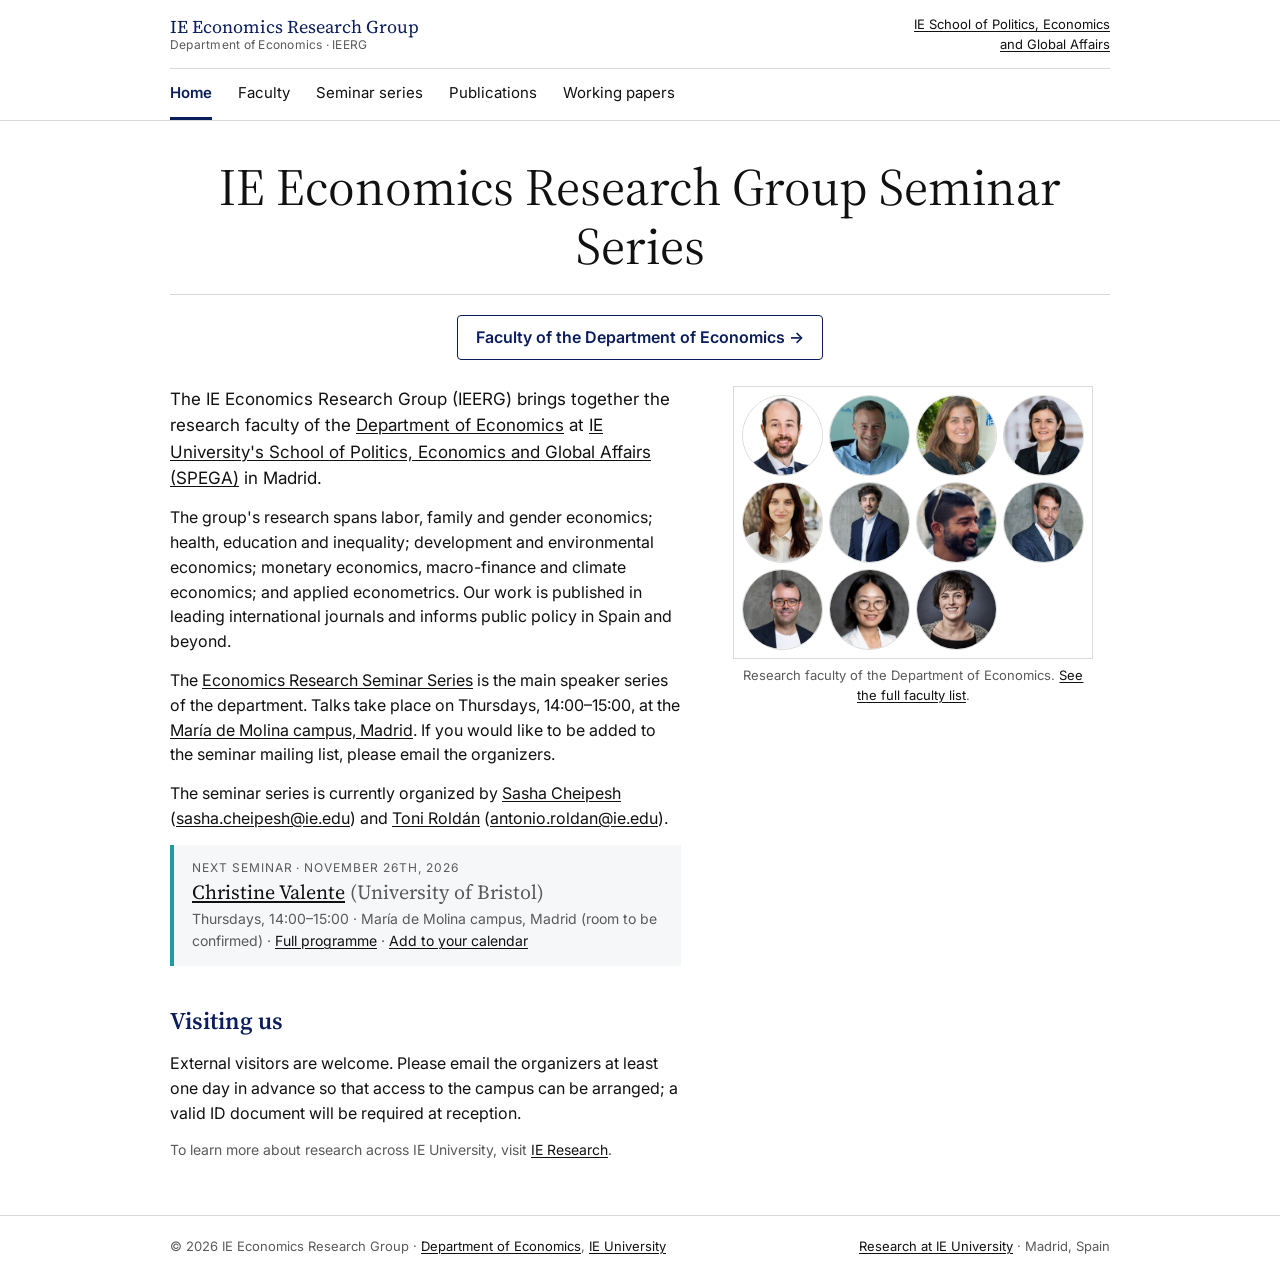
<file: docs/index.html>
<!DOCTYPE html>
<html lang="en">
<head>
<meta charset="utf-8">
<meta name="viewport" content="width=device-width, initial-scale=1">
<title>IE Economics Research Group | Department of Economics, IE University, Madrid</title>
<meta name="description" content="Research group and seminar series of the Department of Economics at IE University (IE School of Politics, Economics and Global Affairs), Madrid. Faculty, weekly economics seminars, publications and working papers.">
<meta name="keywords" content="economics, IE University, Department of Economics, economics department IE, IE SPEGA, economics seminar Madrid, economics research Madrid, IEERG">
<meta name="robots" content="index, follow">
<link rel="canonical" href="https://ieerg.github.io/">
<meta property="og:type" content="website">
<meta property="og:site_name" content="IE Economics Research Group">
<meta property="og:title" content="IE Economics Research Group | Department of Economics, IE University, Madrid">
<meta property="og:description" content="Research group and seminar series of the Department of Economics at IE University (IE School of Politics, Economics and Global Affairs), Madrid. Faculty, weekly economics seminars, publications and working papers.">
<meta property="og:url" content="https://ieerg.github.io/">
<meta property="og:image" content="https://ieerg.github.io/img/faculty-montage.jpg">
<meta name="twitter:card" content="summary">
<script type="application/ld+json">{"@context": "https://schema.org", "@type": "ResearchOrganization", "name": "IE Economics Research Group (IEERG)", "alternateName": ["IEERG", "Department of Economics, IE University", "IE University Economics Department"], "url": "https://ieerg.github.io/", "description": "Research group and seminar series of the Department of Economics at IE University (IE School of Politics, Economics and Global Affairs), Madrid. Faculty, weekly economics seminars, publications and working papers.", "parentOrganization": {"@type": "CollegeOrUniversity", "name": "IE University", "department": {"@type": "Organization", "name": "IE School of Politics, Economics and Global Affairs", "url": "https://www.ie.edu/school-politics-economics-global-affairs/"}, "url": "https://www.ie.edu/"}, "address": {"@type": "PostalAddress", "addressLocality": "Madrid", "addressCountry": "ES"}, "member": [{"@type": "Person", "name": "Galo Nuño Barrau", "url": "https://www.galonuno.com/", "jobTitle": "Full Professor", "affiliation": "IE University"}, {"@type": "Person", "name": "Daniel Fernández Kranz", "url": "https://danielfernandezkranz.com/", "jobTitle": "Associate Professor", "affiliation": "IE University"}, {"@type": "Person", "name": "Liliana Gelabert", "url": "https://sites.google.com/view/lilianagelabert/home", "jobTitle": "Associate Professor", "affiliation": "IE University"}, {"@type": "Person", "name": "Patricia Gabaldón", "url": "https://www.ie.edu/university/about/faculty/patricia-gabaldon-quinones/", "jobTitle": "Associate Professor", "affiliation": "IE University"}, {"@type": "Person", "name": "Sasha Cheipesh", "url": "https://oleksandracheipesh.github.io/ocheipesh.github.io/", "jobTitle": "Postdoctoral Fellow", "affiliation": "IE University"}, {"@type": "Person", "name": "Toni Roldán", "url": "https://www.toniroldan.eu/", "jobTitle": "Assistant Professor", "affiliation": "IE University"}, {"@type": "Person", "name": "Lorenzo Sileci", "url": "https://www.lorenzosileci.com", "jobTitle": "Assistant Professor", "affiliation": "IE University"}, {"@type": "Person", "name": "Mattia Fracchia", "url": "https://mattiafracchia.com/", "jobTitle": "Assistant Professor", "affiliation": "IE University"}, {"@type": "Person", "name": "Ghassane Benmir", "url": "https://ghassanebenmir.com/", "jobTitle": "Assistant Professor", "affiliation": "IE University"}, {"@type": "Person", "name": "Siqi Wei", "url": "https://sites.google.com/cemfi.edu.es/siqiwei/", "jobTitle": "Assistant Professor", "affiliation": "IE University"}, {"@type": "Person", "name": "Ainara González de San Román", "url": "https://sites.google.com/faculty.ie.edu/ainaragonzalezdesanroman", "jobTitle": "Assistant Professor", "affiliation": "IE University"}], "knowsAbout": ["Economics", "Monetary economics", "Labor economics", "Health economics", "Development economics", "Environmental economics", "Econometrics"]}</script>
<link rel="preconnect" href="https://fonts.googleapis.com">
<link href="https://fonts.googleapis.com/css2?family=Source+Serif+4:wght@400;600&family=Inter:wght@400;600&display=swap" rel="stylesheet">
<link rel="stylesheet" href="style.css?v=e828fdf0">
</head>
<body>
<header class="top">
  <div class="wrap">
    <div class="topbar">
      <a class="brand" href="index.html">
        <span class="name">IE Economics Research Group<small>Department of Economics · IEERG</small></span>
      </a>
      <div class="school-link"><a href="https://www.ie.edu/school-politics-economics-global-affairs/" target="_blank" rel="noopener">IE School of Politics, Economics and Global Affairs</a></div>
    </div>
    <nav class="main"><ul><li><a href="index.html" class="active">Home</a></li><li><a href="faculty.html">Faculty</a></li><li><a href="seminars.html">Seminar series</a></li><li><a href="publications.html">Publications</a></li><li><a href="working-papers.html">Working papers</a></li></ul></nav>
  </div>
</header>
<main>
  <div class="wrap">

    <h1 class="page-title">IE Economics Research Group Seminar Series</h1>
    <hr>
    <p class="faculty-link"><a href="https://www.ie.edu/school-politics-economics-global-affairs/faculty/?FACULTY_CATEGORY=17173&ACADEMIC_AREA=17166&page=1" target="_blank" rel="noopener">Faculty of the Department of Economics &rarr;</a></p>
    <div class="home-grid">
      <div>
        <p class="lead">The IE Economics Research Group (IEERG) brings together the research faculty of the
        <a href="https://www.ie.edu/economics/" target="_blank" rel="noopener">Department of Economics</a> at
        <a href="https://www.ie.edu/school-politics-economics-global-affairs/" target="_blank" rel="noopener">IE University's School of Politics, Economics and Global Affairs (SPEGA)</a>
        in Madrid.</p>
        <p>The group&#x27;s research spans labor, family and gender economics; health, education and inequality; development and environmental economics; monetary economics, macro-finance and climate economics; and applied econometrics. Our work is published in leading international journals and informs public policy in Spain and beyond.</p>
        <p>The <a href="seminars.html">Economics Research Seminar Series</a> is the main speaker series of the department.
        Talks take place on Thursdays, 14:00–15:00, at the <a href="https://www.ie.edu/university/about/study-in-madrid/" target="_blank" rel="noopener">María de Molina campus, Madrid</a>.
        If you would like to be added to the seminar mailing list, please email the organizers.</p>
        <p>The seminar series is currently organized by <a href="https://oleksandracheipesh.github.io/ocheipesh.github.io/" target="_blank" rel="noopener">Sasha Cheipesh</a> (<a href="mailto:sasha.cheipesh@ie.edu">sasha.cheipesh@ie.edu</a>) and <a href="https://www.toniroldan.eu/" target="_blank" rel="noopener">Toni Roldán</a> (<a href="mailto:antonio.roldan@ie.edu">antonio.roldan@ie.edu</a>).</p>
        
      <div class="next-talk">
        <div class="label">Next seminar · November 26th, 2026</div>
        <div class="who"><a href="https://www.christinevalente.com/" target="_blank" rel="noopener">Christine Valente</a> <span class="muted">(University of Bristol)</span></div>
        
        <div class="note">Thursdays, 14:00–15:00 · María de Molina campus, Madrid (room to be confirmed) · <a href="seminars.html">Full programme</a> · <a href="seminars.html#subscribe">Add to your calendar</a></div>
      </div>
        <h2>Visiting us</h2>
        <p>External visitors are welcome. Please email the organizers at least one day in advance so that access to the campus can be arranged; a valid ID document will be required at reception.</p>
        <p class="note">To learn more about research across IE University, visit <a href="https://www.ie.edu/research/" target="_blank" rel="noopener">IE Research</a>.</p>
      </div>
      <figure>
        <div class="montage"><a href="https://www.galonuno.com/" target="_blank" rel="noopener" title="Galo Nuño Barrau"><img src="img/galo-nuno-barrau.jpg" alt="Galo Nuño Barrau"></a><a href="https://danielfernandezkranz.com/" target="_blank" rel="noopener" title="Daniel Fernández Kranz"><img src="img/daniel-fernandez-kranz.jpg" alt="Daniel Fernández Kranz"></a><a href="https://sites.google.com/view/lilianagelabert/home" target="_blank" rel="noopener" title="Liliana Gelabert"><img src="img/liliana-gelabert.jpg" alt="Liliana Gelabert"></a><a href="https://www.ie.edu/university/about/faculty/patricia-gabaldon-quinones/" target="_blank" rel="noopener" title="Patricia Gabaldón"><img src="img/patricia-gabaldon.jpg" alt="Patricia Gabaldón"></a><a href="https://oleksandracheipesh.github.io/ocheipesh.github.io/" target="_blank" rel="noopener" title="Sasha Cheipesh"><img src="img/sasha-cheipesh.jpg" alt="Sasha Cheipesh"></a><a href="https://www.toniroldan.eu/" target="_blank" rel="noopener" title="Toni Roldán"><img src="img/toni-roldan.jpg" alt="Toni Roldán"></a><a href="https://www.lorenzosileci.com" target="_blank" rel="noopener" title="Lorenzo Sileci"><img src="img/lorenzo-sileci.jpg" alt="Lorenzo Sileci"></a><a href="https://mattiafracchia.com/" target="_blank" rel="noopener" title="Mattia Fracchia"><img src="img/mattia-fracchia.jpg" alt="Mattia Fracchia"></a><a href="https://ghassanebenmir.com/" target="_blank" rel="noopener" title="Ghassane Benmir"><img src="img/ghassane-benmir.jpg" alt="Ghassane Benmir"></a><a href="https://sites.google.com/cemfi.edu.es/siqiwei/" target="_blank" rel="noopener" title="Siqi Wei"><img src="img/siqi-wei.jpg" alt="Siqi Wei"></a><a href="https://sites.google.com/faculty.ie.edu/ainaragonzalezdesanroman" target="_blank" rel="noopener" title="Ainara González de San Román"><img src="img/ainara-gonzalez-de-san-roman.jpg" alt="Ainara González de San Román"></a></div>
        <figcaption>Research faculty of the Department of Economics. <a href="https://www.ie.edu/school-politics-economics-global-affairs/faculty/?FACULTY_CATEGORY=17173&ACADEMIC_AREA=17166&page=1" target="_blank" rel="noopener">See the full faculty list</a>.</figcaption>
      </figure>
    </div>

  </div>
</main>
<footer>
  <div class="wrap">
    <span>© 2026 IE Economics Research Group · <a href="https://www.ie.edu/economics/" target="_blank" rel="noopener">Department of Economics</a>, <a href="https://www.ie.edu/school-politics-economics-global-affairs/" target="_blank" rel="noopener">IE University</a></span>
    <span><a href="https://www.ie.edu/research/" target="_blank" rel="noopener">Research at IE University</a> · Madrid, Spain</span>
  </div>
</footer>
</body>
</html>
</file>
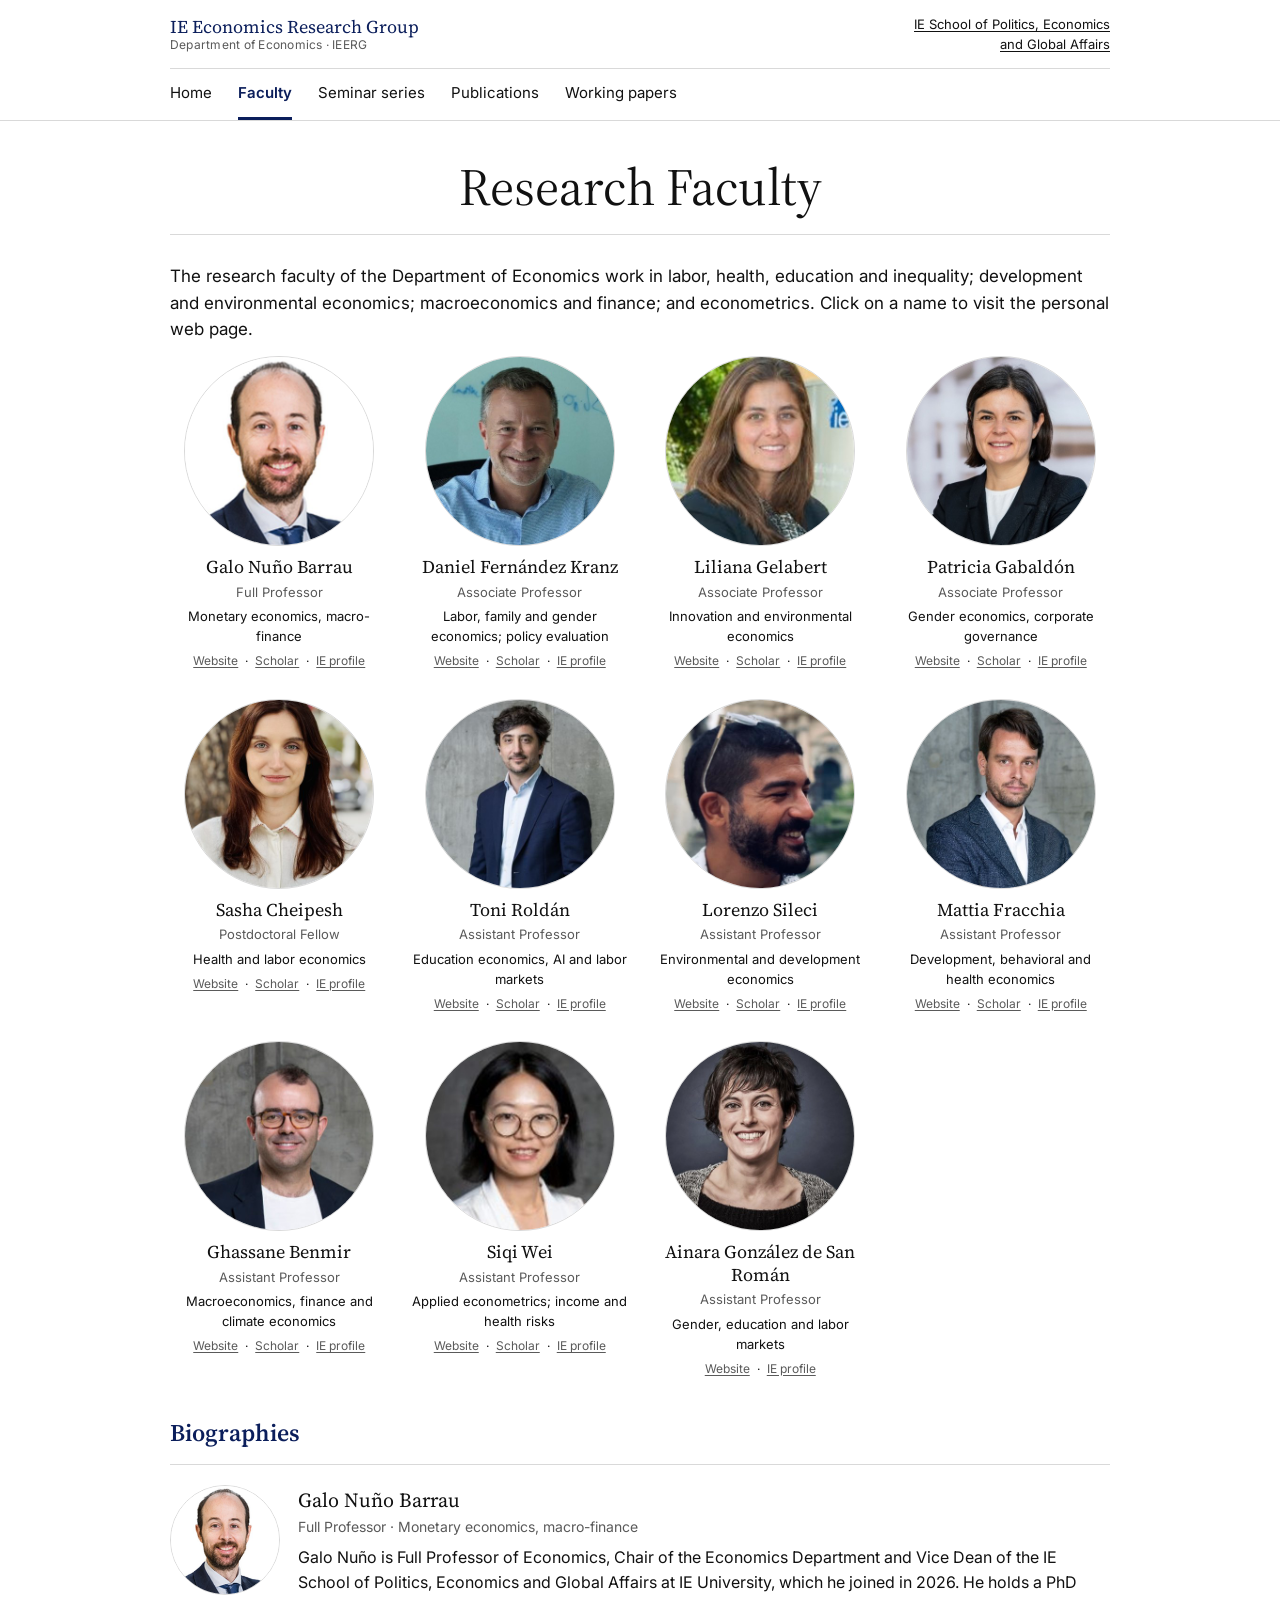
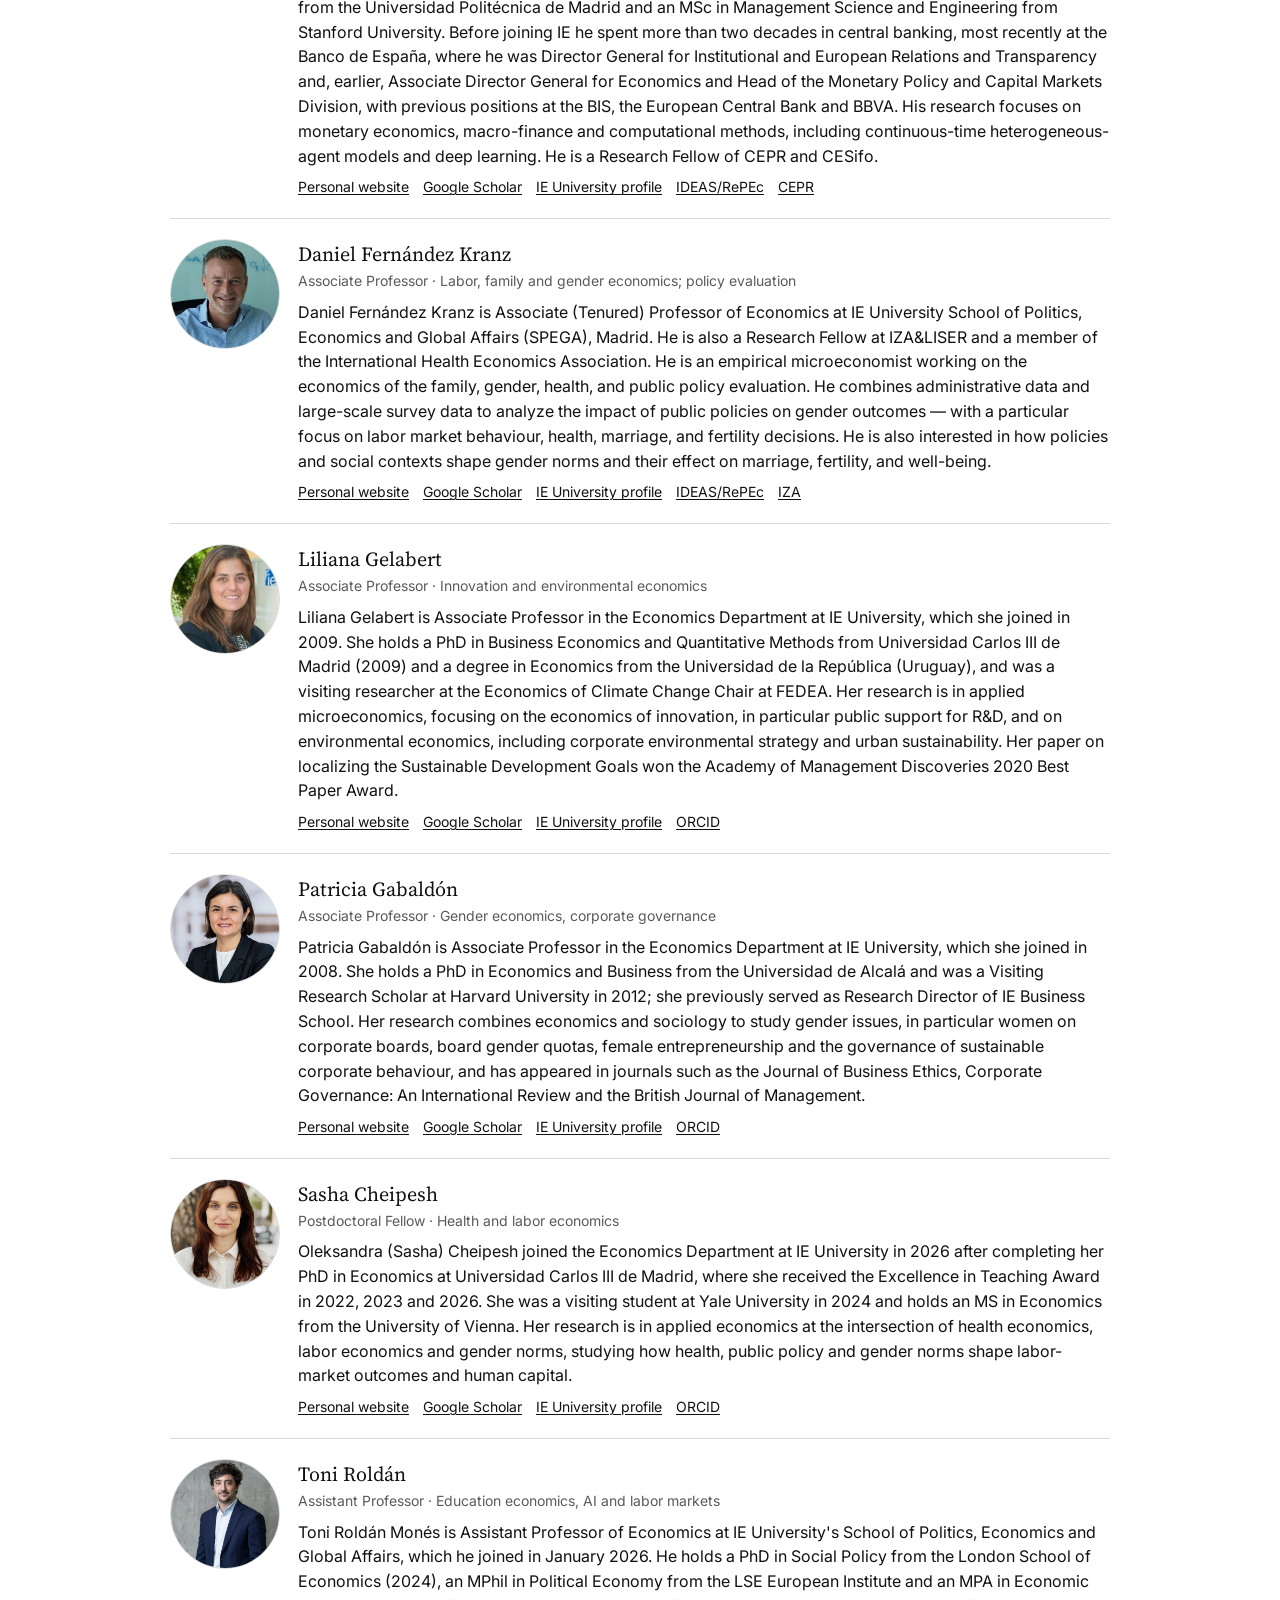
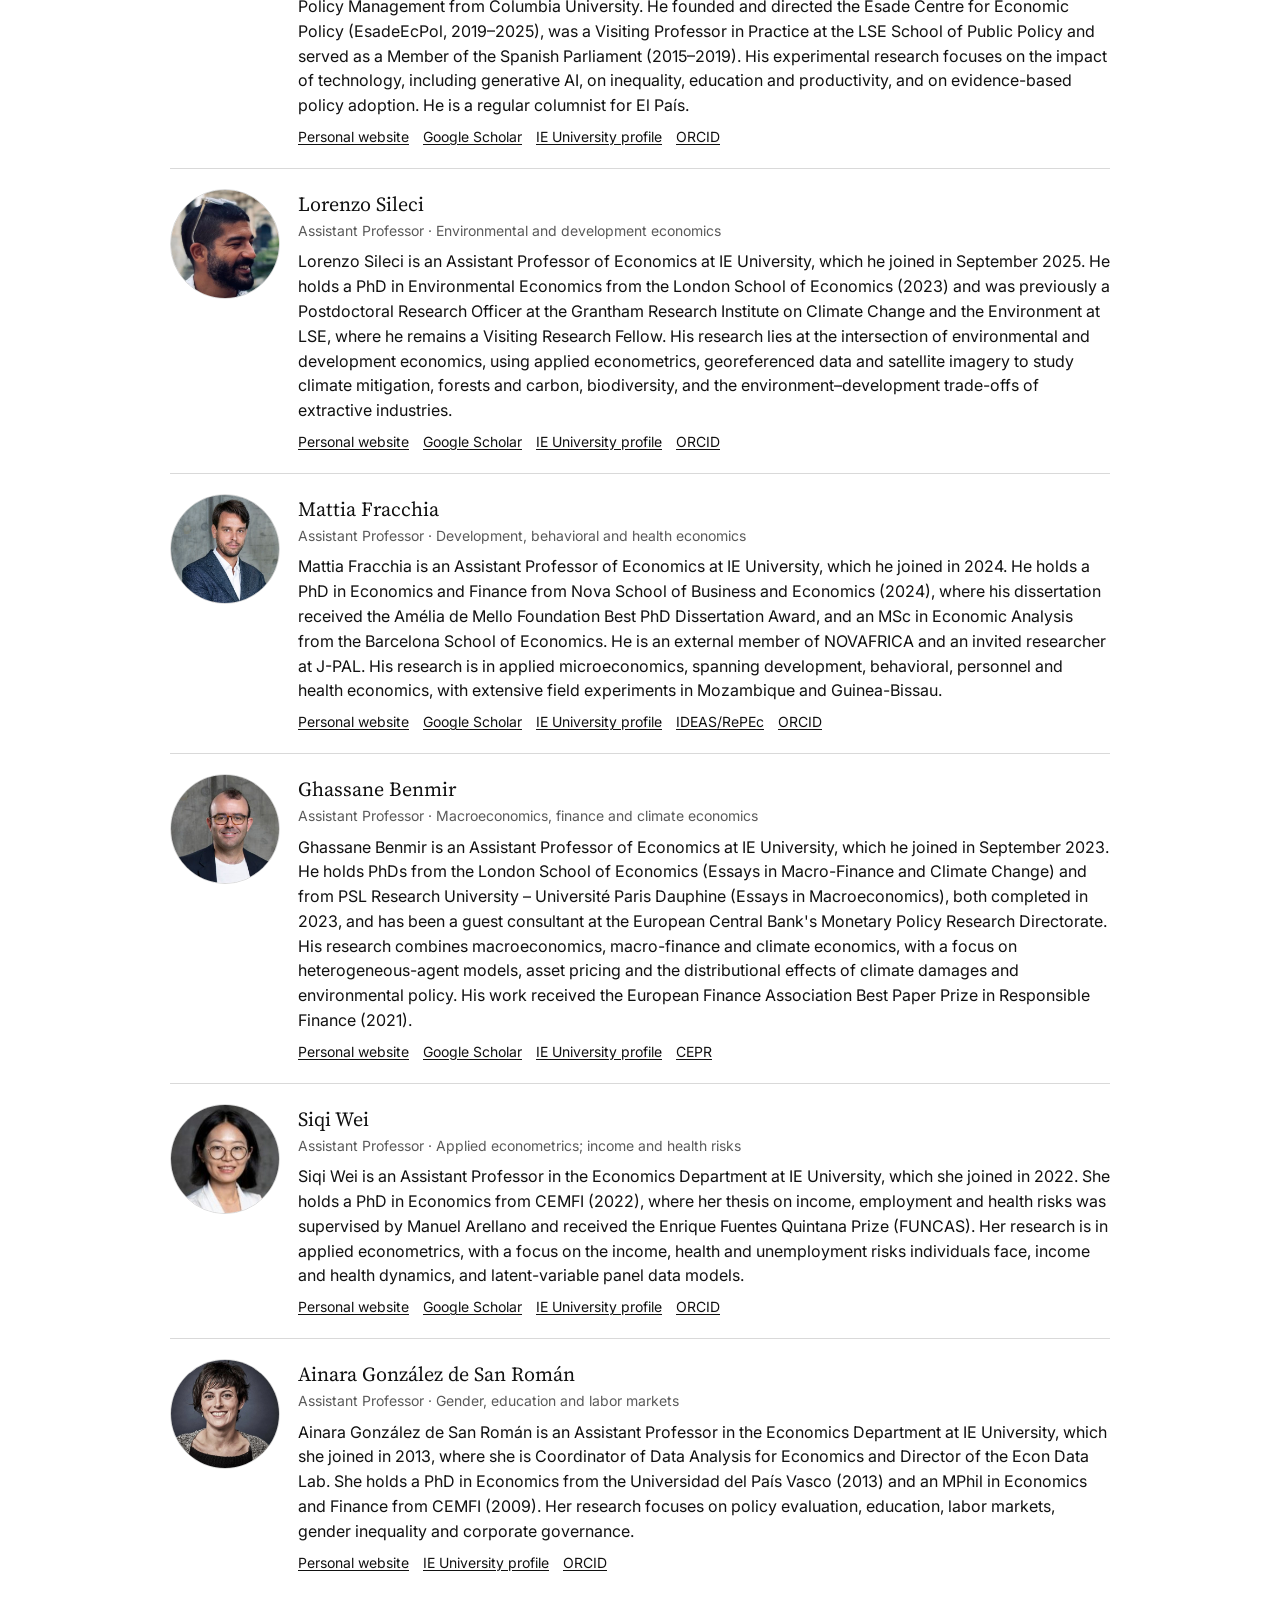
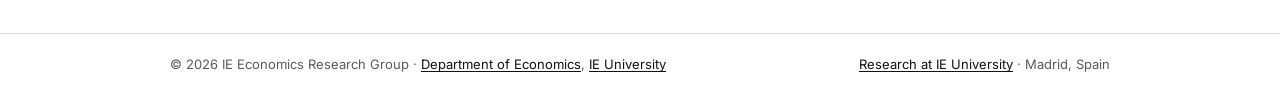
<file: docs/faculty.html>
<!DOCTYPE html>
<html lang="en">
<head>
<meta charset="utf-8">
<meta name="viewport" content="width=device-width, initial-scale=1">
<title>Faculty | Department of Economics, IE University, Madrid</title>
<meta name="description" content="Research faculty of the Department of Economics at IE University, Madrid: profiles, research fields, biographies and links to personal web pages and Google Scholar.">
<meta name="keywords" content="economics, IE University, Department of Economics, economics department IE, IE SPEGA, economics seminar Madrid, economics research Madrid, IEERG">
<meta name="robots" content="index, follow">
<link rel="canonical" href="https://ieerg.github.io/faculty.html">
<meta property="og:type" content="website">
<meta property="og:site_name" content="IE Economics Research Group">
<meta property="og:title" content="Faculty | Department of Economics, IE University, Madrid">
<meta property="og:description" content="Research faculty of the Department of Economics at IE University, Madrid: profiles, research fields, biographies and links to personal web pages and Google Scholar.">
<meta property="og:url" content="https://ieerg.github.io/faculty.html">
<meta property="og:image" content="https://ieerg.github.io/img/faculty-montage.jpg">
<meta name="twitter:card" content="summary">

<link rel="preconnect" href="https://fonts.googleapis.com">
<link href="https://fonts.googleapis.com/css2?family=Source+Serif+4:wght@400;600&family=Inter:wght@400;600&display=swap" rel="stylesheet">
<link rel="stylesheet" href="style.css?v=e828fdf0">
</head>
<body>
<header class="top">
  <div class="wrap">
    <div class="topbar">
      <a class="brand" href="index.html">
        <span class="name">IE Economics Research Group<small>Department of Economics · IEERG</small></span>
      </a>
      <div class="school-link"><a href="https://www.ie.edu/school-politics-economics-global-affairs/" target="_blank" rel="noopener">IE School of Politics, Economics and Global Affairs</a></div>
    </div>
    <nav class="main"><ul><li><a href="index.html">Home</a></li><li><a href="faculty.html" class="active">Faculty</a></li><li><a href="seminars.html">Seminar series</a></li><li><a href="publications.html">Publications</a></li><li><a href="working-papers.html">Working papers</a></li></ul></nav>
  </div>
</header>
<main>
  <div class="wrap">

    <h1 class="page-title">Research Faculty</h1>
    <hr>
    <p class="lead">The research faculty of the Department of Economics work in labor, health, education and inequality;
    development and environmental economics; macroeconomics and finance; and econometrics.
    Click on a name to visit the personal web page.</p>
    <div class="faculty-grid">
      <div class="person">
        <a href="#galo-nuno-barrau"><img src="img/galo-nuno-barrau.jpg" alt="Galo Nuño Barrau"></a>
        <div class="pname"><a href="https://www.galonuno.com/" target="_blank" rel="noopener">Galo Nuño Barrau</a></div>
        <div class="ptitle">Full Professor</div>
        <div class="pfields">Monetary economics, macro-finance</div>
        <div class="plinks"><a href="https://www.galonuno.com/" target="_blank" rel="noopener">Website</a> · <a href="https://scholar.google.com/citations?user=4KNkPi0AAAAJ" target="_blank" rel="noopener">Scholar</a> · <a href="https://www.ie.edu/university/about/faculty/galo-nuno/" target="_blank" rel="noopener">IE profile</a></div>
      </div>
      <div class="person">
        <a href="#daniel-fernandez-kranz"><img src="img/daniel-fernandez-kranz.jpg" alt="Daniel Fernández Kranz"></a>
        <div class="pname"><a href="https://danielfernandezkranz.com/" target="_blank" rel="noopener">Daniel Fernández Kranz</a></div>
        <div class="ptitle">Associate Professor</div>
        <div class="pfields">Labor, family and gender economics; policy evaluation</div>
        <div class="plinks"><a href="https://danielfernandezkranz.com/" target="_blank" rel="noopener">Website</a> · <a href="https://scholar.google.com/citations?user=xUuqxsMAAAAJ" target="_blank" rel="noopener">Scholar</a> · <a href="https://www.ie.edu/university/about/faculty/daniel-fernandez-kranz/" target="_blank" rel="noopener">IE profile</a></div>
      </div>
      <div class="person">
        <a href="#liliana-gelabert"><img src="img/liliana-gelabert.jpg" alt="Liliana Gelabert"></a>
        <div class="pname"><a href="https://sites.google.com/view/lilianagelabert/home" target="_blank" rel="noopener">Liliana Gelabert</a></div>
        <div class="ptitle">Associate Professor</div>
        <div class="pfields">Innovation and environmental economics</div>
        <div class="plinks"><a href="https://sites.google.com/view/lilianagelabert/home" target="_blank" rel="noopener">Website</a> · <a href="https://scholar.google.com/citations?user=EoJ4aTsAAAAJ" target="_blank" rel="noopener">Scholar</a> · <a href="https://www.ie.edu/university/about/faculty/liliana-gelabert-crespo/" target="_blank" rel="noopener">IE profile</a></div>
      </div>
      <div class="person">
        <a href="#patricia-gabaldon"><img src="img/patricia-gabaldon.jpg" alt="Patricia Gabaldón"></a>
        <div class="pname"><a href="https://www.ie.edu/university/about/faculty/patricia-gabaldon-quinones/" target="_blank" rel="noopener">Patricia Gabaldón</a></div>
        <div class="ptitle">Associate Professor</div>
        <div class="pfields">Gender economics, corporate governance</div>
        <div class="plinks"><a href="https://www.ie.edu/university/about/faculty/patricia-gabaldon-quinones/" target="_blank" rel="noopener">Website</a> · <a href="https://scholar.google.com/citations?user=gsyEvekAAAAJ" target="_blank" rel="noopener">Scholar</a> · <a href="https://www.ie.edu/university/about/faculty/patricia-gabaldon-quinones/" target="_blank" rel="noopener">IE profile</a></div>
      </div>
      <div class="person">
        <a href="#sasha-cheipesh"><img src="img/sasha-cheipesh.jpg" alt="Sasha Cheipesh"></a>
        <div class="pname"><a href="https://oleksandracheipesh.github.io/ocheipesh.github.io/" target="_blank" rel="noopener">Sasha Cheipesh</a></div>
        <div class="ptitle">Postdoctoral Fellow</div>
        <div class="pfields">Health and labor economics</div>
        <div class="plinks"><a href="https://oleksandracheipesh.github.io/ocheipesh.github.io/" target="_blank" rel="noopener">Website</a> · <a href="https://scholar.google.com/citations?user=YZ6pmQcAAAAJ" target="_blank" rel="noopener">Scholar</a> · <a href="https://www.ie.edu/university/about/faculty/oleksandra-cheipesh/" target="_blank" rel="noopener">IE profile</a></div>
      </div>
      <div class="person">
        <a href="#toni-roldan"><img src="img/toni-roldan.jpg" alt="Toni Roldán"></a>
        <div class="pname"><a href="https://www.toniroldan.eu/" target="_blank" rel="noopener">Toni Roldán</a></div>
        <div class="ptitle">Assistant Professor</div>
        <div class="pfields">Education economics, AI and labor markets</div>
        <div class="plinks"><a href="https://www.toniroldan.eu/" target="_blank" rel="noopener">Website</a> · <a href="https://scholar.google.com/citations?user=JFBRSPAAAAAJ" target="_blank" rel="noopener">Scholar</a> · <a href="https://www.ie.edu/university/about/faculty/antonio-roldan/" target="_blank" rel="noopener">IE profile</a></div>
      </div>
      <div class="person">
        <a href="#lorenzo-sileci"><img src="img/lorenzo-sileci.jpg" alt="Lorenzo Sileci"></a>
        <div class="pname"><a href="https://www.lorenzosileci.com" target="_blank" rel="noopener">Lorenzo Sileci</a></div>
        <div class="ptitle">Assistant Professor</div>
        <div class="pfields">Environmental and development economics</div>
        <div class="plinks"><a href="https://www.lorenzosileci.com" target="_blank" rel="noopener">Website</a> · <a href="https://scholar.google.com/citations?user=X1mSLvcAAAAJ" target="_blank" rel="noopener">Scholar</a> · <a href="https://www.ie.edu/university/about/faculty/lorenzo-sileci/" target="_blank" rel="noopener">IE profile</a></div>
      </div>
      <div class="person">
        <a href="#mattia-fracchia"><img src="img/mattia-fracchia.jpg" alt="Mattia Fracchia"></a>
        <div class="pname"><a href="https://mattiafracchia.com/" target="_blank" rel="noopener">Mattia Fracchia</a></div>
        <div class="ptitle">Assistant Professor</div>
        <div class="pfields">Development, behavioral and health economics</div>
        <div class="plinks"><a href="https://mattiafracchia.com/" target="_blank" rel="noopener">Website</a> · <a href="https://scholar.google.com/citations?user=XiFFVaMAAAAJ" target="_blank" rel="noopener">Scholar</a> · <a href="https://www.ie.edu/university/about/faculty/mattia-fracchia/" target="_blank" rel="noopener">IE profile</a></div>
      </div>
      <div class="person">
        <a href="#ghassane-benmir"><img src="img/ghassane-benmir.jpg" alt="Ghassane Benmir"></a>
        <div class="pname"><a href="https://ghassanebenmir.com/" target="_blank" rel="noopener">Ghassane Benmir</a></div>
        <div class="ptitle">Assistant Professor</div>
        <div class="pfields">Macroeconomics, finance and climate economics</div>
        <div class="plinks"><a href="https://ghassanebenmir.com/" target="_blank" rel="noopener">Website</a> · <a href="https://scholar.google.com/citations?user=0oTwj2wAAAAJ" target="_blank" rel="noopener">Scholar</a> · <a href="https://www.ie.edu/university/about/faculty/ghassane-benmir/" target="_blank" rel="noopener">IE profile</a></div>
      </div>
      <div class="person">
        <a href="#siqi-wei"><img src="img/siqi-wei.jpg" alt="Siqi Wei"></a>
        <div class="pname"><a href="https://sites.google.com/cemfi.edu.es/siqiwei/" target="_blank" rel="noopener">Siqi Wei</a></div>
        <div class="ptitle">Assistant Professor</div>
        <div class="pfields">Applied econometrics; income and health risks</div>
        <div class="plinks"><a href="https://sites.google.com/cemfi.edu.es/siqiwei/" target="_blank" rel="noopener">Website</a> · <a href="https://scholar.google.com/citations?user=C6JQA3gAAAAJ" target="_blank" rel="noopener">Scholar</a> · <a href="https://www.ie.edu/university/about/faculty/siqi-wei-2/" target="_blank" rel="noopener">IE profile</a></div>
      </div>
      <div class="person">
        <a href="#ainara-gonzalez-de-san-roman"><img src="img/ainara-gonzalez-de-san-roman.jpg" alt="Ainara González de San Román"></a>
        <div class="pname"><a href="https://sites.google.com/faculty.ie.edu/ainaragonzalezdesanroman" target="_blank" rel="noopener">Ainara González de San Román</a></div>
        <div class="ptitle">Assistant Professor</div>
        <div class="pfields">Gender, education and labor markets</div>
        <div class="plinks"><a href="https://sites.google.com/faculty.ie.edu/ainaragonzalezdesanroman" target="_blank" rel="noopener">Website</a> · <a href="https://www.ie.edu/university/about/faculty/ainara-gonzalez-de-san-roman/" target="_blank" rel="noopener">IE profile</a></div>
      </div>
    </div>
    <h2>Biographies</h2>
    <div class="bio-list">
      <div class="bio" id="galo-nuno-barrau">
        <img src="img/galo-nuno-barrau.jpg" alt="Galo Nuño Barrau">
        <div>
          <div class="bname">Galo Nuño Barrau</div>
          <div class="btitle">Full Professor · Monetary economics, macro-finance</div>
          <p>Galo Nuño is Full Professor of Economics, Chair of the Economics Department and Vice Dean of the IE School of Politics, Economics and Global Affairs at IE University, which he joined in 2026. He holds a PhD from the Universidad Politécnica de Madrid and an MSc in Management Science and Engineering from Stanford University. Before joining IE he spent more than two decades in central banking, most recently at the Banco de España, where he was Director General for Institutional and European Relations and Transparency and, earlier, Associate Director General for Economics and Head of the Monetary Policy and Capital Markets Division, with previous positions at the BIS, the European Central Bank and BBVA. His research focuses on monetary economics, macro-finance and computational methods, including continuous-time heterogeneous-agent models and deep learning. He is a Research Fellow of CEPR and CESifo.</p>
          <div class="blinks"><a href="https://www.galonuno.com/" target="_blank" rel="noopener">Personal website</a><a href="https://scholar.google.com/citations?user=4KNkPi0AAAAJ" target="_blank" rel="noopener">Google Scholar</a><a href="https://www.ie.edu/university/about/faculty/galo-nuno/" target="_blank" rel="noopener">IE University profile</a><a href="https://ideas.repec.org/e/pnu38.html" target="_blank" rel="noopener">IDEAS/RePEc</a><a href="https://cepr.org/about/people/galo-nuno" target="_blank" rel="noopener">CEPR</a></div>
        </div>
      </div>
      <div class="bio" id="daniel-fernandez-kranz">
        <img src="img/daniel-fernandez-kranz.jpg" alt="Daniel Fernández Kranz">
        <div>
          <div class="bname">Daniel Fernández Kranz</div>
          <div class="btitle">Associate Professor · Labor, family and gender economics; policy evaluation</div>
          <p>Daniel Fernández Kranz is Associate (Tenured) Professor of Economics at IE University School of Politics, Economics and Global Affairs (SPEGA), Madrid. He is also a Research Fellow at IZA&amp;LISER and a member of the International Health Economics Association. He is an empirical microeconomist working on the economics of the family, gender, health, and public policy evaluation. He combines administrative data and large-scale survey data to analyze the impact of public policies on gender outcomes — with a particular focus on labor market behaviour, health, marriage, and fertility decisions. He is also interested in how policies and social contexts shape gender norms and their effect on marriage, fertility, and well-being.</p>
          <div class="blinks"><a href="https://danielfernandezkranz.com/" target="_blank" rel="noopener">Personal website</a><a href="https://scholar.google.com/citations?user=xUuqxsMAAAAJ" target="_blank" rel="noopener">Google Scholar</a><a href="https://www.ie.edu/university/about/faculty/daniel-fernandez-kranz/" target="_blank" rel="noopener">IE University profile</a><a href="https://ideas.repec.org/f/pfe501.html" target="_blank" rel="noopener">IDEAS/RePEc</a><a href="https://www.iza.org/person/3464/daniel-fernandez-kranz" target="_blank" rel="noopener">IZA</a></div>
        </div>
      </div>
      <div class="bio" id="liliana-gelabert">
        <img src="img/liliana-gelabert.jpg" alt="Liliana Gelabert">
        <div>
          <div class="bname">Liliana Gelabert</div>
          <div class="btitle">Associate Professor · Innovation and environmental economics</div>
          <p>Liliana Gelabert is Associate Professor in the Economics Department at IE University, which she joined in 2009. She holds a PhD in Business Economics and Quantitative Methods from Universidad Carlos III de Madrid (2009) and a degree in Economics from the Universidad de la República (Uruguay), and was a visiting researcher at the Economics of Climate Change Chair at FEDEA. Her research is in applied microeconomics, focusing on the economics of innovation, in particular public support for R&amp;D, and on environmental economics, including corporate environmental strategy and urban sustainability. Her paper on localizing the Sustainable Development Goals won the Academy of Management Discoveries 2020 Best Paper Award.</p>
          <div class="blinks"><a href="https://sites.google.com/view/lilianagelabert/home" target="_blank" rel="noopener">Personal website</a><a href="https://scholar.google.com/citations?user=EoJ4aTsAAAAJ" target="_blank" rel="noopener">Google Scholar</a><a href="https://www.ie.edu/university/about/faculty/liliana-gelabert-crespo/" target="_blank" rel="noopener">IE University profile</a><a href="https://orcid.org/0000-0003-4822-0128" target="_blank" rel="noopener">ORCID</a></div>
        </div>
      </div>
      <div class="bio" id="patricia-gabaldon">
        <img src="img/patricia-gabaldon.jpg" alt="Patricia Gabaldón">
        <div>
          <div class="bname">Patricia Gabaldón</div>
          <div class="btitle">Associate Professor · Gender economics, corporate governance</div>
          <p>Patricia Gabaldón is Associate Professor in the Economics Department at IE University, which she joined in 2008. She holds a PhD in Economics and Business from the Universidad de Alcalá and was a Visiting Research Scholar at Harvard University in 2012; she previously served as Research Director of IE Business School. Her research combines economics and sociology to study gender issues, in particular women on corporate boards, board gender quotas, female entrepreneurship and the governance of sustainable corporate behaviour, and has appeared in journals such as the Journal of Business Ethics, Corporate Governance: An International Review and the British Journal of Management.</p>
          <div class="blinks"><a href="https://www.ie.edu/university/about/faculty/patricia-gabaldon-quinones/" target="_blank" rel="noopener">Personal website</a><a href="https://scholar.google.com/citations?user=gsyEvekAAAAJ" target="_blank" rel="noopener">Google Scholar</a><a href="https://www.ie.edu/university/about/faculty/patricia-gabaldon-quinones/" target="_blank" rel="noopener">IE University profile</a><a href="https://orcid.org/0000-0002-7443-2661" target="_blank" rel="noopener">ORCID</a></div>
        </div>
      </div>
      <div class="bio" id="sasha-cheipesh">
        <img src="img/sasha-cheipesh.jpg" alt="Sasha Cheipesh">
        <div>
          <div class="bname">Sasha Cheipesh</div>
          <div class="btitle">Postdoctoral Fellow · Health and labor economics</div>
          <p>Oleksandra (Sasha) Cheipesh joined the Economics Department at IE University in 2026 after completing her PhD in Economics at Universidad Carlos III de Madrid, where she received the Excellence in Teaching Award in 2022, 2023 and 2026. She was a visiting student at Yale University in 2024 and holds an MS in Economics from the University of Vienna. Her research is in applied economics at the intersection of health economics, labor economics and gender norms, studying how health, public policy and gender norms shape labor-market outcomes and human capital.</p>
          <div class="blinks"><a href="https://oleksandracheipesh.github.io/ocheipesh.github.io/" target="_blank" rel="noopener">Personal website</a><a href="https://scholar.google.com/citations?user=YZ6pmQcAAAAJ" target="_blank" rel="noopener">Google Scholar</a><a href="https://www.ie.edu/university/about/faculty/oleksandra-cheipesh/" target="_blank" rel="noopener">IE University profile</a><a href="https://orcid.org/0000-0001-8873-4356" target="_blank" rel="noopener">ORCID</a></div>
        </div>
      </div>
      <div class="bio" id="toni-roldan">
        <img src="img/toni-roldan.jpg" alt="Toni Roldán">
        <div>
          <div class="bname">Toni Roldán</div>
          <div class="btitle">Assistant Professor · Education economics, AI and labor markets</div>
          <p>Toni Roldán Monés is Assistant Professor of Economics at IE University&#x27;s School of Politics, Economics and Global Affairs, which he joined in January 2026. He holds a PhD in Social Policy from the London School of Economics (2024), an MPhil in Political Economy from the LSE European Institute and an MPA in Economic Policy Management from Columbia University. He founded and directed the Esade Centre for Economic Policy (EsadeEcPol, 2019–2025), was a Visiting Professor in Practice at the LSE School of Public Policy and served as a Member of the Spanish Parliament (2015–2019). His experimental research focuses on the impact of technology, including generative AI, on inequality, education and productivity, and on evidence-based policy adoption. He is a regular columnist for El País.</p>
          <div class="blinks"><a href="https://www.toniroldan.eu/" target="_blank" rel="noopener">Personal website</a><a href="https://scholar.google.com/citations?user=JFBRSPAAAAAJ" target="_blank" rel="noopener">Google Scholar</a><a href="https://www.ie.edu/university/about/faculty/antonio-roldan/" target="_blank" rel="noopener">IE University profile</a><a href="https://orcid.org/0009-0006-7535-1747" target="_blank" rel="noopener">ORCID</a></div>
        </div>
      </div>
      <div class="bio" id="lorenzo-sileci">
        <img src="img/lorenzo-sileci.jpg" alt="Lorenzo Sileci">
        <div>
          <div class="bname">Lorenzo Sileci</div>
          <div class="btitle">Assistant Professor · Environmental and development economics</div>
          <p>Lorenzo Sileci is an Assistant Professor of Economics at IE University, which he joined in September 2025. He holds a PhD in Environmental Economics from the London School of Economics (2023) and was previously a Postdoctoral Research Officer at the Grantham Research Institute on Climate Change and the Environment at LSE, where he remains a Visiting Research Fellow. His research lies at the intersection of environmental and development economics, using applied econometrics, georeferenced data and satellite imagery to study climate mitigation, forests and carbon, biodiversity, and the environment–development trade-offs of extractive industries.</p>
          <div class="blinks"><a href="https://www.lorenzosileci.com" target="_blank" rel="noopener">Personal website</a><a href="https://scholar.google.com/citations?user=X1mSLvcAAAAJ" target="_blank" rel="noopener">Google Scholar</a><a href="https://www.ie.edu/university/about/faculty/lorenzo-sileci/" target="_blank" rel="noopener">IE University profile</a><a href="https://orcid.org/0000-0003-4110-9427" target="_blank" rel="noopener">ORCID</a></div>
        </div>
      </div>
      <div class="bio" id="mattia-fracchia">
        <img src="img/mattia-fracchia.jpg" alt="Mattia Fracchia">
        <div>
          <div class="bname">Mattia Fracchia</div>
          <div class="btitle">Assistant Professor · Development, behavioral and health economics</div>
          <p>Mattia Fracchia is an Assistant Professor of Economics at IE University, which he joined in 2024. He holds a PhD in Economics and Finance from Nova School of Business and Economics (2024), where his dissertation received the Amélia de Mello Foundation Best PhD Dissertation Award, and an MSc in Economic Analysis from the Barcelona School of Economics. He is an external member of NOVAFRICA and an invited researcher at J-PAL. His research is in applied microeconomics, spanning development, behavioral, personnel and health economics, with extensive field experiments in Mozambique and Guinea-Bissau.</p>
          <div class="blinks"><a href="https://mattiafracchia.com/" target="_blank" rel="noopener">Personal website</a><a href="https://scholar.google.com/citations?user=XiFFVaMAAAAJ" target="_blank" rel="noopener">Google Scholar</a><a href="https://www.ie.edu/university/about/faculty/mattia-fracchia/" target="_blank" rel="noopener">IE University profile</a><a href="https://ideas.repec.org/f/pfr429.html" target="_blank" rel="noopener">IDEAS/RePEc</a><a href="https://orcid.org/0000-0002-5365-9613" target="_blank" rel="noopener">ORCID</a></div>
        </div>
      </div>
      <div class="bio" id="ghassane-benmir">
        <img src="img/ghassane-benmir.jpg" alt="Ghassane Benmir">
        <div>
          <div class="bname">Ghassane Benmir</div>
          <div class="btitle">Assistant Professor · Macroeconomics, finance and climate economics</div>
          <p>Ghassane Benmir is an Assistant Professor of Economics at IE University, which he joined in September 2023. He holds PhDs from the London School of Economics (Essays in Macro-Finance and Climate Change) and from PSL Research University – Université Paris Dauphine (Essays in Macroeconomics), both completed in 2023, and has been a guest consultant at the European Central Bank&#x27;s Monetary Policy Research Directorate. His research combines macroeconomics, macro-finance and climate economics, with a focus on heterogeneous-agent models, asset pricing and the distributional effects of climate damages and environmental policy. His work received the European Finance Association Best Paper Prize in Responsible Finance (2021).</p>
          <div class="blinks"><a href="https://ghassanebenmir.com/" target="_blank" rel="noopener">Personal website</a><a href="https://scholar.google.com/citations?user=0oTwj2wAAAAJ" target="_blank" rel="noopener">Google Scholar</a><a href="https://www.ie.edu/university/about/faculty/ghassane-benmir/" target="_blank" rel="noopener">IE University profile</a><a href="https://cepr.org/about/people/benmir-ghassane" target="_blank" rel="noopener">CEPR</a></div>
        </div>
      </div>
      <div class="bio" id="siqi-wei">
        <img src="img/siqi-wei.jpg" alt="Siqi Wei">
        <div>
          <div class="bname">Siqi Wei</div>
          <div class="btitle">Assistant Professor · Applied econometrics; income and health risks</div>
          <p>Siqi Wei is an Assistant Professor in the Economics Department at IE University, which she joined in 2022. She holds a PhD in Economics from CEMFI (2022), where her thesis on income, employment and health risks was supervised by Manuel Arellano and received the Enrique Fuentes Quintana Prize (FUNCAS). Her research is in applied econometrics, with a focus on the income, health and unemployment risks individuals face, income and health dynamics, and latent-variable panel data models.</p>
          <div class="blinks"><a href="https://sites.google.com/cemfi.edu.es/siqiwei/" target="_blank" rel="noopener">Personal website</a><a href="https://scholar.google.com/citations?user=C6JQA3gAAAAJ" target="_blank" rel="noopener">Google Scholar</a><a href="https://www.ie.edu/university/about/faculty/siqi-wei-2/" target="_blank" rel="noopener">IE University profile</a><a href="https://orcid.org/0000-0002-8048-3609" target="_blank" rel="noopener">ORCID</a></div>
        </div>
      </div>
      <div class="bio" id="ainara-gonzalez-de-san-roman">
        <img src="img/ainara-gonzalez-de-san-roman.jpg" alt="Ainara González de San Román">
        <div>
          <div class="bname">Ainara González de San Román</div>
          <div class="btitle">Assistant Professor · Gender, education and labor markets</div>
          <p>Ainara González de San Román is an Assistant Professor in the Economics Department at IE University, which she joined in 2013, where she is Coordinator of Data Analysis for Economics and Director of the Econ Data Lab. She holds a PhD in Economics from the Universidad del País Vasco (2013) and an MPhil in Economics and Finance from CEMFI (2009). Her research focuses on policy evaluation, education, labor markets, gender inequality and corporate governance.</p>
          <div class="blinks"><a href="https://sites.google.com/faculty.ie.edu/ainaragonzalezdesanroman" target="_blank" rel="noopener">Personal website</a><a href="https://www.ie.edu/university/about/faculty/ainara-gonzalez-de-san-roman/" target="_blank" rel="noopener">IE University profile</a><a href="https://orcid.org/0000-0002-1736-5941" target="_blank" rel="noopener">ORCID</a></div>
        </div>
      </div>
    </div>

  </div>
</main>
<footer>
  <div class="wrap">
    <span>© 2026 IE Economics Research Group · <a href="https://www.ie.edu/economics/" target="_blank" rel="noopener">Department of Economics</a>, <a href="https://www.ie.edu/school-politics-economics-global-affairs/" target="_blank" rel="noopener">IE University</a></span>
    <span><a href="https://www.ie.edu/research/" target="_blank" rel="noopener">Research at IE University</a> · Madrid, Spain</span>
  </div>
</footer>
</body>
</html>
</file>
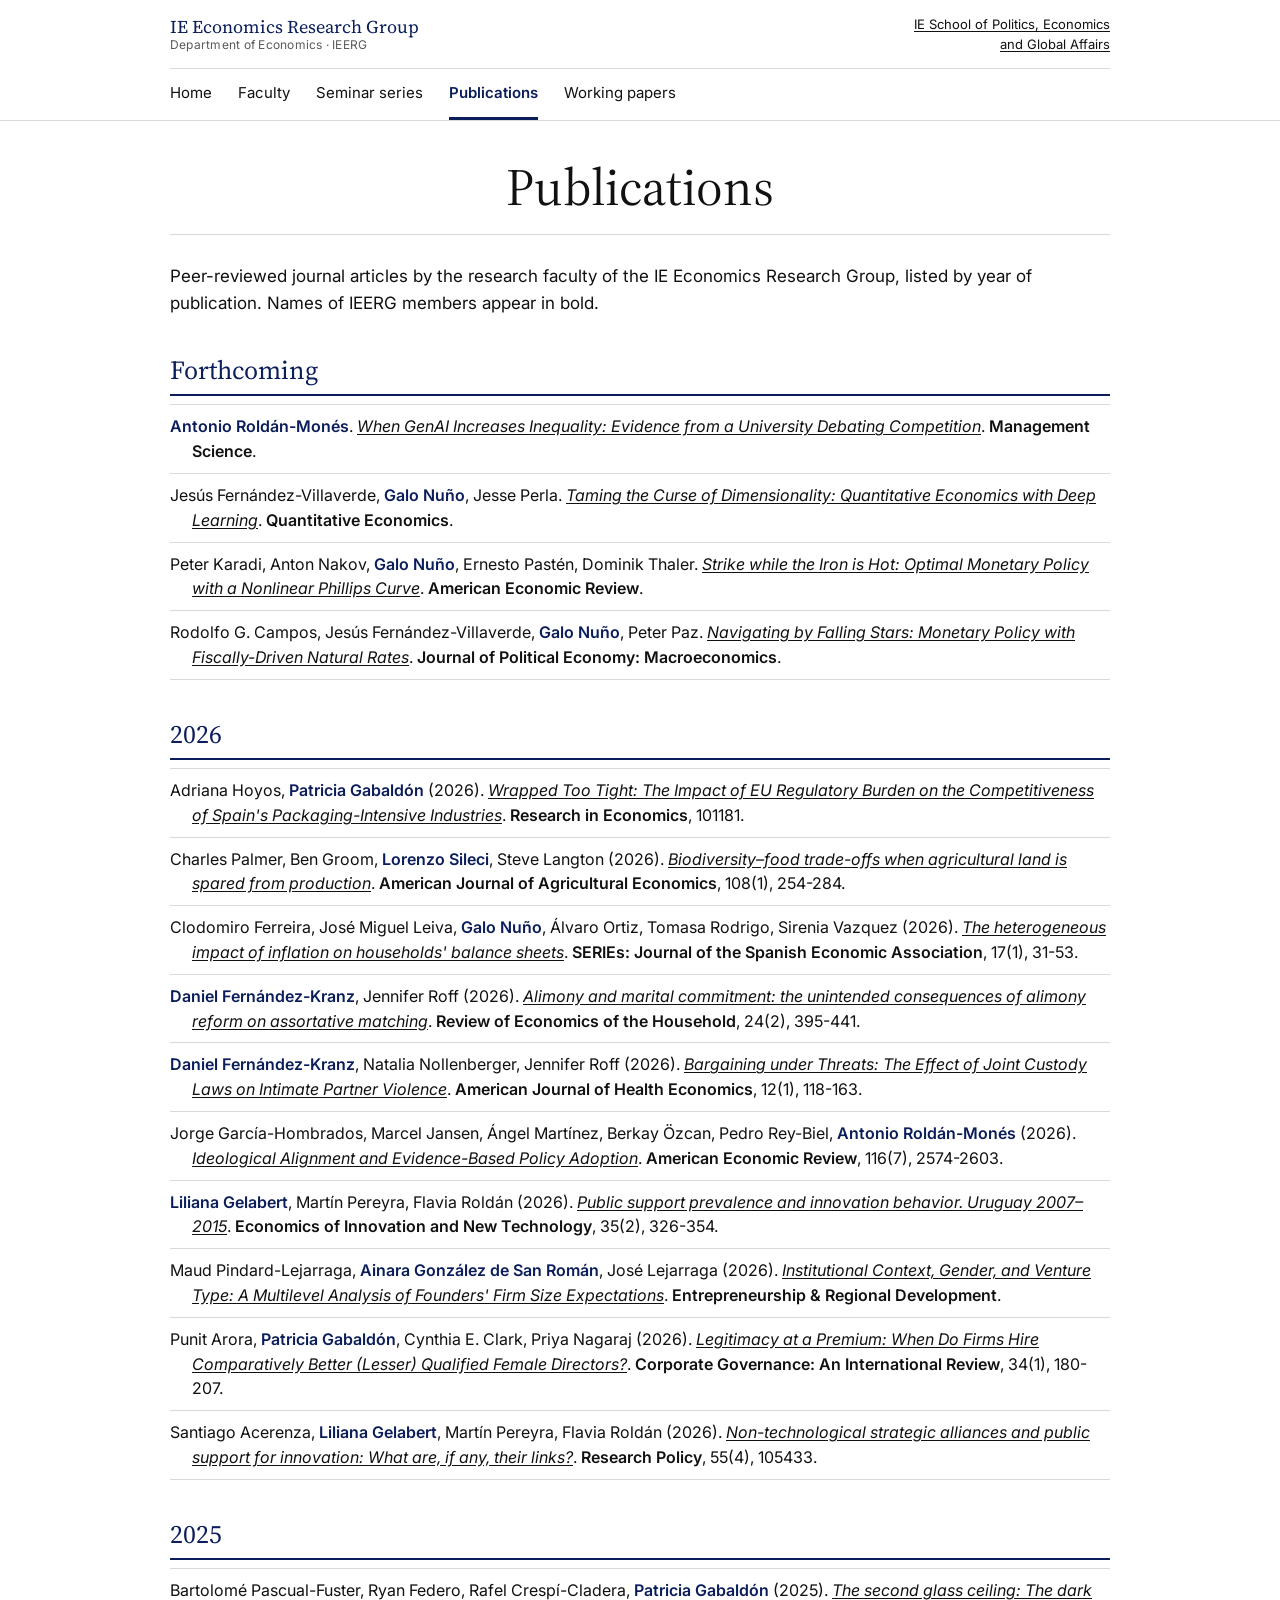
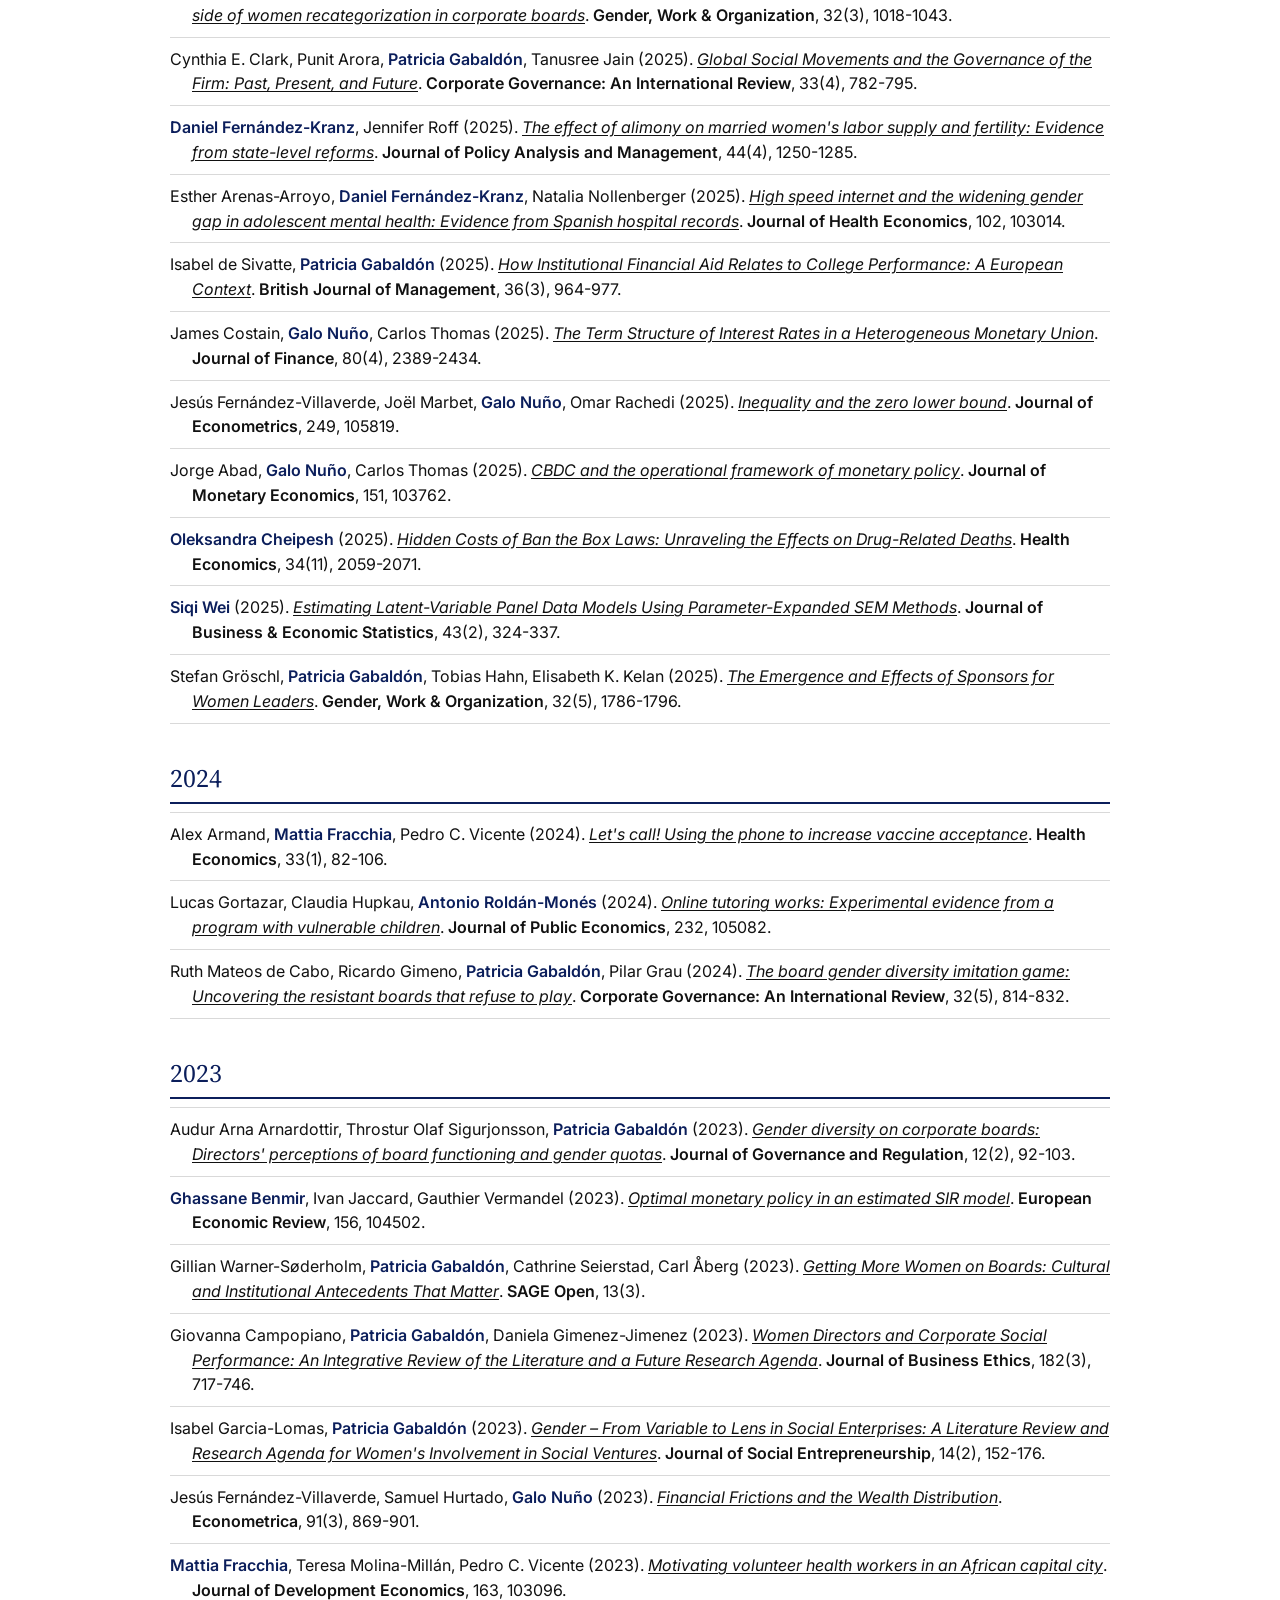
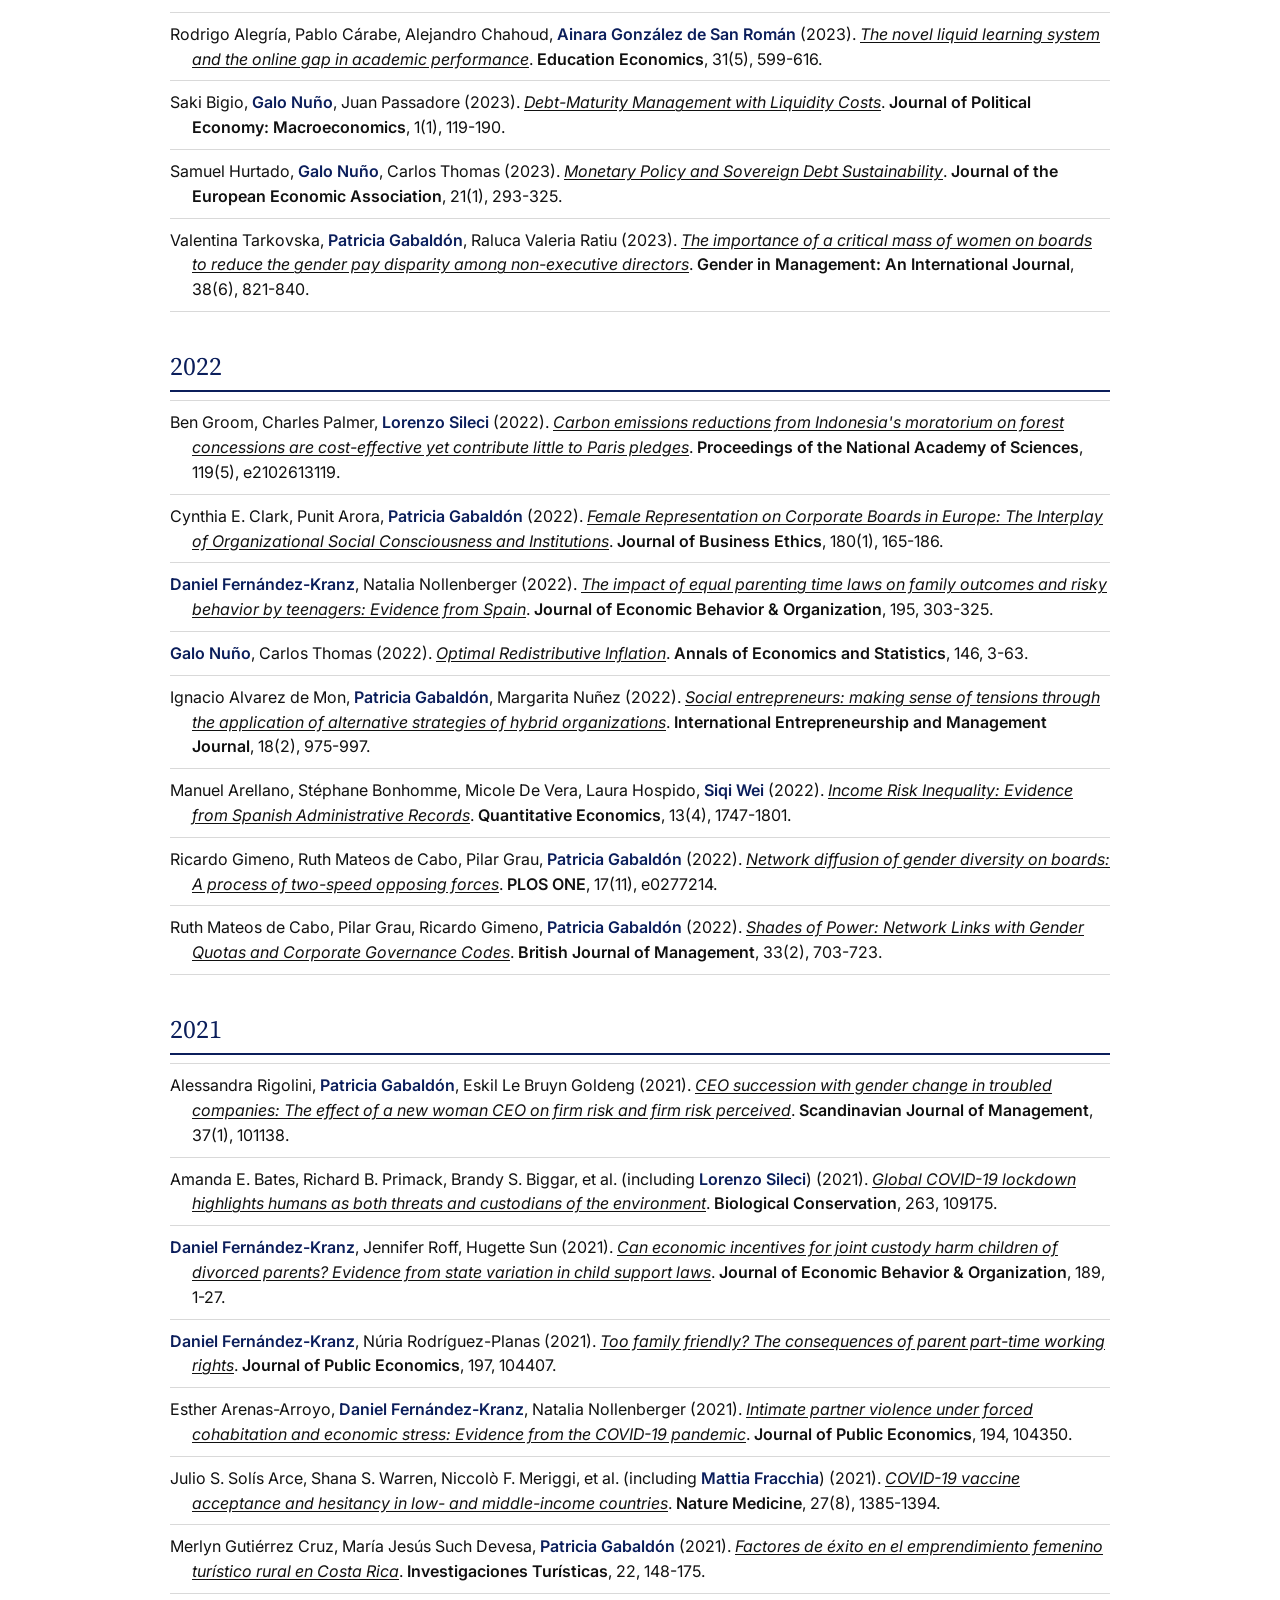
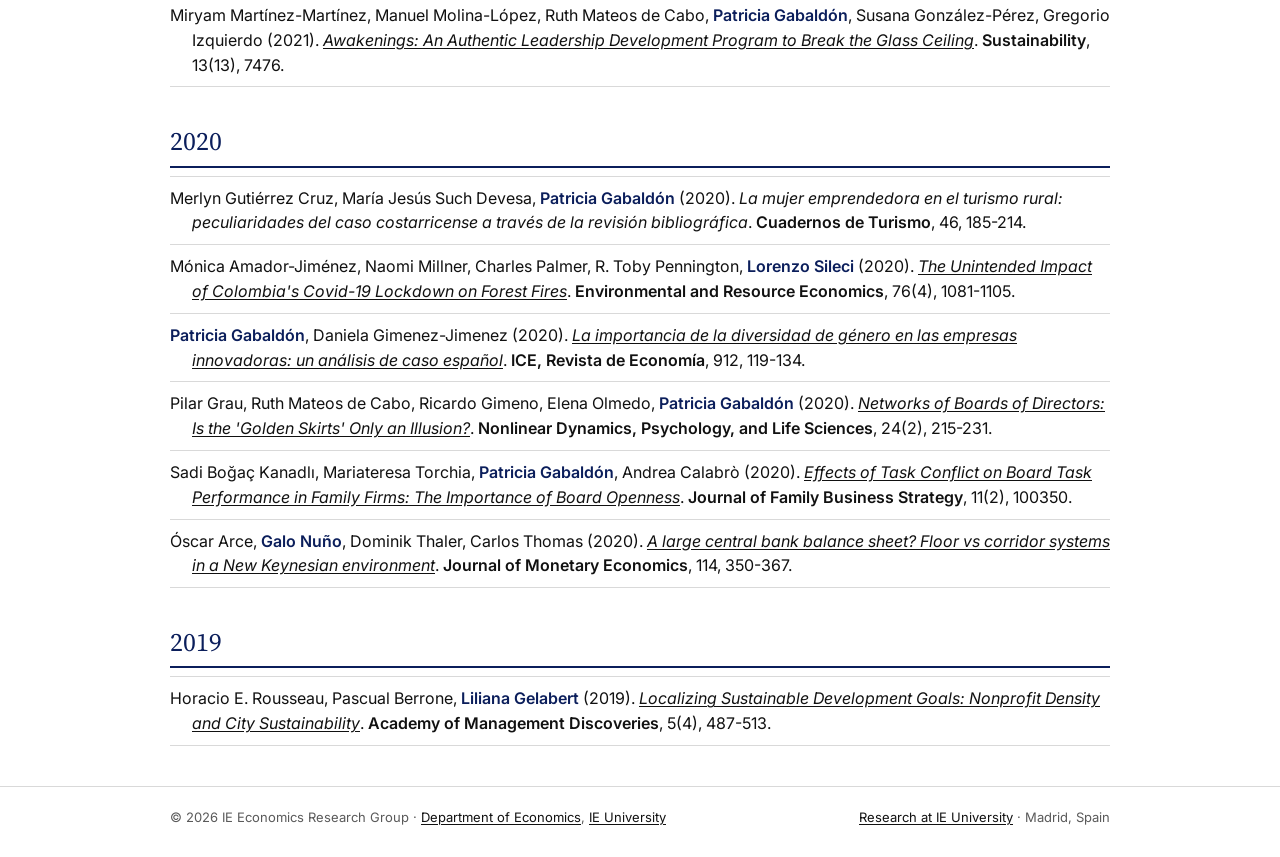
<file: docs/publications.html>
<!DOCTYPE html>
<html lang="en">
<head>
<meta charset="utf-8">
<meta name="viewport" content="width=device-width, initial-scale=1">
<title>Publications | IE University Economics Faculty</title>
<meta name="description" content="Peer-reviewed journal articles by the economics faculty of IE University, Madrid, listed by year: Econometrica, Journal of Finance, Journal of Public Economics and more.">
<meta name="keywords" content="economics, IE University, Department of Economics, economics department IE, IE SPEGA, economics seminar Madrid, economics research Madrid, IEERG">
<meta name="robots" content="index, follow">
<link rel="canonical" href="https://ieerg.github.io/publications.html">
<meta property="og:type" content="website">
<meta property="og:site_name" content="IE Economics Research Group">
<meta property="og:title" content="Publications | IE University Economics Faculty">
<meta property="og:description" content="Peer-reviewed journal articles by the economics faculty of IE University, Madrid, listed by year: Econometrica, Journal of Finance, Journal of Public Economics and more.">
<meta property="og:url" content="https://ieerg.github.io/publications.html">
<meta property="og:image" content="https://ieerg.github.io/img/faculty-montage.jpg">
<meta name="twitter:card" content="summary">

<link rel="preconnect" href="https://fonts.googleapis.com">
<link href="https://fonts.googleapis.com/css2?family=Source+Serif+4:wght@400;600&family=Inter:wght@400;600&display=swap" rel="stylesheet">
<link rel="stylesheet" href="style.css?v=e828fdf0">
</head>
<body>
<header class="top">
  <div class="wrap">
    <div class="topbar">
      <a class="brand" href="index.html">
        <span class="name">IE Economics Research Group<small>Department of Economics · IEERG</small></span>
      </a>
      <div class="school-link"><a href="https://www.ie.edu/school-politics-economics-global-affairs/" target="_blank" rel="noopener">IE School of Politics, Economics and Global Affairs</a></div>
    </div>
    <nav class="main"><ul><li><a href="index.html">Home</a></li><li><a href="faculty.html">Faculty</a></li><li><a href="seminars.html">Seminar series</a></li><li><a href="publications.html" class="active">Publications</a></li><li><a href="working-papers.html">Working papers</a></li></ul></nav>
  </div>
</header>
<main>
  <div class="wrap">

    <h1 class="page-title">Publications</h1>
    <hr>
    <p class="lead">Peer-reviewed journal articles by the research faculty of the IE Economics Research Group,
    listed by year of publication. Names of IEERG members appear in <span class="ieerg">bold</span>.</p>
    <div class="pub-year">Forthcoming</div><ul class="pubs"><li><a class="ieerg" href="https://www.toniroldan.eu/" target="_blank" rel="noopener">Antonio Roldán-Monés</a>. <span class="t"><a href="https://doi.org/10.2139/ssrn.7112578" class="t" target="_blank" rel="noopener">When GenAI Increases Inequality: Evidence from a University Debating Competition</a></span>. <span class="j">Management Science</span>.</li><li>Jesús Fernández-Villaverde, <a class="ieerg" href="https://www.galonuno.com/" target="_blank" rel="noopener">Galo Nuño</a>, Jesse Perla. <span class="t"><a href="https://www.galonuno.com/research.html" class="t" target="_blank" rel="noopener">Taming the Curse of Dimensionality: Quantitative Economics with Deep Learning</a></span>. <span class="j">Quantitative Economics</span>.</li><li>Peter Karadi, Anton Nakov, <a class="ieerg" href="https://www.galonuno.com/" target="_blank" rel="noopener">Galo Nuño</a>, Ernesto Pastén, Dominik Thaler. <span class="t"><a href="https://www.galonuno.com/research.html" class="t" target="_blank" rel="noopener">Strike while the Iron is Hot: Optimal Monetary Policy with a Nonlinear Phillips Curve</a></span>. <span class="j">American Economic Review</span>.</li><li>Rodolfo G. Campos, Jesús Fernández-Villaverde, <a class="ieerg" href="https://www.galonuno.com/" target="_blank" rel="noopener">Galo Nuño</a>, Peter Paz. <span class="t"><a href="https://www.galonuno.com/research.html" class="t" target="_blank" rel="noopener">Navigating by Falling Stars: Monetary Policy with Fiscally-Driven Natural Rates</a></span>. <span class="j">Journal of Political Economy: Macroeconomics</span>.</li></ul><div class="pub-year">2026</div><ul class="pubs"><li>Adriana Hoyos, <a class="ieerg" href="https://www.ie.edu/university/about/faculty/patricia-gabaldon-quinones/" target="_blank" rel="noopener">Patricia Gabaldón</a> (2026). <span class="t"><a href="https://doi.org/10.1016/j.rie.2026.101181" class="t" target="_blank" rel="noopener">Wrapped Too Tight: The Impact of EU Regulatory Burden on the Competitiveness of Spain&#x27;s Packaging-Intensive Industries</a></span>. <span class="j">Research in Economics</span>, 101181.</li><li>Charles Palmer, Ben Groom, <a class="ieerg" href="https://www.lorenzosileci.com" target="_blank" rel="noopener">Lorenzo Sileci</a>, Steve Langton (2026). <span class="t"><a href="https://doi.org/10.1111/ajae.12530" class="t" target="_blank" rel="noopener">Biodiversity–food trade-offs when agricultural land is spared from production</a></span>. <span class="j">American Journal of Agricultural Economics</span>, 108(1), 254-284.</li><li>Clodomiro Ferreira, José Miguel Leiva, <a class="ieerg" href="https://www.galonuno.com/" target="_blank" rel="noopener">Galo Nuño</a>, Álvaro Ortiz, Tomasa Rodrigo, Sirenia Vazquez (2026). <span class="t"><a href="https://doi.org/10.1007/s13209-025-00327-8" class="t" target="_blank" rel="noopener">The heterogeneous impact of inflation on households&#x27; balance sheets</a></span>. <span class="j">SERIEs: Journal of the Spanish Economic Association</span>, 17(1), 31-53.</li><li><a class="ieerg" href="https://danielfernandezkranz.com/" target="_blank" rel="noopener">Daniel Fernández-Kranz</a>, Jennifer Roff (2026). <span class="t"><a href="https://doi.org/10.1007/s11150-025-09821-1" class="t" target="_blank" rel="noopener">Alimony and marital commitment: the unintended consequences of alimony reform on assortative matching</a></span>. <span class="j">Review of Economics of the Household</span>, 24(2), 395-441.</li><li><a class="ieerg" href="https://danielfernandezkranz.com/" target="_blank" rel="noopener">Daniel Fernández-Kranz</a>, Natalia Nollenberger, Jennifer Roff (2026). <span class="t"><a href="https://doi.org/10.1086/731585" class="t" target="_blank" rel="noopener">Bargaining under Threats: The Effect of Joint Custody Laws on Intimate Partner Violence</a></span>. <span class="j">American Journal of Health Economics</span>, 12(1), 118-163.</li><li>Jorge García-Hombrados, Marcel Jansen, Ángel Martínez, Berkay Özcan, Pedro Rey-Biel, <a class="ieerg" href="https://www.toniroldan.eu/" target="_blank" rel="noopener">Antonio Roldán-Monés</a> (2026). <span class="t"><a href="https://doi.org/10.1257/aer.20240673" class="t" target="_blank" rel="noopener">Ideological Alignment and Evidence-Based Policy Adoption</a></span>. <span class="j">American Economic Review</span>, 116(7), 2574-2603.</li><li><a class="ieerg" href="https://sites.google.com/view/lilianagelabert/home" target="_blank" rel="noopener">Liliana Gelabert</a>, Martín Pereyra, Flavia Roldán (2026). <span class="t"><a href="https://doi.org/10.1080/10438599.2025.2481317" class="t" target="_blank" rel="noopener">Public support prevalence and innovation behavior. Uruguay 2007–2015</a></span>. <span class="j">Economics of Innovation and New Technology</span>, 35(2), 326-354.</li><li>Maud Pindard-Lejarraga, <a class="ieerg" href="https://sites.google.com/faculty.ie.edu/ainaragonzalezdesanroman" target="_blank" rel="noopener">Ainara González de San Román</a>, José Lejarraga (2026). <span class="t"><a href="https://doi.org/10.1080/08985626.2026.2695754" class="t" target="_blank" rel="noopener">Institutional Context, Gender, and Venture Type: A Multilevel Analysis of Founders&#x27; Firm Size Expectations</a></span>. <span class="j">Entrepreneurship &amp; Regional Development</span>.</li><li>Punit Arora, <a class="ieerg" href="https://www.ie.edu/university/about/faculty/patricia-gabaldon-quinones/" target="_blank" rel="noopener">Patricia Gabaldón</a>, Cynthia E. Clark, Priya Nagaraj (2026). <span class="t"><a href="https://doi.org/10.1111/corg.70010" class="t" target="_blank" rel="noopener">Legitimacy at a Premium: When Do Firms Hire Comparatively Better (Lesser) Qualified Female Directors?</a></span>. <span class="j">Corporate Governance: An International Review</span>, 34(1), 180-207.</li><li>Santiago Acerenza, <a class="ieerg" href="https://sites.google.com/view/lilianagelabert/home" target="_blank" rel="noopener">Liliana Gelabert</a>, Martín Pereyra, Flavia Roldán (2026). <span class="t"><a href="https://doi.org/10.1016/j.respol.2026.105433" class="t" target="_blank" rel="noopener">Non-technological strategic alliances and public support for innovation: What are, if any, their links?</a></span>. <span class="j">Research Policy</span>, 55(4), 105433.</li></ul><div class="pub-year">2025</div><ul class="pubs"><li>Bartolomé Pascual-Fuster, Ryan Federo, Rafel Crespí-Cladera, <a class="ieerg" href="https://www.ie.edu/university/about/faculty/patricia-gabaldon-quinones/" target="_blank" rel="noopener">Patricia Gabaldón</a> (2025). <span class="t"><a href="https://doi.org/10.1111/gwao.13185" class="t" target="_blank" rel="noopener">The second glass ceiling: The dark side of women recategorization in corporate boards</a></span>. <span class="j">Gender, Work &amp; Organization</span>, 32(3), 1018-1043.</li><li>Cynthia E. Clark, Punit Arora, <a class="ieerg" href="https://www.ie.edu/university/about/faculty/patricia-gabaldon-quinones/" target="_blank" rel="noopener">Patricia Gabaldón</a>, Tanusree Jain (2025). <span class="t"><a href="https://doi.org/10.1111/corg.12625" class="t" target="_blank" rel="noopener">Global Social Movements and the Governance of the Firm: Past, Present, and Future</a></span>. <span class="j">Corporate Governance: An International Review</span>, 33(4), 782-795.</li><li><a class="ieerg" href="https://danielfernandezkranz.com/" target="_blank" rel="noopener">Daniel Fernández-Kranz</a>, Jennifer Roff (2025). <span class="t"><a href="https://doi.org/10.1002/pam.22661" class="t" target="_blank" rel="noopener">The effect of alimony on married women&#x27;s labor supply and fertility: Evidence from state-level reforms</a></span>. <span class="j">Journal of Policy Analysis and Management</span>, 44(4), 1250-1285.</li><li>Esther Arenas-Arroyo, <a class="ieerg" href="https://danielfernandezkranz.com/" target="_blank" rel="noopener">Daniel Fernández-Kranz</a>, Natalia Nollenberger (2025). <span class="t"><a href="https://doi.org/10.1016/j.jhealeco.2025.103014" class="t" target="_blank" rel="noopener">High speed internet and the widening gender gap in adolescent mental health: Evidence from Spanish hospital records</a></span>. <span class="j">Journal of Health Economics</span>, 102, 103014.</li><li>Isabel de Sivatte, <a class="ieerg" href="https://www.ie.edu/university/about/faculty/patricia-gabaldon-quinones/" target="_blank" rel="noopener">Patricia Gabaldón</a> (2025). <span class="t"><a href="https://doi.org/10.1111/1467-8551.12899" class="t" target="_blank" rel="noopener">How Institutional Financial Aid Relates to College Performance: A European Context</a></span>. <span class="j">British Journal of Management</span>, 36(3), 964-977.</li><li>James Costain, <a class="ieerg" href="https://www.galonuno.com/" target="_blank" rel="noopener">Galo Nuño</a>, Carlos Thomas (2025). <span class="t"><a href="https://doi.org/10.1111/jofi.13463" class="t" target="_blank" rel="noopener">The Term Structure of Interest Rates in a Heterogeneous Monetary Union</a></span>. <span class="j">Journal of Finance</span>, 80(4), 2389-2434.</li><li>Jesús Fernández-Villaverde, Joël Marbet, <a class="ieerg" href="https://www.galonuno.com/" target="_blank" rel="noopener">Galo Nuño</a>, Omar Rachedi (2025). <span class="t"><a href="https://doi.org/10.1016/j.jeconom.2024.105819" class="t" target="_blank" rel="noopener">Inequality and the zero lower bound</a></span>. <span class="j">Journal of Econometrics</span>, 249, 105819.</li><li>Jorge Abad, <a class="ieerg" href="https://www.galonuno.com/" target="_blank" rel="noopener">Galo Nuño</a>, Carlos Thomas (2025). <span class="t"><a href="https://doi.org/10.1016/j.jmoneco.2025.103762" class="t" target="_blank" rel="noopener">CBDC and the operational framework of monetary policy</a></span>. <span class="j">Journal of Monetary Economics</span>, 151, 103762.</li><li><a class="ieerg" href="https://oleksandracheipesh.github.io/ocheipesh.github.io/" target="_blank" rel="noopener">Oleksandra Cheipesh</a> (2025). <span class="t"><a href="https://doi.org/10.1002/hec.70018" class="t" target="_blank" rel="noopener">Hidden Costs of Ban the Box Laws: Unraveling the Effects on Drug-Related Deaths</a></span>. <span class="j">Health Economics</span>, 34(11), 2059-2071.</li><li><a class="ieerg" href="https://sites.google.com/cemfi.edu.es/siqiwei/" target="_blank" rel="noopener">Siqi Wei</a> (2025). <span class="t"><a href="https://doi.org/10.1080/07350015.2024.2365783" class="t" target="_blank" rel="noopener">Estimating Latent-Variable Panel Data Models Using Parameter-Expanded SEM Methods</a></span>. <span class="j">Journal of Business &amp; Economic Statistics</span>, 43(2), 324-337.</li><li>Stefan Gröschl, <a class="ieerg" href="https://www.ie.edu/university/about/faculty/patricia-gabaldon-quinones/" target="_blank" rel="noopener">Patricia Gabaldón</a>, Tobias Hahn, Elisabeth K. Kelan (2025). <span class="t"><a href="https://doi.org/10.1111/gwao.13217" class="t" target="_blank" rel="noopener">The Emergence and Effects of Sponsors for Women Leaders</a></span>. <span class="j">Gender, Work &amp; Organization</span>, 32(5), 1786-1796.</li></ul><div class="pub-year">2024</div><ul class="pubs"><li>Alex Armand, <a class="ieerg" href="https://mattiafracchia.com/" target="_blank" rel="noopener">Mattia Fracchia</a>, Pedro C. Vicente (2024). <span class="t"><a href="https://doi.org/10.1002/hec.4760" class="t" target="_blank" rel="noopener">Let&#x27;s call! Using the phone to increase vaccine acceptance</a></span>. <span class="j">Health Economics</span>, 33(1), 82-106.</li><li>Lucas Gortazar, Claudia Hupkau, <a class="ieerg" href="https://www.toniroldan.eu/" target="_blank" rel="noopener">Antonio Roldán-Monés</a> (2024). <span class="t"><a href="https://doi.org/10.1016/j.jpubeco.2024.105082" class="t" target="_blank" rel="noopener">Online tutoring works: Experimental evidence from a program with vulnerable children</a></span>. <span class="j">Journal of Public Economics</span>, 232, 105082.</li><li>Ruth Mateos de Cabo, Ricardo Gimeno, <a class="ieerg" href="https://www.ie.edu/university/about/faculty/patricia-gabaldon-quinones/" target="_blank" rel="noopener">Patricia Gabaldón</a>, Pilar Grau (2024). <span class="t"><a href="https://doi.org/10.1111/corg.12568" class="t" target="_blank" rel="noopener">The board gender diversity imitation game: Uncovering the resistant boards that refuse to play</a></span>. <span class="j">Corporate Governance: An International Review</span>, 32(5), 814-832.</li></ul><div class="pub-year">2023</div><ul class="pubs"><li>Audur Arna Arnardottir, Throstur Olaf Sigurjonsson, <a class="ieerg" href="https://www.ie.edu/university/about/faculty/patricia-gabaldon-quinones/" target="_blank" rel="noopener">Patricia Gabaldón</a> (2023). <span class="t"><a href="https://doi.org/10.22495/jgrv12i2art9" class="t" target="_blank" rel="noopener">Gender diversity on corporate boards: Directors&#x27; perceptions of board functioning and gender quotas</a></span>. <span class="j">Journal of Governance and Regulation</span>, 12(2), 92-103.</li><li><a class="ieerg" href="https://ghassanebenmir.com/" target="_blank" rel="noopener">Ghassane Benmir</a>, Ivan Jaccard, Gauthier Vermandel (2023). <span class="t"><a href="https://doi.org/10.1016/j.euroecorev.2023.104502" class="t" target="_blank" rel="noopener">Optimal monetary policy in an estimated SIR model</a></span>. <span class="j">European Economic Review</span>, 156, 104502.</li><li>Gillian Warner-Søderholm, <a class="ieerg" href="https://www.ie.edu/university/about/faculty/patricia-gabaldon-quinones/" target="_blank" rel="noopener">Patricia Gabaldón</a>, Cathrine Seierstad, Carl Åberg (2023). <span class="t"><a href="https://doi.org/10.1177/21582440231193589" class="t" target="_blank" rel="noopener">Getting More Women on Boards: Cultural and Institutional Antecedents That Matter</a></span>. <span class="j">SAGE Open</span>, 13(3).</li><li>Giovanna Campopiano, <a class="ieerg" href="https://www.ie.edu/university/about/faculty/patricia-gabaldon-quinones/" target="_blank" rel="noopener">Patricia Gabaldón</a>, Daniela Gimenez-Jimenez (2023). <span class="t"><a href="https://doi.org/10.1007/s10551-021-04999-7" class="t" target="_blank" rel="noopener">Women Directors and Corporate Social Performance: An Integrative Review of the Literature and a Future Research Agenda</a></span>. <span class="j">Journal of Business Ethics</span>, 182(3), 717-746.</li><li>Isabel Garcia-Lomas, <a class="ieerg" href="https://www.ie.edu/university/about/faculty/patricia-gabaldon-quinones/" target="_blank" rel="noopener">Patricia Gabaldón</a> (2023). <span class="t"><a href="https://doi.org/10.1080/19420676.2020.1852591" class="t" target="_blank" rel="noopener">Gender – From Variable to Lens in Social Enterprises: A Literature Review and Research Agenda for Women&#x27;s Involvement in Social Ventures</a></span>. <span class="j">Journal of Social Entrepreneurship</span>, 14(2), 152-176.</li><li>Jesús Fernández-Villaverde, Samuel Hurtado, <a class="ieerg" href="https://www.galonuno.com/" target="_blank" rel="noopener">Galo Nuño</a> (2023). <span class="t"><a href="https://doi.org/10.3982/ECTA18180" class="t" target="_blank" rel="noopener">Financial Frictions and the Wealth Distribution</a></span>. <span class="j">Econometrica</span>, 91(3), 869-901.</li><li><a class="ieerg" href="https://mattiafracchia.com/" target="_blank" rel="noopener">Mattia Fracchia</a>, Teresa Molina-Millán, Pedro C. Vicente (2023). <span class="t"><a href="https://doi.org/10.1016/j.jdeveco.2023.103096" class="t" target="_blank" rel="noopener">Motivating volunteer health workers in an African capital city</a></span>. <span class="j">Journal of Development Economics</span>, 163, 103096.</li><li>Rodrigo Alegría, Pablo Cárabe, Alejandro Chahoud, <a class="ieerg" href="https://sites.google.com/faculty.ie.edu/ainaragonzalezdesanroman" target="_blank" rel="noopener">Ainara González de San Román</a> (2023). <span class="t"><a href="https://doi.org/10.1080/09645292.2022.2113860" class="t" target="_blank" rel="noopener">The novel liquid learning system and the online gap in academic performance</a></span>. <span class="j">Education Economics</span>, 31(5), 599-616.</li><li>Saki Bigio, <a class="ieerg" href="https://www.galonuno.com/" target="_blank" rel="noopener">Galo Nuño</a>, Juan Passadore (2023). <span class="t"><a href="https://doi.org/10.1086/723392" class="t" target="_blank" rel="noopener">Debt-Maturity Management with Liquidity Costs</a></span>. <span class="j">Journal of Political Economy: Macroeconomics</span>, 1(1), 119-190.</li><li>Samuel Hurtado, <a class="ieerg" href="https://www.galonuno.com/" target="_blank" rel="noopener">Galo Nuño</a>, Carlos Thomas (2023). <span class="t"><a href="https://doi.org/10.1093/jeea/jvac035" class="t" target="_blank" rel="noopener">Monetary Policy and Sovereign Debt Sustainability</a></span>. <span class="j">Journal of the European Economic Association</span>, 21(1), 293-325.</li><li>Valentina Tarkovska, <a class="ieerg" href="https://www.ie.edu/university/about/faculty/patricia-gabaldon-quinones/" target="_blank" rel="noopener">Patricia Gabaldón</a>, Raluca Valeria Ratiu (2023). <span class="t"><a href="https://doi.org/10.1108/GM-12-2021-0386" class="t" target="_blank" rel="noopener">The importance of a critical mass of women on boards to reduce the gender pay disparity among non-executive directors</a></span>. <span class="j">Gender in Management: An International Journal</span>, 38(6), 821-840.</li></ul><div class="pub-year">2022</div><ul class="pubs"><li>Ben Groom, Charles Palmer, <a class="ieerg" href="https://www.lorenzosileci.com" target="_blank" rel="noopener">Lorenzo Sileci</a> (2022). <span class="t"><a href="https://doi.org/10.1073/pnas.2102613119" class="t" target="_blank" rel="noopener">Carbon emissions reductions from Indonesia&#x27;s moratorium on forest concessions are cost-effective yet contribute little to Paris pledges</a></span>. <span class="j">Proceedings of the National Academy of Sciences</span>, 119(5), e2102613119.</li><li>Cynthia E. Clark, Punit Arora, <a class="ieerg" href="https://www.ie.edu/university/about/faculty/patricia-gabaldon-quinones/" target="_blank" rel="noopener">Patricia Gabaldón</a> (2022). <span class="t"><a href="https://doi.org/10.1007/s10551-021-04898-x" class="t" target="_blank" rel="noopener">Female Representation on Corporate Boards in Europe: The Interplay of Organizational Social Consciousness and Institutions</a></span>. <span class="j">Journal of Business Ethics</span>, 180(1), 165-186.</li><li><a class="ieerg" href="https://danielfernandezkranz.com/" target="_blank" rel="noopener">Daniel Fernández-Kranz</a>, Natalia Nollenberger (2022). <span class="t"><a href="https://doi.org/10.1016/j.jebo.2022.01.001" class="t" target="_blank" rel="noopener">The impact of equal parenting time laws on family outcomes and risky behavior by teenagers: Evidence from Spain</a></span>. <span class="j">Journal of Economic Behavior &amp; Organization</span>, 195, 303-325.</li><li><a class="ieerg" href="https://www.galonuno.com/" target="_blank" rel="noopener">Galo Nuño</a>, Carlos Thomas (2022). <span class="t"><a href="https://doi.org/10.2307/48674138" class="t" target="_blank" rel="noopener">Optimal Redistributive Inflation</a></span>. <span class="j">Annals of Economics and Statistics</span>, 146, 3-63.</li><li>Ignacio Alvarez de Mon, <a class="ieerg" href="https://www.ie.edu/university/about/faculty/patricia-gabaldon-quinones/" target="_blank" rel="noopener">Patricia Gabaldón</a>, Margarita Nuñez (2022). <span class="t"><a href="https://doi.org/10.1007/s11365-020-00731-5" class="t" target="_blank" rel="noopener">Social entrepreneurs: making sense of tensions through the application of alternative strategies of hybrid organizations</a></span>. <span class="j">International Entrepreneurship and Management Journal</span>, 18(2), 975-997.</li><li>Manuel Arellano, Stéphane Bonhomme, Micole De Vera, Laura Hospido, <a class="ieerg" href="https://sites.google.com/cemfi.edu.es/siqiwei/" target="_blank" rel="noopener">Siqi Wei</a> (2022). <span class="t"><a href="https://doi.org/10.3982/QE1887" class="t" target="_blank" rel="noopener">Income Risk Inequality: Evidence from Spanish Administrative Records</a></span>. <span class="j">Quantitative Economics</span>, 13(4), 1747-1801.</li><li>Ricardo Gimeno, Ruth Mateos de Cabo, Pilar Grau, <a class="ieerg" href="https://www.ie.edu/university/about/faculty/patricia-gabaldon-quinones/" target="_blank" rel="noopener">Patricia Gabaldón</a> (2022). <span class="t"><a href="https://doi.org/10.1371/journal.pone.0277214" class="t" target="_blank" rel="noopener">Network diffusion of gender diversity on boards: A process of two-speed opposing forces</a></span>. <span class="j">PLOS ONE</span>, 17(11), e0277214.</li><li>Ruth Mateos de Cabo, Pilar Grau, Ricardo Gimeno, <a class="ieerg" href="https://www.ie.edu/university/about/faculty/patricia-gabaldon-quinones/" target="_blank" rel="noopener">Patricia Gabaldón</a> (2022). <span class="t"><a href="https://doi.org/10.1111/1467-8551.12454" class="t" target="_blank" rel="noopener">Shades of Power: Network Links with Gender Quotas and Corporate Governance Codes</a></span>. <span class="j">British Journal of Management</span>, 33(2), 703-723.</li></ul><div class="pub-year">2021</div><ul class="pubs"><li>Alessandra Rigolini, <a class="ieerg" href="https://www.ie.edu/university/about/faculty/patricia-gabaldon-quinones/" target="_blank" rel="noopener">Patricia Gabaldón</a>, Eskil Le Bruyn Goldeng (2021). <span class="t"><a href="https://doi.org/10.1016/j.scaman.2020.101138" class="t" target="_blank" rel="noopener">CEO succession with gender change in troubled companies: The effect of a new woman CEO on firm risk and firm risk perceived</a></span>. <span class="j">Scandinavian Journal of Management</span>, 37(1), 101138.</li><li>Amanda E. Bates, Richard B. Primack, Brandy S. Biggar, et al. (including <a class="ieerg" href="https://www.lorenzosileci.com" target="_blank" rel="noopener">Lorenzo Sileci</a>) (2021). <span class="t"><a href="https://doi.org/10.1016/j.biocon.2021.109175" class="t" target="_blank" rel="noopener">Global COVID-19 lockdown highlights humans as both threats and custodians of the environment</a></span>. <span class="j">Biological Conservation</span>, 263, 109175.</li><li><a class="ieerg" href="https://danielfernandezkranz.com/" target="_blank" rel="noopener">Daniel Fernández-Kranz</a>, Jennifer Roff, Hugette Sun (2021). <span class="t"><a href="https://doi.org/10.1016/j.jebo.2021.06.020" class="t" target="_blank" rel="noopener">Can economic incentives for joint custody harm children of divorced parents? Evidence from state variation in child support laws</a></span>. <span class="j">Journal of Economic Behavior &amp; Organization</span>, 189, 1-27.</li><li><a class="ieerg" href="https://danielfernandezkranz.com/" target="_blank" rel="noopener">Daniel Fernández-Kranz</a>, Núria Rodríguez-Planas (2021). <span class="t"><a href="https://doi.org/10.1016/j.jpubeco.2021.104407" class="t" target="_blank" rel="noopener">Too family friendly? The consequences of parent part-time working rights</a></span>. <span class="j">Journal of Public Economics</span>, 197, 104407.</li><li>Esther Arenas-Arroyo, <a class="ieerg" href="https://danielfernandezkranz.com/" target="_blank" rel="noopener">Daniel Fernández-Kranz</a>, Natalia Nollenberger (2021). <span class="t"><a href="https://doi.org/10.1016/j.jpubeco.2020.104350" class="t" target="_blank" rel="noopener">Intimate partner violence under forced cohabitation and economic stress: Evidence from the COVID-19 pandemic</a></span>. <span class="j">Journal of Public Economics</span>, 194, 104350.</li><li>Julio S. Solís Arce, Shana S. Warren, Niccolò F. Meriggi, et al. (including <a class="ieerg" href="https://mattiafracchia.com/" target="_blank" rel="noopener">Mattia Fracchia</a>) (2021). <span class="t"><a href="https://doi.org/10.1038/s41591-021-01454-y" class="t" target="_blank" rel="noopener">COVID-19 vaccine acceptance and hesitancy in low- and middle-income countries</a></span>. <span class="j">Nature Medicine</span>, 27(8), 1385-1394.</li><li>Merlyn Gutiérrez Cruz, María Jesús Such Devesa, <a class="ieerg" href="https://www.ie.edu/university/about/faculty/patricia-gabaldon-quinones/" target="_blank" rel="noopener">Patricia Gabaldón</a> (2021). <span class="t"><a href="https://doi.org/10.14198/inturi2021.22.7" class="t" target="_blank" rel="noopener">Factores de éxito en el emprendimiento femenino turístico rural en Costa Rica</a></span>. <span class="j">Investigaciones Turísticas</span>, 22, 148-175.</li><li>Miryam Martínez-Martínez, Manuel Molina-López, Ruth Mateos de Cabo, <a class="ieerg" href="https://www.ie.edu/university/about/faculty/patricia-gabaldon-quinones/" target="_blank" rel="noopener">Patricia Gabaldón</a>, Susana González-Pérez, Gregorio Izquierdo (2021). <span class="t"><a href="https://doi.org/10.3390/su13137476" class="t" target="_blank" rel="noopener">Awakenings: An Authentic Leadership Development Program to Break the Glass Ceiling</a></span>. <span class="j">Sustainability</span>, 13(13), 7476.</li></ul><div class="pub-year">2020</div><ul class="pubs"><li>Merlyn Gutiérrez Cruz, María Jesús Such Devesa, <a class="ieerg" href="https://www.ie.edu/university/about/faculty/patricia-gabaldon-quinones/" target="_blank" rel="noopener">Patricia Gabaldón</a> (2020). <span class="t">La mujer emprendedora en el turismo rural: peculiaridades del caso costarricense a través de la revisión bibliográfica</span>. <span class="j">Cuadernos de Turismo</span>, 46, 185-214.</li><li>Mónica Amador-Jiménez, Naomi Millner, Charles Palmer, R. Toby Pennington, <a class="ieerg" href="https://www.lorenzosileci.com" target="_blank" rel="noopener">Lorenzo Sileci</a> (2020). <span class="t"><a href="https://doi.org/10.1007/s10640-020-00501-5" class="t" target="_blank" rel="noopener">The Unintended Impact of Colombia&#x27;s Covid-19 Lockdown on Forest Fires</a></span>. <span class="j">Environmental and Resource Economics</span>, 76(4), 1081-1105.</li><li><a class="ieerg" href="https://www.ie.edu/university/about/faculty/patricia-gabaldon-quinones/" target="_blank" rel="noopener">Patricia Gabaldón</a>, Daniela Gimenez-Jimenez (2020). <span class="t"><a href="https://doi.org/10.32796/ice.2020.912.6973" class="t" target="_blank" rel="noopener">La importancia de la diversidad de género en las empresas innovadoras: un análisis de caso español</a></span>. <span class="j">ICE, Revista de Economía</span>, 912, 119-134.</li><li>Pilar Grau, Ruth Mateos de Cabo, Ricardo Gimeno, Elena Olmedo, <a class="ieerg" href="https://www.ie.edu/university/about/faculty/patricia-gabaldon-quinones/" target="_blank" rel="noopener">Patricia Gabaldón</a> (2020). <span class="t"><a href="https://pubmed.ncbi.nlm.nih.gov/32248888/" class="t" target="_blank" rel="noopener">Networks of Boards of Directors: Is the &#x27;Golden Skirts&#x27; Only an Illusion?</a></span>. <span class="j">Nonlinear Dynamics, Psychology, and Life Sciences</span>, 24(2), 215-231.</li><li>Sadi Boğaç Kanadlı, Mariateresa Torchia, <a class="ieerg" href="https://www.ie.edu/university/about/faculty/patricia-gabaldon-quinones/" target="_blank" rel="noopener">Patricia Gabaldón</a>, Andrea Calabrò (2020). <span class="t"><a href="https://doi.org/10.1016/j.jfbs.2020.100350" class="t" target="_blank" rel="noopener">Effects of Task Conflict on Board Task Performance in Family Firms: The Importance of Board Openness</a></span>. <span class="j">Journal of Family Business Strategy</span>, 11(2), 100350.</li><li>Óscar Arce, <a class="ieerg" href="https://www.galonuno.com/" target="_blank" rel="noopener">Galo Nuño</a>, Dominik Thaler, Carlos Thomas (2020). <span class="t"><a href="https://doi.org/10.1016/j.jmoneco.2019.05.001" class="t" target="_blank" rel="noopener">A large central bank balance sheet? Floor vs corridor systems in a New Keynesian environment</a></span>. <span class="j">Journal of Monetary Economics</span>, 114, 350-367.</li></ul><div class="pub-year">2019</div><ul class="pubs"><li>Horacio E. Rousseau, Pascual Berrone, <a class="ieerg" href="https://sites.google.com/view/lilianagelabert/home" target="_blank" rel="noopener">Liliana Gelabert</a> (2019). <span class="t"><a href="https://doi.org/10.5465/amd.2018.0151" class="t" target="_blank" rel="noopener">Localizing Sustainable Development Goals: Nonprofit Density and City Sustainability</a></span>. <span class="j">Academy of Management Discoveries</span>, 5(4), 487-513.</li></ul>

  </div>
</main>
<footer>
  <div class="wrap">
    <span>© 2026 IE Economics Research Group · <a href="https://www.ie.edu/economics/" target="_blank" rel="noopener">Department of Economics</a>, <a href="https://www.ie.edu/school-politics-economics-global-affairs/" target="_blank" rel="noopener">IE University</a></span>
    <span><a href="https://www.ie.edu/research/" target="_blank" rel="noopener">Research at IE University</a> · Madrid, Spain</span>
  </div>
</footer>
</body>
</html>
</file>
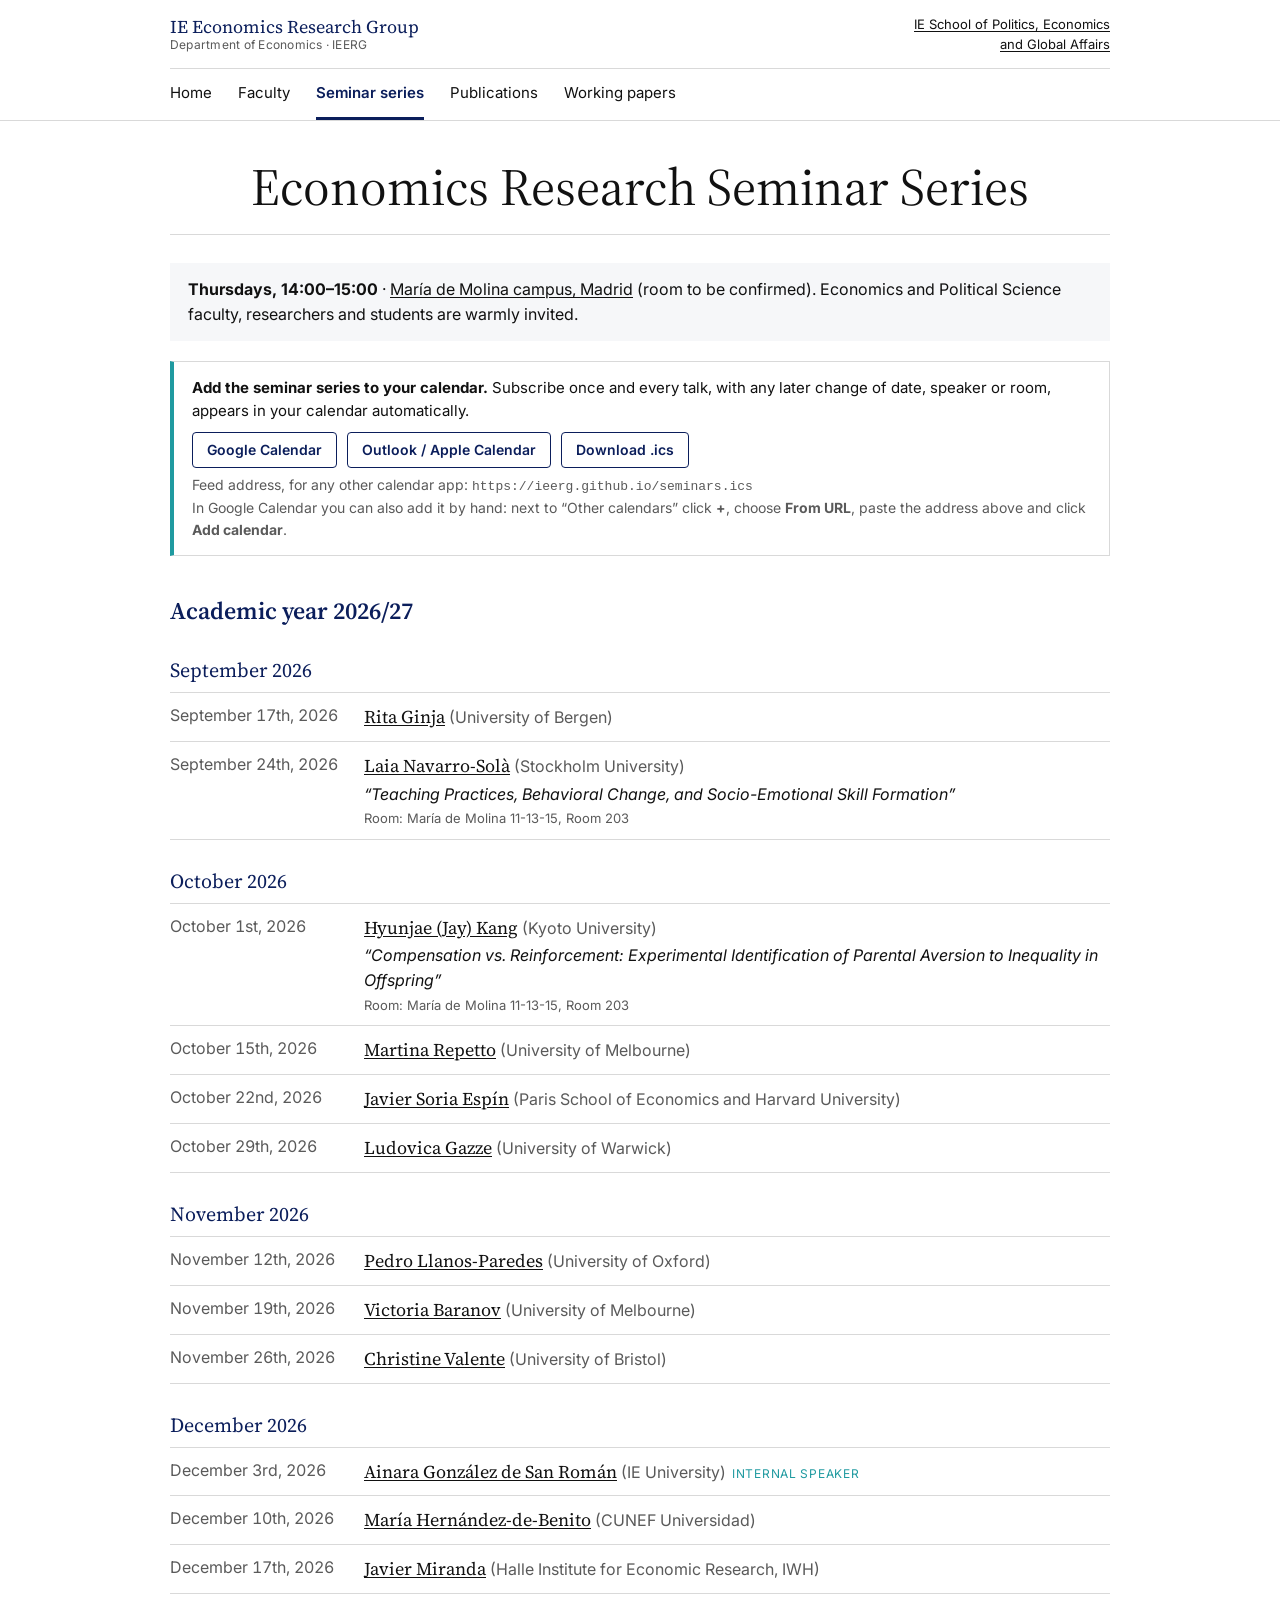
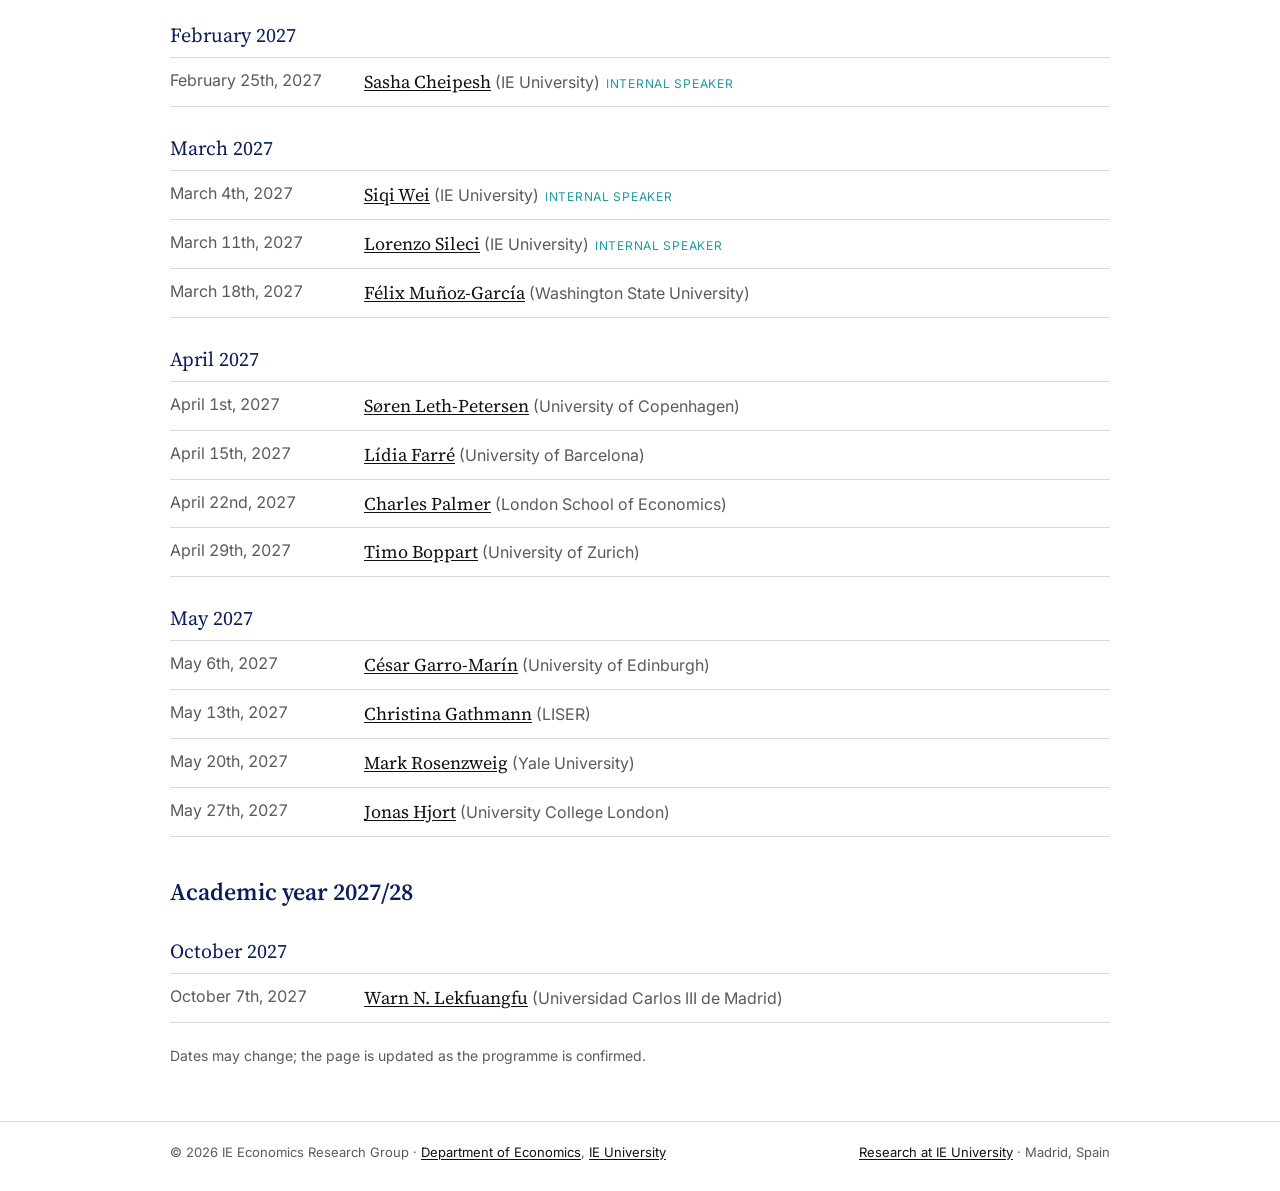
<file: docs/seminars.html>
<!DOCTYPE html>
<html lang="en">
<head>
<meta charset="utf-8">
<meta name="viewport" content="width=device-width, initial-scale=1">
<title>Economics Seminar Series | IE University Department of Economics, Madrid</title>
<meta name="description" content="Weekly Economics Research Seminar Series at IE University, Madrid: programme of invited speakers, dates, rooms and calendar subscription. Open to researchers and students.">
<meta name="keywords" content="economics, IE University, Department of Economics, economics department IE, IE SPEGA, economics seminar Madrid, economics research Madrid, IEERG">
<meta name="robots" content="index, follow">
<link rel="canonical" href="https://ieerg.github.io/seminars.html">
<meta property="og:type" content="website">
<meta property="og:site_name" content="IE Economics Research Group">
<meta property="og:title" content="Economics Seminar Series | IE University Department of Economics, Madrid">
<meta property="og:description" content="Weekly Economics Research Seminar Series at IE University, Madrid: programme of invited speakers, dates, rooms and calendar subscription. Open to researchers and students.">
<meta property="og:url" content="https://ieerg.github.io/seminars.html">
<meta property="og:image" content="https://ieerg.github.io/img/faculty-montage.jpg">
<meta name="twitter:card" content="summary">
<script type="application/ld+json">{"@context": "https://schema.org", "@type": "EventSeries", "name": "IE Economics Research Group Seminar Series", "description": "Weekly Economics Research Seminar Series at IE University, Madrid: programme of invited speakers, dates, rooms and calendar subscription. Open to researchers and students.", "url": "https://ieerg.github.io/seminars.html", "organizer": {"@type": "Organization", "name": "IE Economics Research Group (IEERG)", "url": "https://ieerg.github.io/"}, "location": {"@type": "Place", "name": "María de Molina campus, Madrid", "address": {"@type": "PostalAddress", "addressLocality": "Madrid", "addressCountry": "ES"}}, "subEvent": [{"@type": "EducationEvent", "name": "Economics seminar: Rita Ginja (University of Bergen)", "startDate": "2026-09-17T14:00:00+02:00", "endDate": "2026-09-17T15:00:00+02:00", "eventAttendanceMode": "https://schema.org/OfflineEventAttendanceMode", "eventStatus": "https://schema.org/EventScheduled", "location": {"@type": "Place", "name": "María de Molina campus, Madrid", "address": {"@type": "PostalAddress", "streetAddress": "Calle María de Molina 11-13-15", "addressLocality": "Madrid", "postalCode": "28006", "addressCountry": "ES"}}, "performer": {"@type": "Person", "name": "Rita Ginja", "url": "https://sites.google.com/site/rcginja/", "affiliation": "University of Bergen"}, "organizer": {"@type": "Organization", "name": "IE Economics Research Group (IEERG)", "url": "https://ieerg.github.io/"}, "isAccessibleForFree": true, "url": "https://ieerg.github.io/seminars.html"}, {"@type": "EducationEvent", "name": "Economics seminar: Laia Navarro-Solà (Stockholm University) — Teaching Practices, Behavioral Change, and Socio-Emotional Skill Formation", "startDate": "2026-09-24T14:00:00+02:00", "endDate": "2026-09-24T15:00:00+02:00", "eventAttendanceMode": "https://schema.org/OfflineEventAttendanceMode", "eventStatus": "https://schema.org/EventScheduled", "location": {"@type": "Place", "name": "María de Molina 11-13-15, Room 203", "address": {"@type": "PostalAddress", "streetAddress": "Calle María de Molina 11-13-15", "addressLocality": "Madrid", "postalCode": "28006", "addressCountry": "ES"}}, "performer": {"@type": "Person", "name": "Laia Navarro-Solà", "url": "https://www.laianavarrosola.com/", "affiliation": "Stockholm University"}, "organizer": {"@type": "Organization", "name": "IE Economics Research Group (IEERG)", "url": "https://ieerg.github.io/"}, "isAccessibleForFree": true, "url": "https://ieerg.github.io/seminars.html"}, {"@type": "EducationEvent", "name": "Economics seminar: Hyunjae (Jay) Kang (Kyoto University) — Compensation vs. Reinforcement: Experimental Identification of Parental Aversion to Inequality in Offspring", "startDate": "2026-10-01T14:00:00+02:00", "endDate": "2026-10-01T15:00:00+02:00", "eventAttendanceMode": "https://schema.org/OfflineEventAttendanceMode", "eventStatus": "https://schema.org/EventScheduled", "location": {"@type": "Place", "name": "María de Molina 11-13-15, Room 203", "address": {"@type": "PostalAddress", "streetAddress": "Calle María de Molina 11-13-15", "addressLocality": "Madrid", "postalCode": "28006", "addressCountry": "ES"}}, "performer": {"@type": "Person", "name": "Hyunjae (Jay) Kang", "url": "https://www.hyunjaekang.com/", "affiliation": "Kyoto University"}, "organizer": {"@type": "Organization", "name": "IE Economics Research Group (IEERG)", "url": "https://ieerg.github.io/"}, "isAccessibleForFree": true, "url": "https://ieerg.github.io/seminars.html"}, {"@type": "EducationEvent", "name": "Economics seminar: Martina Repetto (University of Melbourne)", "startDate": "2026-10-15T14:00:00+02:00", "endDate": "2026-10-15T15:00:00+02:00", "eventAttendanceMode": "https://schema.org/OfflineEventAttendanceMode", "eventStatus": "https://schema.org/EventScheduled", "location": {"@type": "Place", "name": "María de Molina campus, Madrid", "address": {"@type": "PostalAddress", "streetAddress": "Calle María de Molina 11-13-15", "addressLocality": "Madrid", "postalCode": "28006", "addressCountry": "ES"}}, "performer": {"@type": "Person", "name": "Martina Repetto", "url": "https://martinarepetto.com/", "affiliation": "University of Melbourne"}, "organizer": {"@type": "Organization", "name": "IE Economics Research Group (IEERG)", "url": "https://ieerg.github.io/"}, "isAccessibleForFree": true, "url": "https://ieerg.github.io/seminars.html"}, {"@type": "EducationEvent", "name": "Economics seminar: Javier Soria Espín (Paris School of Economics and Harvard University)", "startDate": "2026-10-22T14:00:00+02:00", "endDate": "2026-10-22T15:00:00+02:00", "eventAttendanceMode": "https://schema.org/OfflineEventAttendanceMode", "eventStatus": "https://schema.org/EventScheduled", "location": {"@type": "Place", "name": "María de Molina campus, Madrid", "address": {"@type": "PostalAddress", "streetAddress": "Calle María de Molina 11-13-15", "addressLocality": "Madrid", "postalCode": "28006", "addressCountry": "ES"}}, "performer": {"@type": "Person", "name": "Javier Soria Espín", "url": "https://sites.google.com/view/javier-soria-espin/home", "affiliation": "Paris School of Economics and Harvard University"}, "organizer": {"@type": "Organization", "name": "IE Economics Research Group (IEERG)", "url": "https://ieerg.github.io/"}, "isAccessibleForFree": true, "url": "https://ieerg.github.io/seminars.html"}, {"@type": "EducationEvent", "name": "Economics seminar: Ludovica Gazze (University of Warwick)", "startDate": "2026-10-29T14:00:00+02:00", "endDate": "2026-10-29T15:00:00+02:00", "eventAttendanceMode": "https://schema.org/OfflineEventAttendanceMode", "eventStatus": "https://schema.org/EventScheduled", "location": {"@type": "Place", "name": "María de Molina campus, Madrid", "address": {"@type": "PostalAddress", "streetAddress": "Calle María de Molina 11-13-15", "addressLocality": "Madrid", "postalCode": "28006", "addressCountry": "ES"}}, "performer": {"@type": "Person", "name": "Ludovica Gazze", "url": "https://sites.google.com/view/ludovicagazze", "affiliation": "University of Warwick"}, "organizer": {"@type": "Organization", "name": "IE Economics Research Group (IEERG)", "url": "https://ieerg.github.io/"}, "isAccessibleForFree": true, "url": "https://ieerg.github.io/seminars.html"}, {"@type": "EducationEvent", "name": "Economics seminar: Pedro Llanos-Paredes (University of Oxford)", "startDate": "2026-11-12T14:00:00+01:00", "endDate": "2026-11-12T15:00:00+01:00", "eventAttendanceMode": "https://schema.org/OfflineEventAttendanceMode", "eventStatus": "https://schema.org/EventScheduled", "location": {"@type": "Place", "name": "María de Molina campus, Madrid", "address": {"@type": "PostalAddress", "streetAddress": "Calle María de Molina 11-13-15", "addressLocality": "Madrid", "postalCode": "28006", "addressCountry": "ES"}}, "performer": {"@type": "Person", "name": "Pedro Llanos-Paredes", "url": "https://sites.google.com/view/pmllanos/", "affiliation": "University of Oxford"}, "organizer": {"@type": "Organization", "name": "IE Economics Research Group (IEERG)", "url": "https://ieerg.github.io/"}, "isAccessibleForFree": true, "url": "https://ieerg.github.io/seminars.html"}, {"@type": "EducationEvent", "name": "Economics seminar: Victoria Baranov (University of Melbourne)", "startDate": "2026-11-19T14:00:00+01:00", "endDate": "2026-11-19T15:00:00+01:00", "eventAttendanceMode": "https://schema.org/OfflineEventAttendanceMode", "eventStatus": "https://schema.org/EventScheduled", "location": {"@type": "Place", "name": "María de Molina campus, Madrid", "address": {"@type": "PostalAddress", "streetAddress": "Calle María de Molina 11-13-15", "addressLocality": "Madrid", "postalCode": "28006", "addressCountry": "ES"}}, "performer": {"@type": "Person", "name": "Victoria Baranov", "url": "https://sites.google.com/site/victoriabaranov/home", "affiliation": "University of Melbourne"}, "organizer": {"@type": "Organization", "name": "IE Economics Research Group (IEERG)", "url": "https://ieerg.github.io/"}, "isAccessibleForFree": true, "url": "https://ieerg.github.io/seminars.html"}, {"@type": "EducationEvent", "name": "Economics seminar: Christine Valente (University of Bristol)", "startDate": "2026-11-26T14:00:00+01:00", "endDate": "2026-11-26T15:00:00+01:00", "eventAttendanceMode": "https://schema.org/OfflineEventAttendanceMode", "eventStatus": "https://schema.org/EventScheduled", "location": {"@type": "Place", "name": "María de Molina campus, Madrid", "address": {"@type": "PostalAddress", "streetAddress": "Calle María de Molina 11-13-15", "addressLocality": "Madrid", "postalCode": "28006", "addressCountry": "ES"}}, "performer": {"@type": "Person", "name": "Christine Valente", "url": "https://www.christinevalente.com/", "affiliation": "University of Bristol"}, "organizer": {"@type": "Organization", "name": "IE Economics Research Group (IEERG)", "url": "https://ieerg.github.io/"}, "isAccessibleForFree": true, "url": "https://ieerg.github.io/seminars.html"}, {"@type": "EducationEvent", "name": "Economics seminar: Ainara González de San Román (IE University)", "startDate": "2026-12-03T14:00:00+01:00", "endDate": "2026-12-03T15:00:00+01:00", "eventAttendanceMode": "https://schema.org/OfflineEventAttendanceMode", "eventStatus": "https://schema.org/EventScheduled", "location": {"@type": "Place", "name": "María de Molina campus, Madrid", "address": {"@type": "PostalAddress", "streetAddress": "Calle María de Molina 11-13-15", "addressLocality": "Madrid", "postalCode": "28006", "addressCountry": "ES"}}, "performer": {"@type": "Person", "name": "Ainara González de San Román", "url": null, "affiliation": "IE University"}, "organizer": {"@type": "Organization", "name": "IE Economics Research Group (IEERG)", "url": "https://ieerg.github.io/"}, "isAccessibleForFree": true, "url": "https://ieerg.github.io/seminars.html"}, {"@type": "EducationEvent", "name": "Economics seminar: María Hernández-de-Benito (CUNEF Universidad)", "startDate": "2026-12-10T14:00:00+01:00", "endDate": "2026-12-10T15:00:00+01:00", "eventAttendanceMode": "https://schema.org/OfflineEventAttendanceMode", "eventStatus": "https://schema.org/EventScheduled", "location": {"@type": "Place", "name": "María de Molina campus, Madrid", "address": {"@type": "PostalAddress", "streetAddress": "Calle María de Molina 11-13-15", "addressLocality": "Madrid", "postalCode": "28006", "addressCountry": "ES"}}, "performer": {"@type": "Person", "name": "María Hernández-de-Benito", "url": "https://sites.google.com/view/mariahernandezdebenito/home", "affiliation": "CUNEF Universidad"}, "organizer": {"@type": "Organization", "name": "IE Economics Research Group (IEERG)", "url": "https://ieerg.github.io/"}, "isAccessibleForFree": true, "url": "https://ieerg.github.io/seminars.html"}, {"@type": "EducationEvent", "name": "Economics seminar: Javier Miranda (Halle Institute for Economic Research, IWH)", "startDate": "2026-12-17T14:00:00+01:00", "endDate": "2026-12-17T15:00:00+01:00", "eventAttendanceMode": "https://schema.org/OfflineEventAttendanceMode", "eventStatus": "https://schema.org/EventScheduled", "location": {"@type": "Place", "name": "María de Molina campus, Madrid", "address": {"@type": "PostalAddress", "streetAddress": "Calle María de Molina 11-13-15", "addressLocality": "Madrid", "postalCode": "28006", "addressCountry": "ES"}}, "performer": {"@type": "Person", "name": "Javier Miranda", "url": "https://jmirandalc.github.io/javier-miranda-site/#about", "affiliation": "Halle Institute for Economic Research, IWH"}, "organizer": {"@type": "Organization", "name": "IE Economics Research Group (IEERG)", "url": "https://ieerg.github.io/"}, "isAccessibleForFree": true, "url": "https://ieerg.github.io/seminars.html"}, {"@type": "EducationEvent", "name": "Economics seminar: Sasha Cheipesh (IE University)", "startDate": "2027-02-25T14:00:00+01:00", "endDate": "2027-02-25T15:00:00+01:00", "eventAttendanceMode": "https://schema.org/OfflineEventAttendanceMode", "eventStatus": "https://schema.org/EventScheduled", "location": {"@type": "Place", "name": "María de Molina campus, Madrid", "address": {"@type": "PostalAddress", "streetAddress": "Calle María de Molina 11-13-15", "addressLocality": "Madrid", "postalCode": "28006", "addressCountry": "ES"}}, "performer": {"@type": "Person", "name": "Sasha Cheipesh", "url": null, "affiliation": "IE University"}, "organizer": {"@type": "Organization", "name": "IE Economics Research Group (IEERG)", "url": "https://ieerg.github.io/"}, "isAccessibleForFree": true, "url": "https://ieerg.github.io/seminars.html"}, {"@type": "EducationEvent", "name": "Economics seminar: Siqi Wei (IE University)", "startDate": "2027-03-04T14:00:00+01:00", "endDate": "2027-03-04T15:00:00+01:00", "eventAttendanceMode": "https://schema.org/OfflineEventAttendanceMode", "eventStatus": "https://schema.org/EventScheduled", "location": {"@type": "Place", "name": "María de Molina campus, Madrid", "address": {"@type": "PostalAddress", "streetAddress": "Calle María de Molina 11-13-15", "addressLocality": "Madrid", "postalCode": "28006", "addressCountry": "ES"}}, "performer": {"@type": "Person", "name": "Siqi Wei", "url": null, "affiliation": "IE University"}, "organizer": {"@type": "Organization", "name": "IE Economics Research Group (IEERG)", "url": "https://ieerg.github.io/"}, "isAccessibleForFree": true, "url": "https://ieerg.github.io/seminars.html"}, {"@type": "EducationEvent", "name": "Economics seminar: Lorenzo Sileci (IE University)", "startDate": "2027-03-11T14:00:00+01:00", "endDate": "2027-03-11T15:00:00+01:00", "eventAttendanceMode": "https://schema.org/OfflineEventAttendanceMode", "eventStatus": "https://schema.org/EventScheduled", "location": {"@type": "Place", "name": "María de Molina campus, Madrid", "address": {"@type": "PostalAddress", "streetAddress": "Calle María de Molina 11-13-15", "addressLocality": "Madrid", "postalCode": "28006", "addressCountry": "ES"}}, "performer": {"@type": "Person", "name": "Lorenzo Sileci", "url": null, "affiliation": "IE University"}, "organizer": {"@type": "Organization", "name": "IE Economics Research Group (IEERG)", "url": "https://ieerg.github.io/"}, "isAccessibleForFree": true, "url": "https://ieerg.github.io/seminars.html"}, {"@type": "EducationEvent", "name": "Economics seminar: Félix Muñoz-García (Washington State University)", "startDate": "2027-03-18T14:00:00+01:00", "endDate": "2027-03-18T15:00:00+01:00", "eventAttendanceMode": "https://schema.org/OfflineEventAttendanceMode", "eventStatus": "https://schema.org/EventScheduled", "location": {"@type": "Place", "name": "María de Molina campus, Madrid", "address": {"@type": "PostalAddress", "streetAddress": "Calle María de Molina 11-13-15", "addressLocality": "Madrid", "postalCode": "28006", "addressCountry": "ES"}}, "performer": {"@type": "Person", "name": "Félix Muñoz-García", "url": "https://felixmunozgarcia.com/", "affiliation": "Washington State University"}, "organizer": {"@type": "Organization", "name": "IE Economics Research Group (IEERG)", "url": "https://ieerg.github.io/"}, "isAccessibleForFree": true, "url": "https://ieerg.github.io/seminars.html"}, {"@type": "EducationEvent", "name": "Economics seminar: Søren Leth-Petersen (University of Copenhagen)", "startDate": "2027-04-01T14:00:00+02:00", "endDate": "2027-04-01T15:00:00+02:00", "eventAttendanceMode": "https://schema.org/OfflineEventAttendanceMode", "eventStatus": "https://schema.org/EventScheduled", "location": {"@type": "Place", "name": "María de Molina campus, Madrid", "address": {"@type": "PostalAddress", "streetAddress": "Calle María de Molina 11-13-15", "addressLocality": "Madrid", "postalCode": "28006", "addressCountry": "ES"}}, "performer": {"@type": "Person", "name": "Søren Leth-Petersen", "url": "https://sites.google.com/view/sorenleth", "affiliation": "University of Copenhagen"}, "organizer": {"@type": "Organization", "name": "IE Economics Research Group (IEERG)", "url": "https://ieerg.github.io/"}, "isAccessibleForFree": true, "url": "https://ieerg.github.io/seminars.html"}, {"@type": "EducationEvent", "name": "Economics seminar: Lídia Farré (University of Barcelona)", "startDate": "2027-04-15T14:00:00+02:00", "endDate": "2027-04-15T15:00:00+02:00", "eventAttendanceMode": "https://schema.org/OfflineEventAttendanceMode", "eventStatus": "https://schema.org/EventScheduled", "location": {"@type": "Place", "name": "María de Molina campus, Madrid", "address": {"@type": "PostalAddress", "streetAddress": "Calle María de Molina 11-13-15", "addressLocality": "Madrid", "postalCode": "28006", "addressCountry": "ES"}}, "performer": {"@type": "Person", "name": "Lídia Farré", "url": "https://sites.google.com/site/lidiafarre78/home", "affiliation": "University of Barcelona"}, "organizer": {"@type": "Organization", "name": "IE Economics Research Group (IEERG)", "url": "https://ieerg.github.io/"}, "isAccessibleForFree": true, "url": "https://ieerg.github.io/seminars.html"}, {"@type": "EducationEvent", "name": "Economics seminar: Charles Palmer (London School of Economics)", "startDate": "2027-04-22T14:00:00+02:00", "endDate": "2027-04-22T15:00:00+02:00", "eventAttendanceMode": "https://schema.org/OfflineEventAttendanceMode", "eventStatus": "https://schema.org/EventScheduled", "location": {"@type": "Place", "name": "María de Molina campus, Madrid", "address": {"@type": "PostalAddress", "streetAddress": "Calle María de Molina 11-13-15", "addressLocality": "Madrid", "postalCode": "28006", "addressCountry": "ES"}}, "performer": {"@type": "Person", "name": "Charles Palmer", "url": "https://personal.lse.ac.uk/palmerc2/", "affiliation": "London School of Economics"}, "organizer": {"@type": "Organization", "name": "IE Economics Research Group (IEERG)", "url": "https://ieerg.github.io/"}, "isAccessibleForFree": true, "url": "https://ieerg.github.io/seminars.html"}, {"@type": "EducationEvent", "name": "Economics seminar: Timo Boppart (University of Zurich)", "startDate": "2027-04-29T14:00:00+02:00", "endDate": "2027-04-29T15:00:00+02:00", "eventAttendanceMode": "https://schema.org/OfflineEventAttendanceMode", "eventStatus": "https://schema.org/EventScheduled", "location": {"@type": "Place", "name": "María de Molina campus, Madrid", "address": {"@type": "PostalAddress", "streetAddress": "Calle María de Molina 11-13-15", "addressLocality": "Madrid", "postalCode": "28006", "addressCountry": "ES"}}, "performer": {"@type": "Person", "name": "Timo Boppart", "url": "https://www.econ.uzh.ch/en/people/faculty/boppart.html", "affiliation": "University of Zurich"}, "organizer": {"@type": "Organization", "name": "IE Economics Research Group (IEERG)", "url": "https://ieerg.github.io/"}, "isAccessibleForFree": true, "url": "https://ieerg.github.io/seminars.html"}, {"@type": "EducationEvent", "name": "Economics seminar: César Garro-Marín (University of Edinburgh)", "startDate": "2027-05-06T14:00:00+02:00", "endDate": "2027-05-06T15:00:00+02:00", "eventAttendanceMode": "https://schema.org/OfflineEventAttendanceMode", "eventStatus": "https://schema.org/EventScheduled", "location": {"@type": "Place", "name": "María de Molina campus, Madrid", "address": {"@type": "PostalAddress", "streetAddress": "Calle María de Molina 11-13-15", "addressLocality": "Madrid", "postalCode": "28006", "addressCountry": "ES"}}, "performer": {"@type": "Person", "name": "César Garro-Marín", "url": "https://www.cesargarromarin.com/", "affiliation": "University of Edinburgh"}, "organizer": {"@type": "Organization", "name": "IE Economics Research Group (IEERG)", "url": "https://ieerg.github.io/"}, "isAccessibleForFree": true, "url": "https://ieerg.github.io/seminars.html"}, {"@type": "EducationEvent", "name": "Economics seminar: Christina Gathmann (LISER)", "startDate": "2027-05-13T14:00:00+02:00", "endDate": "2027-05-13T15:00:00+02:00", "eventAttendanceMode": "https://schema.org/OfflineEventAttendanceMode", "eventStatus": "https://schema.org/EventScheduled", "location": {"@type": "Place", "name": "María de Molina campus, Madrid", "address": {"@type": "PostalAddress", "streetAddress": "Calle María de Molina 11-13-15", "addressLocality": "Madrid", "postalCode": "28006", "addressCountry": "ES"}}, "performer": {"@type": "Person", "name": "Christina Gathmann", "url": "https://sites.google.com/view/christina-gathmann/start", "affiliation": "LISER"}, "organizer": {"@type": "Organization", "name": "IE Economics Research Group (IEERG)", "url": "https://ieerg.github.io/"}, "isAccessibleForFree": true, "url": "https://ieerg.github.io/seminars.html"}, {"@type": "EducationEvent", "name": "Economics seminar: Mark Rosenzweig (Yale University)", "startDate": "2027-05-20T14:00:00+02:00", "endDate": "2027-05-20T15:00:00+02:00", "eventAttendanceMode": "https://schema.org/OfflineEventAttendanceMode", "eventStatus": "https://schema.org/EventScheduled", "location": {"@type": "Place", "name": "María de Molina campus, Madrid", "address": {"@type": "PostalAddress", "streetAddress": "Calle María de Molina 11-13-15", "addressLocality": "Madrid", "postalCode": "28006", "addressCountry": "ES"}}, "performer": {"@type": "Person", "name": "Mark Rosenzweig", "url": "https://economics.yale.edu/people/mark-rosenzweig", "affiliation": "Yale University"}, "organizer": {"@type": "Organization", "name": "IE Economics Research Group (IEERG)", "url": "https://ieerg.github.io/"}, "isAccessibleForFree": true, "url": "https://ieerg.github.io/seminars.html"}, {"@type": "EducationEvent", "name": "Economics seminar: Jonas Hjort (University College London)", "startDate": "2027-05-27T14:00:00+02:00", "endDate": "2027-05-27T15:00:00+02:00", "eventAttendanceMode": "https://schema.org/OfflineEventAttendanceMode", "eventStatus": "https://schema.org/EventScheduled", "location": {"@type": "Place", "name": "María de Molina campus, Madrid", "address": {"@type": "PostalAddress", "streetAddress": "Calle María de Molina 11-13-15", "addressLocality": "Madrid", "postalCode": "28006", "addressCountry": "ES"}}, "performer": {"@type": "Person", "name": "Jonas Hjort", "url": "https://sites.google.com/site/jonashjort/", "affiliation": "University College London"}, "organizer": {"@type": "Organization", "name": "IE Economics Research Group (IEERG)", "url": "https://ieerg.github.io/"}, "isAccessibleForFree": true, "url": "https://ieerg.github.io/seminars.html"}, {"@type": "EducationEvent", "name": "Economics seminar: Warn N. Lekfuangfu (Universidad Carlos III de Madrid)", "startDate": "2027-10-07T14:00:00+02:00", "endDate": "2027-10-07T15:00:00+02:00", "eventAttendanceMode": "https://schema.org/OfflineEventAttendanceMode", "eventStatus": "https://schema.org/EventScheduled", "location": {"@type": "Place", "name": "María de Molina campus, Madrid", "address": {"@type": "PostalAddress", "streetAddress": "Calle María de Molina 11-13-15", "addressLocality": "Madrid", "postalCode": "28006", "addressCountry": "ES"}}, "performer": {"@type": "Person", "name": "Warn N. Lekfuangfu", "url": "https://npwarn.wixsite.com/warn-lekfuangfu", "affiliation": "Universidad Carlos III de Madrid"}, "organizer": {"@type": "Organization", "name": "IE Economics Research Group (IEERG)", "url": "https://ieerg.github.io/"}, "isAccessibleForFree": true, "url": "https://ieerg.github.io/seminars.html"}]}</script>
<link rel="preconnect" href="https://fonts.googleapis.com">
<link href="https://fonts.googleapis.com/css2?family=Source+Serif+4:wght@400;600&family=Inter:wght@400;600&display=swap" rel="stylesheet">
<link rel="stylesheet" href="style.css?v=e828fdf0">
</head>
<body>
<header class="top">
  <div class="wrap">
    <div class="topbar">
      <a class="brand" href="index.html">
        <span class="name">IE Economics Research Group<small>Department of Economics · IEERG</small></span>
      </a>
      <div class="school-link"><a href="https://www.ie.edu/school-politics-economics-global-affairs/" target="_blank" rel="noopener">IE School of Politics, Economics and Global Affairs</a></div>
    </div>
    <nav class="main"><ul><li><a href="index.html">Home</a></li><li><a href="faculty.html">Faculty</a></li><li><a href="seminars.html" class="active">Seminar series</a></li><li><a href="publications.html">Publications</a></li><li><a href="working-papers.html">Working papers</a></li></ul></nav>
  </div>
</header>
<main>
  <div class="wrap">

    <h1 class="page-title">Economics Research Seminar Series</h1>
    <hr>
    <div class="logistics">
      <strong>Thursdays, 14:00–15:00</strong> · <a href="https://www.ie.edu/university/about/study-in-madrid/" target="_blank" rel="noopener">María de Molina campus, Madrid</a> (room to be confirmed).
      Economics and Political Science faculty, researchers and students are warmly invited.
    </div>
    
    <div class="subscribe" id="subscribe">
      <strong>Add the seminar series to your calendar.</strong>
      Subscribe once and every talk, with any later change of date, speaker or room, appears in your calendar automatically.
      <div class="sub-links">
        <a href="https://calendar.google.com/calendar/r?cid=webcal://ieerg.github.io/seminars.ics" target="_blank" rel="noopener">Google Calendar</a>
        <a href="webcal://ieerg.github.io/seminars.ics">Outlook / Apple Calendar</a>
        <a href="https://ieerg.github.io/seminars.ics" target="_blank" rel="noopener">Download .ics</a>
      </div>
      <div class="note">Feed address, for any other calendar app: <code>https://ieerg.github.io/seminars.ics</code><br>
      In Google Calendar you can also add it by hand: next to “Other calendars” click <strong>+</strong>, choose <strong>From URL</strong>, paste the address above and click <strong>Add calendar</strong>.</div>
    </div>
    <h2>Academic year 2026/27</h2><div class="month">September 2026</div><ul class="talks">
        <li>
          <div class="date">September 17th, 2026</div>
          <div>
            <span class="speaker"><a href="https://sites.google.com/site/rcginja/" target="_blank" rel="noopener">Rita Ginja</a></span> <span class="aff">(University of Bergen)</span>
            
          </div>
        </li>
        <li>
          <div class="date">September 24th, 2026</div>
          <div>
            <span class="speaker"><a href="https://www.laianavarrosola.com/" target="_blank" rel="noopener">Laia Navarro-Solà</a></span> <span class="aff">(Stockholm University)</span>
            <div class="ttl">“Teaching Practices, Behavioral Change, and Socio-Emotional Skill Formation”</div><div class="host">Room: María de Molina 11-13-15, Room 203</div>
          </div>
        </li></ul><div class="month">October 2026</div><ul class="talks">
        <li>
          <div class="date">October 1st, 2026</div>
          <div>
            <span class="speaker"><a href="https://www.hyunjaekang.com/" target="_blank" rel="noopener">Hyunjae (Jay) Kang</a></span> <span class="aff">(Kyoto University)</span>
            <div class="ttl">“Compensation vs. Reinforcement: Experimental Identification of Parental Aversion to Inequality in Offspring”</div><div class="host">Room: María de Molina 11-13-15, Room 203</div>
          </div>
        </li>
        <li>
          <div class="date">October 15th, 2026</div>
          <div>
            <span class="speaker"><a href="https://martinarepetto.com/" target="_blank" rel="noopener">Martina Repetto</a></span> <span class="aff">(University of Melbourne)</span>
            
          </div>
        </li>
        <li>
          <div class="date">October 22nd, 2026</div>
          <div>
            <span class="speaker"><a href="https://sites.google.com/view/javier-soria-espin/home" target="_blank" rel="noopener">Javier Soria Espín</a></span> <span class="aff">(Paris School of Economics and Harvard University)</span>
            
          </div>
        </li>
        <li>
          <div class="date">October 29th, 2026</div>
          <div>
            <span class="speaker"><a href="https://sites.google.com/view/ludovicagazze" target="_blank" rel="noopener">Ludovica Gazze</a></span> <span class="aff">(University of Warwick)</span>
            
          </div>
        </li></ul><div class="month">November 2026</div><ul class="talks">
        <li>
          <div class="date">November 12th, 2026</div>
          <div>
            <span class="speaker"><a href="https://sites.google.com/view/pmllanos/" target="_blank" rel="noopener">Pedro Llanos-Paredes</a></span> <span class="aff">(University of Oxford)</span>
            
          </div>
        </li>
        <li>
          <div class="date">November 19th, 2026</div>
          <div>
            <span class="speaker"><a href="https://sites.google.com/site/victoriabaranov/home" target="_blank" rel="noopener">Victoria Baranov</a></span> <span class="aff">(University of Melbourne)</span>
            
          </div>
        </li>
        <li>
          <div class="date">November 26th, 2026</div>
          <div>
            <span class="speaker"><a href="https://www.christinevalente.com/" target="_blank" rel="noopener">Christine Valente</a></span> <span class="aff">(University of Bristol)</span>
            
          </div>
        </li></ul><div class="month">December 2026</div><ul class="talks">
        <li>
          <div class="date">December 3rd, 2026</div>
          <div>
            <span class="speaker"><a href="https://sites.google.com/faculty.ie.edu/ainaragonzalezdesanroman" target="_blank" rel="noopener">Ainara González de San Román</a></span> <span class="aff">(IE University)</span><span class="internal">Internal speaker</span>
            
          </div>
        </li>
        <li>
          <div class="date">December 10th, 2026</div>
          <div>
            <span class="speaker"><a href="https://sites.google.com/view/mariahernandezdebenito/home" target="_blank" rel="noopener">María Hernández-de-Benito</a></span> <span class="aff">(CUNEF Universidad)</span>
            
          </div>
        </li>
        <li>
          <div class="date">December 17th, 2026</div>
          <div>
            <span class="speaker"><a href="https://jmirandalc.github.io/javier-miranda-site/#about" target="_blank" rel="noopener">Javier Miranda</a></span> <span class="aff">(Halle Institute for Economic Research, IWH)</span>
            
          </div>
        </li></ul><div class="month">February 2027</div><ul class="talks">
        <li>
          <div class="date">February 25th, 2027</div>
          <div>
            <span class="speaker"><a href="https://oleksandracheipesh.github.io/ocheipesh.github.io/" target="_blank" rel="noopener">Sasha Cheipesh</a></span> <span class="aff">(IE University)</span><span class="internal">Internal speaker</span>
            
          </div>
        </li></ul><div class="month">March 2027</div><ul class="talks">
        <li>
          <div class="date">March 4th, 2027</div>
          <div>
            <span class="speaker"><a href="https://sites.google.com/cemfi.edu.es/siqiwei/" target="_blank" rel="noopener">Siqi Wei</a></span> <span class="aff">(IE University)</span><span class="internal">Internal speaker</span>
            
          </div>
        </li>
        <li>
          <div class="date">March 11th, 2027</div>
          <div>
            <span class="speaker"><a href="https://www.lorenzosileci.com" target="_blank" rel="noopener">Lorenzo Sileci</a></span> <span class="aff">(IE University)</span><span class="internal">Internal speaker</span>
            
          </div>
        </li>
        <li>
          <div class="date">March 18th, 2027</div>
          <div>
            <span class="speaker"><a href="https://felixmunozgarcia.com/" target="_blank" rel="noopener">Félix Muñoz-García</a></span> <span class="aff">(Washington State University)</span>
            
          </div>
        </li></ul><div class="month">April 2027</div><ul class="talks">
        <li>
          <div class="date">April 1st, 2027</div>
          <div>
            <span class="speaker"><a href="https://sites.google.com/view/sorenleth" target="_blank" rel="noopener">Søren Leth-Petersen</a></span> <span class="aff">(University of Copenhagen)</span>
            
          </div>
        </li>
        <li>
          <div class="date">April 15th, 2027</div>
          <div>
            <span class="speaker"><a href="https://sites.google.com/site/lidiafarre78/home" target="_blank" rel="noopener">Lídia Farré</a></span> <span class="aff">(University of Barcelona)</span>
            
          </div>
        </li>
        <li>
          <div class="date">April 22nd, 2027</div>
          <div>
            <span class="speaker"><a href="https://personal.lse.ac.uk/palmerc2/" target="_blank" rel="noopener">Charles Palmer</a></span> <span class="aff">(London School of Economics)</span>
            
          </div>
        </li>
        <li>
          <div class="date">April 29th, 2027</div>
          <div>
            <span class="speaker"><a href="https://www.econ.uzh.ch/en/people/faculty/boppart.html" target="_blank" rel="noopener">Timo Boppart</a></span> <span class="aff">(University of Zurich)</span>
            
          </div>
        </li></ul><div class="month">May 2027</div><ul class="talks">
        <li>
          <div class="date">May 6th, 2027</div>
          <div>
            <span class="speaker"><a href="https://www.cesargarromarin.com/" target="_blank" rel="noopener">César Garro-Marín</a></span> <span class="aff">(University of Edinburgh)</span>
            
          </div>
        </li>
        <li>
          <div class="date">May 13th, 2027</div>
          <div>
            <span class="speaker"><a href="https://sites.google.com/view/christina-gathmann/start" target="_blank" rel="noopener">Christina Gathmann</a></span> <span class="aff">(LISER)</span>
            
          </div>
        </li>
        <li>
          <div class="date">May 20th, 2027</div>
          <div>
            <span class="speaker"><a href="https://economics.yale.edu/people/mark-rosenzweig" target="_blank" rel="noopener">Mark Rosenzweig</a></span> <span class="aff">(Yale University)</span>
            
          </div>
        </li>
        <li>
          <div class="date">May 27th, 2027</div>
          <div>
            <span class="speaker"><a href="https://sites.google.com/site/jonashjort/" target="_blank" rel="noopener">Jonas Hjort</a></span> <span class="aff">(University College London)</span>
            
          </div>
        </li></ul><h2>Academic year 2027/28</h2><div class="month">October 2027</div><ul class="talks">
        <li>
          <div class="date">October 7th, 2027</div>
          <div>
            <span class="speaker"><a href="https://npwarn.wixsite.com/warn-lekfuangfu" target="_blank" rel="noopener">Warn N. Lekfuangfu</a></span> <span class="aff">(Universidad Carlos III de Madrid)</span>
            
          </div>
        </li></ul>
    <p class="note" style="margin-top:22px">Dates may change; the page is updated as the programme is confirmed.</p>

  </div>
</main>
<footer>
  <div class="wrap">
    <span>© 2026 IE Economics Research Group · <a href="https://www.ie.edu/economics/" target="_blank" rel="noopener">Department of Economics</a>, <a href="https://www.ie.edu/school-politics-economics-global-affairs/" target="_blank" rel="noopener">IE University</a></span>
    <span><a href="https://www.ie.edu/research/" target="_blank" rel="noopener">Research at IE University</a> · Madrid, Spain</span>
  </div>
</footer>
</body>
</html>
</file>
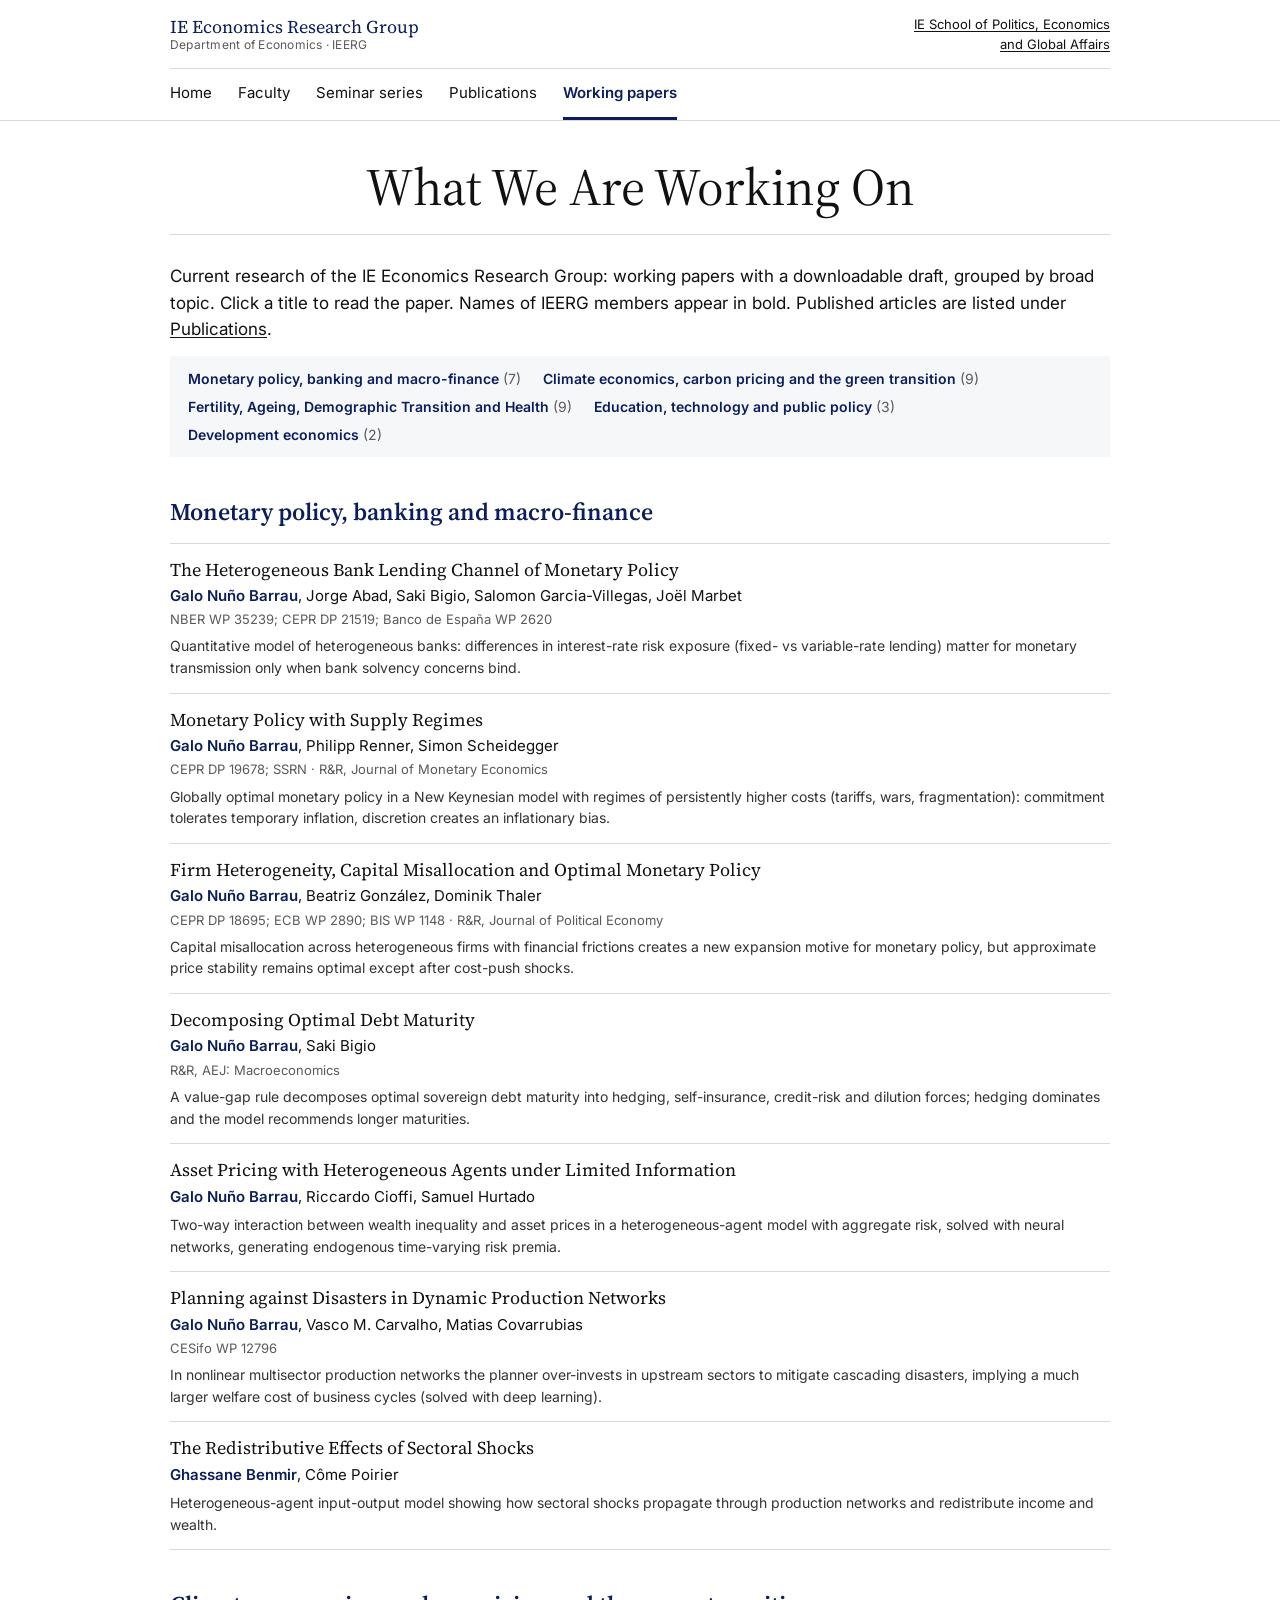
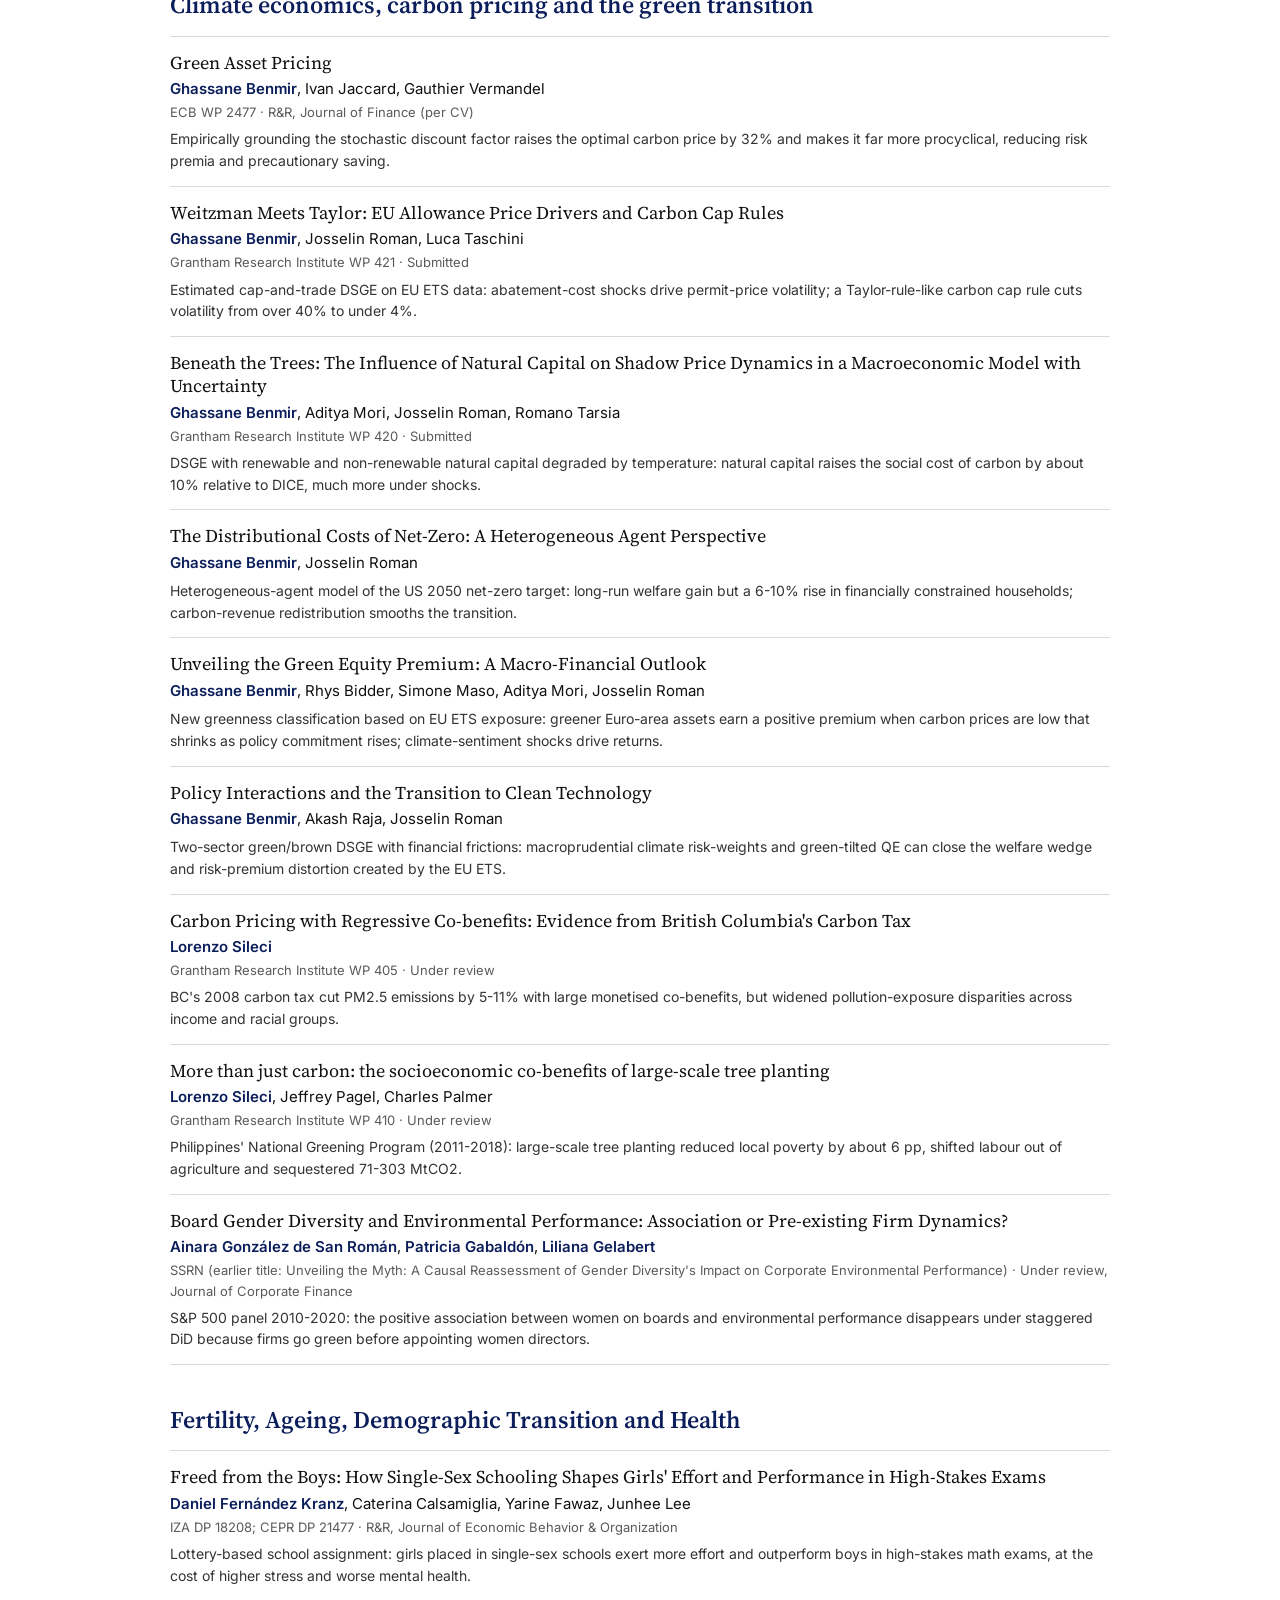
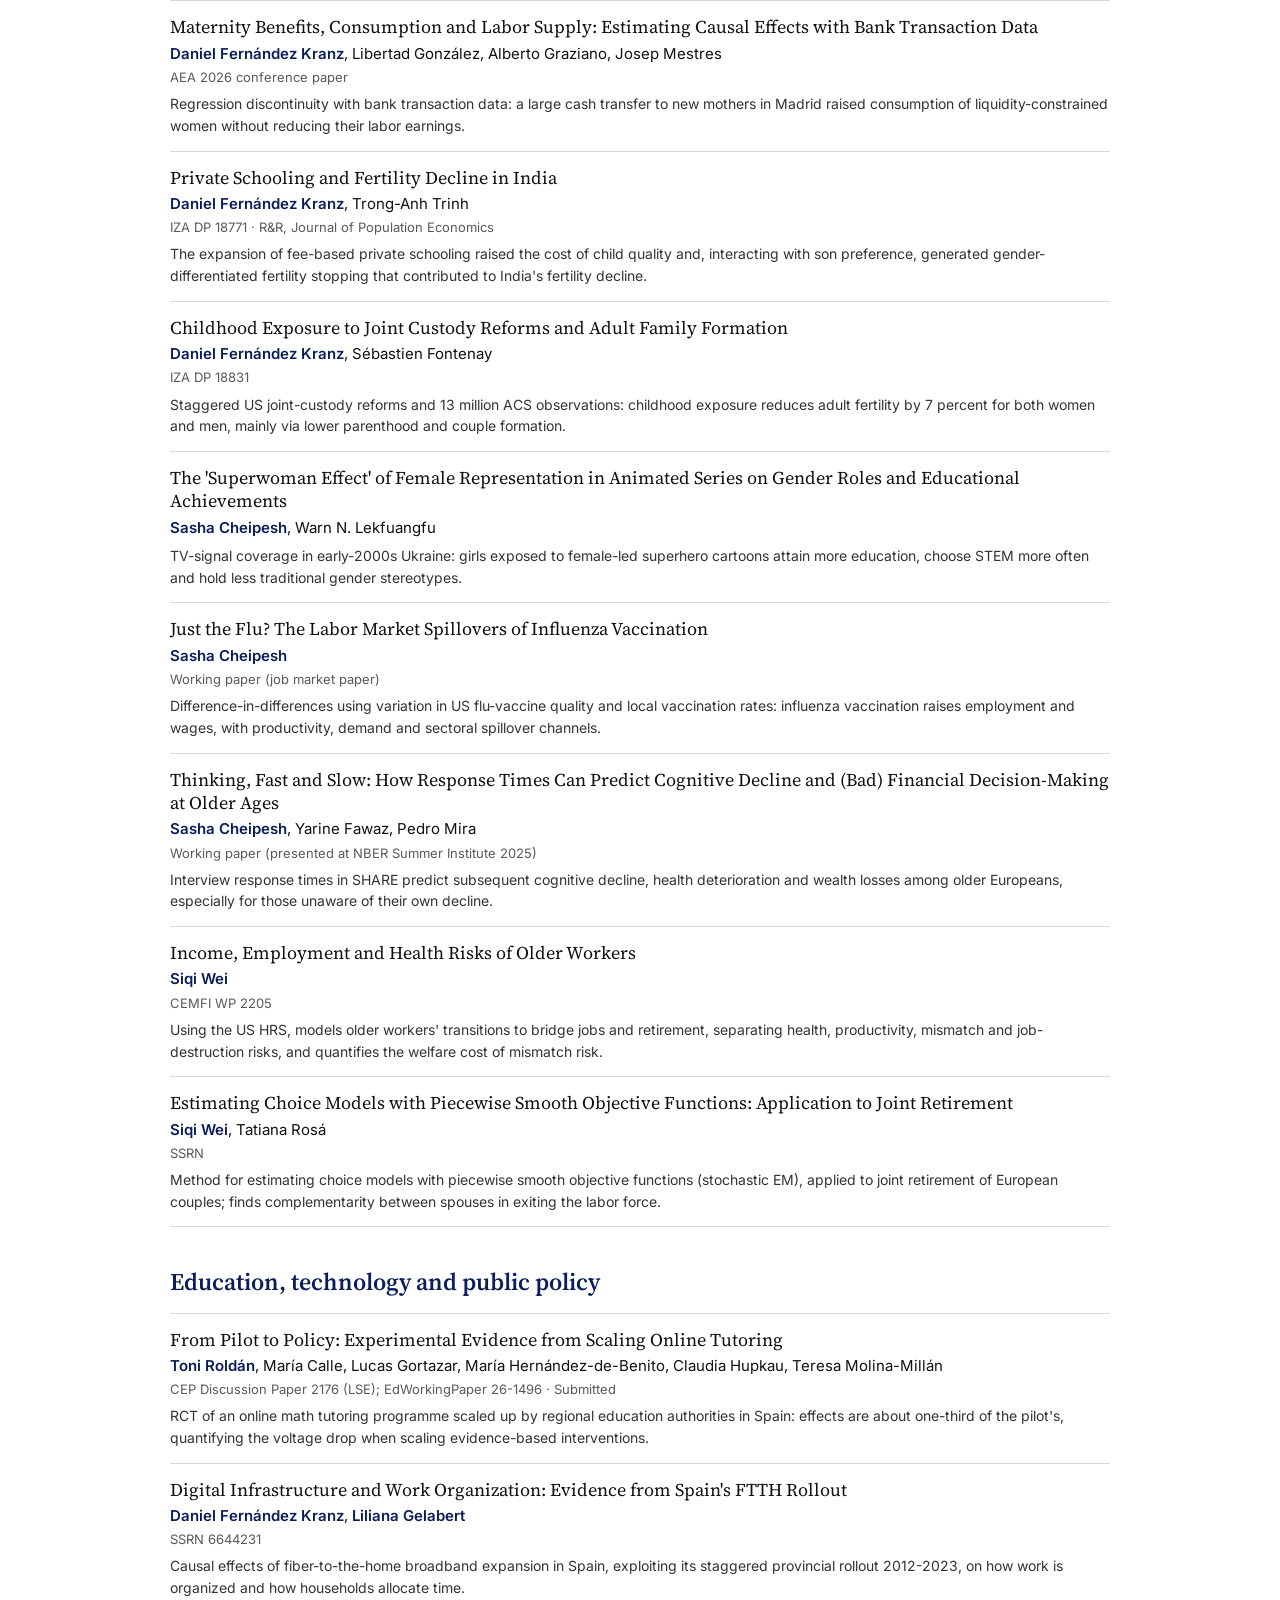
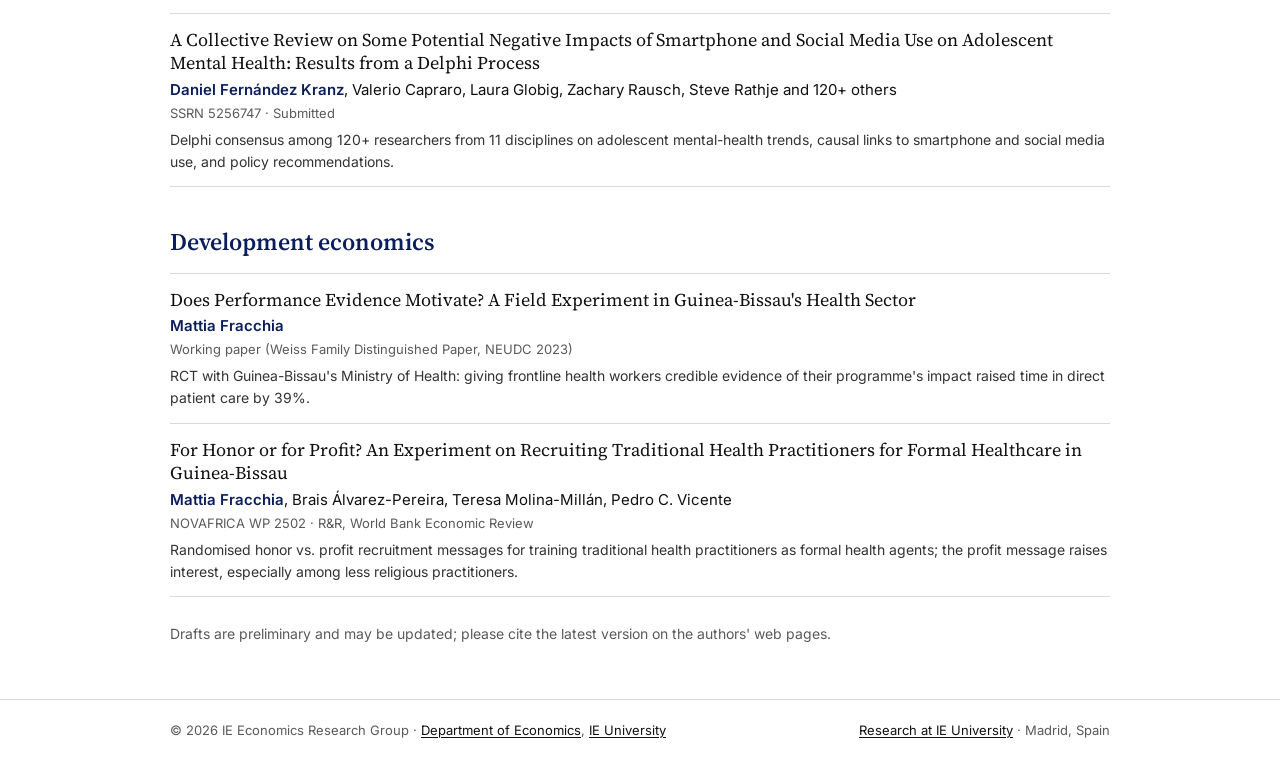
<file: docs/working-papers.html>
<!DOCTYPE html>
<html lang="en">
<head>
<meta charset="utf-8">
<meta name="viewport" content="width=device-width, initial-scale=1">
<title>Working Papers | Current Research, IE University Economics</title>
<meta name="description" content="Current working papers of the IE University Department of Economics by topic: monetary policy and macro-finance, climate economics, fertility, ageing and health, education, development.">
<meta name="keywords" content="economics, IE University, Department of Economics, economics department IE, IE SPEGA, economics seminar Madrid, economics research Madrid, IEERG">
<meta name="robots" content="index, follow">
<link rel="canonical" href="https://ieerg.github.io/working-papers.html">
<meta property="og:type" content="website">
<meta property="og:site_name" content="IE Economics Research Group">
<meta property="og:title" content="Working Papers | Current Research, IE University Economics">
<meta property="og:description" content="Current working papers of the IE University Department of Economics by topic: monetary policy and macro-finance, climate economics, fertility, ageing and health, education, development.">
<meta property="og:url" content="https://ieerg.github.io/working-papers.html">
<meta property="og:image" content="https://ieerg.github.io/img/faculty-montage.jpg">
<meta name="twitter:card" content="summary">

<link rel="preconnect" href="https://fonts.googleapis.com">
<link href="https://fonts.googleapis.com/css2?family=Source+Serif+4:wght@400;600&family=Inter:wght@400;600&display=swap" rel="stylesheet">
<link rel="stylesheet" href="style.css?v=e828fdf0">
</head>
<body>
<header class="top">
  <div class="wrap">
    <div class="topbar">
      <a class="brand" href="index.html">
        <span class="name">IE Economics Research Group<small>Department of Economics · IEERG</small></span>
      </a>
      <div class="school-link"><a href="https://www.ie.edu/school-politics-economics-global-affairs/" target="_blank" rel="noopener">IE School of Politics, Economics and Global Affairs</a></div>
    </div>
    <nav class="main"><ul><li><a href="index.html">Home</a></li><li><a href="faculty.html">Faculty</a></li><li><a href="seminars.html">Seminar series</a></li><li><a href="publications.html">Publications</a></li><li><a href="working-papers.html" class="active">Working papers</a></li></ul></nav>
  </div>
</header>
<main>
  <div class="wrap">

    <h1 class="page-title">What We Are Working On</h1>
    <hr>
    <p class="lead">Current research of the IE Economics Research Group: working papers with a downloadable draft,
    grouped by broad topic. Click a title to read the paper. Names of IEERG members appear in <span class="ieerg">bold</span>.
    Published articles are listed under <a href="publications.html">Publications</a>.</p>
    <ul class="toc"><li><a href="#topic-1">Monetary policy, banking and macro-finance</a> <span class="muted">(7)</span></li><li><a href="#topic-2">Climate economics, carbon pricing and the green transition</a> <span class="muted">(9)</span></li><li><a href="#topic-3">Fertility, Ageing, Demographic Transition and Health</a> <span class="muted">(9)</span></li><li><a href="#topic-4">Education, technology and public policy</a> <span class="muted">(3)</span></li><li><a href="#topic-5">Development economics</a> <span class="muted">(2)</span></li></ul>
    <h2 id="topic-1">Monetary policy, banking and macro-finance</h2><ul class="wps">
        <li>
          <div class="wp-title"><a href="https://www.galonuno.com/uploads/1/3/4/6/134687692/heterogeneous_banks_project.pdf" target="_blank" rel="noopener">The Heterogeneous Bank Lending Channel of Monetary Policy</a></div>
          <div class="wp-authors"><a class="ieerg" href="https://www.galonuno.com/" target="_blank" rel="noopener">Galo Nuño Barrau</a>, Jorge Abad, Saki Bigio, Salomon Garcia-Villegas, Joël Marbet</div>
          <div class="wp-meta">NBER WP 35239; CEPR DP 21519; Banco de España WP 2620</div>
          <p class="wp-summary">Quantitative model of heterogeneous banks: differences in interest-rate risk exposure (fixed- vs variable-rate lending) matter for monetary transmission only when bank solvency concerns bind.</p>
        </li>
        <li>
          <div class="wp-title"><a href="https://www.galonuno.com/uploads/1/3/4/6/134687692/persistent_supply_shocks_nr_optimal_monetary_policy.pdf" target="_blank" rel="noopener">Monetary Policy with Supply Regimes</a></div>
          <div class="wp-authors"><a class="ieerg" href="https://www.galonuno.com/" target="_blank" rel="noopener">Galo Nuño Barrau</a>, Philipp Renner, Simon Scheidegger</div>
          <div class="wp-meta">CEPR DP 19678; SSRN · R&amp;R, Journal of Monetary Economics</div>
          <p class="wp-summary">Globally optimal monetary policy in a New Keynesian model with regimes of persistently higher costs (tariffs, wars, fragmentation): commitment tolerates temporary inflation, discretion creates an inflationary bias.</p>
        </li>
        <li>
          <div class="wp-title"><a href="https://www.galonuno.com/uploads/1/3/4/6/134687692/aer_2026.pdf" target="_blank" rel="noopener">Firm Heterogeneity, Capital Misallocation and Optimal Monetary Policy</a></div>
          <div class="wp-authors"><a class="ieerg" href="https://www.galonuno.com/" target="_blank" rel="noopener">Galo Nuño Barrau</a>, Beatriz González, Dominik Thaler</div>
          <div class="wp-meta">CEPR DP 18695; ECB WP 2890; BIS WP 1148 · R&amp;R, Journal of Political Economy</div>
          <p class="wp-summary">Capital misallocation across heterogeneous firms with financial frictions creates a new expansion motive for monetary policy, but approximate price stability remains optimal except after cost-push shocks.</p>
        </li>
        <li>
          <div class="wp-title"><a href="https://www.galonuno.com/uploads/1/3/4/6/134687692/optimal_debt_maturity_decomposition.pdf" target="_blank" rel="noopener">Decomposing Optimal Debt Maturity</a></div>
          <div class="wp-authors"><a class="ieerg" href="https://www.galonuno.com/" target="_blank" rel="noopener">Galo Nuño Barrau</a>, Saki Bigio</div>
          <div class="wp-meta">R&amp;R, AEJ: Macroeconomics</div>
          <p class="wp-summary">A value-gap rule decomposes optimal sovereign debt maturity into hedging, self-insurance, credit-risk and dilution forces; hedging dominates and the model recommends longer maturities.</p>
        </li>
        <li>
          <div class="wp-title"><a href="https://www.galonuno.com/uploads/1/3/4/6/134687692/wealth_inequality_and_asset_prices.pdf" target="_blank" rel="noopener">Asset Pricing with Heterogeneous Agents under Limited Information</a></div>
          <div class="wp-authors"><a class="ieerg" href="https://www.galonuno.com/" target="_blank" rel="noopener">Galo Nuño Barrau</a>, Riccardo Cioffi, Samuel Hurtado</div>
          
          <p class="wp-summary">Two-way interaction between wealth inequality and asset prices in a heterogeneous-agent model with aggregate risk, solved with neural networks, generating endogenous time-varying risk premia.</p>
        </li>
        <li>
          <div class="wp-title"><a href="https://www.galonuno.com/uploads/1/3/4/6/134687692/rbc_with_production_network_final_compressed.pdf" target="_blank" rel="noopener">Planning against Disasters in Dynamic Production Networks</a></div>
          <div class="wp-authors"><a class="ieerg" href="https://www.galonuno.com/" target="_blank" rel="noopener">Galo Nuño Barrau</a>, Vasco M. Carvalho, Matias Covarrubias</div>
          <div class="wp-meta">CESifo WP 12796</div>
          <p class="wp-summary">In nonlinear multisector production networks the planner over-invests in upstream sectors to mitigate cascading disasters, implying a much larger welfare cost of business cycles (solved with deep learning).</p>
        </li>
        <li>
          <div class="wp-title"><a href="https://ghassanebenmir.com/files/HA_IO_Paper.pdf" target="_blank" rel="noopener">The Redistributive Effects of Sectoral Shocks</a></div>
          <div class="wp-authors"><a class="ieerg" href="https://ghassanebenmir.com/" target="_blank" rel="noopener">Ghassane Benmir</a>, Côme Poirier</div>
          
          <p class="wp-summary">Heterogeneous-agent input-output model showing how sectoral shocks propagate through production networks and redistribute income and wealth.</p>
        </li></ul><h2 id="topic-2">Climate economics, carbon pricing and the green transition</h2><ul class="wps">
        <li>
          <div class="wp-title"><a href="https://ghassanebenmir.com/files/Green_asset_pricing_v2024.pdf" target="_blank" rel="noopener">Green Asset Pricing</a></div>
          <div class="wp-authors"><a class="ieerg" href="https://ghassanebenmir.com/" target="_blank" rel="noopener">Ghassane Benmir</a>, Ivan Jaccard, Gauthier Vermandel</div>
          <div class="wp-meta">ECB WP 2477 · R&amp;R, Journal of Finance (per CV)</div>
          <p class="wp-summary">Empirically grounding the stochastic discount factor raises the optimal carbon price by 32% and makes it far more procyclical, reducing risk premia and precautionary saving.</p>
        </li>
        <li>
          <div class="wp-title"><a href="https://ghassanebenmir.com/files/working-paper-421-Benmir-Roman-et-al.pdf" target="_blank" rel="noopener">Weitzman Meets Taylor: EU Allowance Price Drivers and Carbon Cap Rules</a></div>
          <div class="wp-authors"><a class="ieerg" href="https://ghassanebenmir.com/" target="_blank" rel="noopener">Ghassane Benmir</a>, Josselin Roman, Luca Taschini</div>
          <div class="wp-meta">Grantham Research Institute WP 421 · Submitted</div>
          <p class="wp-summary">Estimated cap-and-trade DSGE on EU ETS data: abatement-cost shocks drive permit-price volatility; a Taylor-rule-like carbon cap rule cuts volatility from over 40% to under 4%.</p>
        </li>
        <li>
          <div class="wp-title"><a href="https://ghassanebenmir.com/files/working-paper-420-Benmir-Mori-et-al.pdf" target="_blank" rel="noopener">Beneath the Trees: The Influence of Natural Capital on Shadow Price Dynamics in a Macroeconomic Model with Uncertainty</a></div>
          <div class="wp-authors"><a class="ieerg" href="https://ghassanebenmir.com/" target="_blank" rel="noopener">Ghassane Benmir</a>, Aditya Mori, Josselin Roman, Romano Tarsia</div>
          <div class="wp-meta">Grantham Research Institute WP 420 · Submitted</div>
          <p class="wp-summary">DSGE with renewable and non-renewable natural capital degraded by temperature: natural capital raises the social cost of carbon by about 10% relative to DICE, much more under shocks.</p>
        </li>
        <li>
          <div class="wp-title"><a href="https://ghassanebenmir.com/files/job-market-paper.pdf" target="_blank" rel="noopener">The Distributional Costs of Net-Zero: A Heterogeneous Agent Perspective</a></div>
          <div class="wp-authors"><a class="ieerg" href="https://ghassanebenmir.com/" target="_blank" rel="noopener">Ghassane Benmir</a>, Josselin Roman</div>
          
          <p class="wp-summary">Heterogeneous-agent model of the US 2050 net-zero target: long-run welfare gain but a 6-10% rise in financially constrained households; carbon-revenue redistribution smooths the transition.</p>
        </li>
        <li>
          <div class="wp-title"><a href="https://ghassanebenmir.com/files/Greenium_Puzzle.pdf" target="_blank" rel="noopener">Unveiling the Green Equity Premium: A Macro-Financial Outlook</a></div>
          <div class="wp-authors"><a class="ieerg" href="https://ghassanebenmir.com/" target="_blank" rel="noopener">Ghassane Benmir</a>, Rhys Bidder, Simone Maso, Aditya Mori, Josselin Roman</div>
          
          <p class="wp-summary">New greenness classification based on EU ETS exposure: greener Euro-area assets earn a positive premium when carbon prices are low that shrinks as policy commitment rises; climate-sentiment shocks drive returns.</p>
        </li>
        <li>
          <div class="wp-title"><a href="https://ghassanebenmir.com/files/Policy_Interaction_vJuly2022.pdf" target="_blank" rel="noopener">Policy Interactions and the Transition to Clean Technology</a></div>
          <div class="wp-authors"><a class="ieerg" href="https://ghassanebenmir.com/" target="_blank" rel="noopener">Ghassane Benmir</a>, Akash Raja, Josselin Roman</div>
          
          <p class="wp-summary">Two-sector green/brown DSGE with financial frictions: macroprudential climate risk-weights and green-tilted QE can close the welfare wedge and risk-premium distortion created by the EU ETS.</p>
        </li>
        <li>
          <div class="wp-title"><a href="https://www.lorenzosileci.com/assets/pdf/JMP.pdf" target="_blank" rel="noopener">Carbon Pricing with Regressive Co-benefits: Evidence from British Columbia&#x27;s Carbon Tax</a></div>
          <div class="wp-authors"><a class="ieerg" href="https://www.lorenzosileci.com" target="_blank" rel="noopener">Lorenzo Sileci</a></div>
          <div class="wp-meta">Grantham Research Institute WP 405 · Under review</div>
          <p class="wp-summary">BC&#x27;s 2008 carbon tax cut PM2.5 emissions by 5-11% with large monetised co-benefits, but widened pollution-exposure disparities across income and racial groups.</p>
        </li>
        <li>
          <div class="wp-title"><a href="https://www.lse.ac.uk/granthaminstitute/wp-content/uploads/2024/07/GRI-working-paper-410-Pagel-et-al_January-2026-update.pdf" target="_blank" rel="noopener">More than just carbon: the socioeconomic co-benefits of large-scale tree planting</a></div>
          <div class="wp-authors"><a class="ieerg" href="https://www.lorenzosileci.com" target="_blank" rel="noopener">Lorenzo Sileci</a>, Jeffrey Pagel, Charles Palmer</div>
          <div class="wp-meta">Grantham Research Institute WP 410 · Under review</div>
          <p class="wp-summary">Philippines&#x27; National Greening Program (2011-2018): large-scale tree planting reduced local poverty by about 6 pp, shifted labour out of agriculture and sequestered 71-303 MtCO2.</p>
        </li>
        <li>
          <div class="wp-title"><a href="https://papers.ssrn.com/sol3/papers.cfm?abstract_id=5214455" target="_blank" rel="noopener">Board Gender Diversity and Environmental Performance: Association or Pre-existing Firm Dynamics?</a></div>
          <div class="wp-authors"><a class="ieerg" href="https://sites.google.com/faculty.ie.edu/ainaragonzalezdesanroman" target="_blank" rel="noopener">Ainara González de San Román</a>, <a class="ieerg" href="https://www.ie.edu/university/about/faculty/patricia-gabaldon-quinones/" target="_blank" rel="noopener">Patricia Gabaldón</a>, <a class="ieerg" href="https://sites.google.com/view/lilianagelabert/home" target="_blank" rel="noopener">Liliana Gelabert</a></div>
          <div class="wp-meta">SSRN (earlier title: Unveiling the Myth: A Causal Reassessment of Gender Diversity&#x27;s Impact on Corporate Environmental Performance) · Under review, Journal of Corporate Finance</div>
          <p class="wp-summary">S&amp;P 500 panel 2010-2020: the positive association between women on boards and environmental performance disappears under staggered DiD because firms go green before appointing women directors.</p>
        </li></ul><h2 id="topic-3">Fertility, Ageing, Demographic Transition and Health</h2><ul class="wps">
        <li>
          <div class="wp-title"><a href="https://docs.iza.org/dp18208.pdf" target="_blank" rel="noopener">Freed from the Boys: How Single-Sex Schooling Shapes Girls&#x27; Effort and Performance in High-Stakes Exams</a></div>
          <div class="wp-authors"><a class="ieerg" href="https://danielfernandezkranz.com/" target="_blank" rel="noopener">Daniel Fernández Kranz</a>, Caterina Calsamiglia, Yarine Fawaz, Junhee Lee</div>
          <div class="wp-meta">IZA DP 18208; CEPR DP 21477 · R&amp;R, Journal of Economic Behavior &amp; Organization</div>
          <p class="wp-summary">Lottery-based school assignment: girls placed in single-sex schools exert more effort and outperform boys in high-stakes math exams, at the cost of higher stress and worse mental health.</p>
        </li>
        <li>
          <div class="wp-title"><a href="https://www.aeaweb.org/conference/2026/program/powerpoint/DEzH6z79" target="_blank" rel="noopener">Maternity Benefits, Consumption and Labor Supply: Estimating Causal Effects with Bank Transaction Data</a></div>
          <div class="wp-authors"><a class="ieerg" href="https://danielfernandezkranz.com/" target="_blank" rel="noopener">Daniel Fernández Kranz</a>, Libertad González, Alberto Graziano, Josep Mestres</div>
          <div class="wp-meta">AEA 2026 conference paper</div>
          <p class="wp-summary">Regression discontinuity with bank transaction data: a large cash transfer to new mothers in Madrid raised consumption of liquidity-constrained women without reducing their labor earnings.</p>
        </li>
        <li>
          <div class="wp-title"><a href="https://docs.iza.org/dp18771.pdf" target="_blank" rel="noopener">Private Schooling and Fertility Decline in India</a></div>
          <div class="wp-authors"><a class="ieerg" href="https://danielfernandezkranz.com/" target="_blank" rel="noopener">Daniel Fernández Kranz</a>, Trong-Anh Trinh</div>
          <div class="wp-meta">IZA DP 18771 · R&amp;R, Journal of Population Economics</div>
          <p class="wp-summary">The expansion of fee-based private schooling raised the cost of child quality and, interacting with son preference, generated gender-differentiated fertility stopping that contributed to India&#x27;s fertility decline.</p>
        </li>
        <li>
          <div class="wp-title"><a href="https://docs.iza.org/dp18831.pdf" target="_blank" rel="noopener">Childhood Exposure to Joint Custody Reforms and Adult Family Formation</a></div>
          <div class="wp-authors"><a class="ieerg" href="https://danielfernandezkranz.com/" target="_blank" rel="noopener">Daniel Fernández Kranz</a>, Sébastien Fontenay</div>
          <div class="wp-meta">IZA DP 18831</div>
          <p class="wp-summary">Staggered US joint-custody reforms and 13 million ACS observations: childhood exposure reduces adult fertility by 7 percent for both women and men, mainly via lower parenthood and couple formation.</p>
        </li>
        <li>
          <div class="wp-title"><a href="https://oleksandracheipesh.github.io/ocheipesh.github.io/Animated_Version_August.pdf" target="_blank" rel="noopener">The &#x27;Superwoman Effect&#x27; of Female Representation in Animated Series on Gender Roles and Educational Achievements</a></div>
          <div class="wp-authors"><a class="ieerg" href="https://oleksandracheipesh.github.io/ocheipesh.github.io/" target="_blank" rel="noopener">Sasha Cheipesh</a>, Warn N. Lekfuangfu</div>
          
          <p class="wp-summary">TV-signal coverage in early-2000s Ukraine: girls exposed to female-led superhero cartoons attain more education, choose STEM more often and hold less traditional gender stereotypes.</p>
        </li>
        <li>
          <div class="wp-title"><a href="https://oleksandracheipesh.github.io/ocheipesh.github.io/JMP_new_version.pdf" target="_blank" rel="noopener">Just the Flu? The Labor Market Spillovers of Influenza Vaccination</a></div>
          <div class="wp-authors"><a class="ieerg" href="https://oleksandracheipesh.github.io/ocheipesh.github.io/" target="_blank" rel="noopener">Sasha Cheipesh</a></div>
          <div class="wp-meta">Working paper (job market paper)</div>
          <p class="wp-summary">Difference-in-differences using variation in US flu-vaccine quality and local vaccination rates: influenza vaccination raises employment and wages, with productivity, demand and sectoral spillover channels.</p>
        </li>
        <li>
          <div class="wp-title"><a href="https://oleksandracheipesh.github.io/ocheipesh.github.io/Time_Stamps_and_Cognitive_Decline.pdf" target="_blank" rel="noopener">Thinking, Fast and Slow: How Response Times Can Predict Cognitive Decline and (Bad) Financial Decision-Making at Older Ages</a></div>
          <div class="wp-authors"><a class="ieerg" href="https://oleksandracheipesh.github.io/ocheipesh.github.io/" target="_blank" rel="noopener">Sasha Cheipesh</a>, Yarine Fawaz, Pedro Mira</div>
          <div class="wp-meta">Working paper (presented at NBER Summer Institute 2025)</div>
          <p class="wp-summary">Interview response times in SHARE predict subsequent cognitive decline, health deterioration and wealth losses among older Europeans, especially for those unaware of their own decline.</p>
        </li>
        <li>
          <div class="wp-title"><a href="https://www.cemfi.es/ftp/wp/2205.pdf" target="_blank" rel="noopener">Income, Employment and Health Risks of Older Workers</a></div>
          <div class="wp-authors"><a class="ieerg" href="https://sites.google.com/cemfi.edu.es/siqiwei/" target="_blank" rel="noopener">Siqi Wei</a></div>
          <div class="wp-meta">CEMFI WP 2205</div>
          <p class="wp-summary">Using the US HRS, models older workers&#x27; transitions to bridge jobs and retirement, separating health, productivity, mismatch and job-destruction risks, and quantifies the welfare cost of mismatch risk.</p>
        </li>
        <li>
          <div class="wp-title"><a href="https://papers.ssrn.com/sol3/papers.cfm?abstract_id=5919887" target="_blank" rel="noopener">Estimating Choice Models with Piecewise Smooth Objective Functions: Application to Joint Retirement</a></div>
          <div class="wp-authors"><a class="ieerg" href="https://sites.google.com/cemfi.edu.es/siqiwei/" target="_blank" rel="noopener">Siqi Wei</a>, Tatiana Rosá</div>
          <div class="wp-meta">SSRN</div>
          <p class="wp-summary">Method for estimating choice models with piecewise smooth objective functions (stochastic EM), applied to joint retirement of European couples; finds complementarity between spouses in exiting the labor force.</p>
        </li></ul><h2 id="topic-4">Education, technology and public policy</h2><ul class="wps">
        <li>
          <div class="wp-title"><a href="https://cep.lse.ac.uk/pubs/download/dp2176.pdf" target="_blank" rel="noopener">From Pilot to Policy: Experimental Evidence from Scaling Online Tutoring</a></div>
          <div class="wp-authors"><a class="ieerg" href="https://www.toniroldan.eu/" target="_blank" rel="noopener">Toni Roldán</a>, María Calle, Lucas Gortazar, María Hernández-de-Benito, Claudia Hupkau, Teresa Molina-Millán</div>
          <div class="wp-meta">CEP Discussion Paper 2176 (LSE); EdWorkingPaper 26-1496 · Submitted</div>
          <p class="wp-summary">RCT of an online math tutoring programme scaled up by regional education authorities in Spain: effects are about one-third of the pilot&#x27;s, quantifying the voltage drop when scaling evidence-based interventions.</p>
        </li>
        <li>
          <div class="wp-title"><a href="https://papers.ssrn.com/sol3/papers.cfm?abstract_id=6644231" target="_blank" rel="noopener">Digital Infrastructure and Work Organization: Evidence from Spain&#x27;s FTTH Rollout</a></div>
          <div class="wp-authors"><a class="ieerg" href="https://danielfernandezkranz.com/" target="_blank" rel="noopener">Daniel Fernández Kranz</a>, <a class="ieerg" href="https://sites.google.com/view/lilianagelabert/home" target="_blank" rel="noopener">Liliana Gelabert</a></div>
          <div class="wp-meta">SSRN 6644231</div>
          <p class="wp-summary">Causal effects of fiber-to-the-home broadband expansion in Spain, exploiting its staggered provincial rollout 2012-2023, on how work is organized and how households allocate time.</p>
        </li>
        <li>
          <div class="wp-title"><a href="https://papers.ssrn.com/sol3/papers.cfm?abstract_id=5256747" target="_blank" rel="noopener">A Collective Review on Some Potential Negative Impacts of Smartphone and Social Media Use on Adolescent Mental Health: Results from a Delphi Process</a></div>
          <div class="wp-authors"><a class="ieerg" href="https://danielfernandezkranz.com/" target="_blank" rel="noopener">Daniel Fernández Kranz</a>, Valerio Capraro, Laura Globig, Zachary Rausch, Steve Rathje and 120+ others</div>
          <div class="wp-meta">SSRN 5256747 · Submitted</div>
          <p class="wp-summary">Delphi consensus among 120+ researchers from 11 disciplines on adolescent mental-health trends, causal links to smartphone and social media use, and policy recommendations.</p>
        </li></ul><h2 id="topic-5">Development economics</h2><ul class="wps">
        <li>
          <div class="wp-title"><a href="https://www.dropbox.com/scl/fi/xasje6jw2z2eehrfud6s7/Fracchia_Performance_Evidence.pdf?rlkey=xo7phixynfpyy9u2wfvsrdwad&amp;dl=0" target="_blank" rel="noopener">Does Performance Evidence Motivate? A Field Experiment in Guinea-Bissau&#x27;s Health Sector</a></div>
          <div class="wp-authors"><a class="ieerg" href="https://mattiafracchia.com/" target="_blank" rel="noopener">Mattia Fracchia</a></div>
          <div class="wp-meta">Working paper (Weiss Family Distinguished Paper, NEUDC 2023)</div>
          <p class="wp-summary">RCT with Guinea-Bissau&#x27;s Ministry of Health: giving frontline health workers credible evidence of their programme&#x27;s impact raised time in direct patient care by 39%.</p>
        </li>
        <li>
          <div class="wp-title"><a href="https://novafrica.org/wp-content/uploads/2025/03/2502.pdf" target="_blank" rel="noopener">For Honor or for Profit? An Experiment on Recruiting Traditional Health Practitioners for Formal Healthcare in Guinea-Bissau</a></div>
          <div class="wp-authors"><a class="ieerg" href="https://mattiafracchia.com/" target="_blank" rel="noopener">Mattia Fracchia</a>, Brais Álvarez-Pereira, Teresa Molina-Millán, Pedro C. Vicente</div>
          <div class="wp-meta">NOVAFRICA WP 2502 · R&amp;R, World Bank Economic Review</div>
          <p class="wp-summary">Randomised honor vs. profit recruitment messages for training traditional health practitioners as formal health agents; the profit message raises interest, especially among less religious practitioners.</p>
        </li></ul>
    <p class="note" style="margin-top:26px">Drafts are preliminary and may be updated; please cite the latest version on the authors' web pages.</p>

  </div>
</main>
<footer>
  <div class="wrap">
    <span>© 2026 IE Economics Research Group · <a href="https://www.ie.edu/economics/" target="_blank" rel="noopener">Department of Economics</a>, <a href="https://www.ie.edu/school-politics-economics-global-affairs/" target="_blank" rel="noopener">IE University</a></span>
    <span><a href="https://www.ie.edu/research/" target="_blank" rel="noopener">Research at IE University</a> · Madrid, Spain</span>
  </div>
</footer>
</body>
</html>
</file>
<file: docs/style.css>
/* IE Economics Research Group (IEERG) — site stylesheet */
:root {
  --ink: #111111;
  --muted: #5a5a5a;
  --line: #d9d9d9;
  --navy: #0b1e5b;   /* IE logo navy */
  --teal: #1f9aa0;   /* IE logo teal */
  --bg: #ffffff;
  --bg-soft: #f6f7f9;
  --serif: "Source Serif 4", "Libre Baskerville", Georgia, "Times New Roman", serif;
  --sans: "Inter", "Helvetica Neue", Arial, sans-serif;
}

* { box-sizing: border-box; }
html { -webkit-text-size-adjust: 100%; }
body {
  margin: 0;
  font-family: var(--sans);
  font-size: 16px;
  line-height: 1.55;
  color: var(--ink);
  background: var(--bg);
}
a { color: var(--ink); text-decoration: underline; text-underline-offset: 2px; }
a:hover { color: var(--navy); }

.wrap { max-width: 980px; margin: 0 auto; padding: 0 20px; }

/* Header */
header.top { border-bottom: 1px solid var(--line); }
.topbar {
  display: flex; align-items: center; justify-content: space-between;
  gap: 16px; padding: 14px 0;
}
.brand { display: flex; align-items: center; gap: 12px; text-decoration: none; }
.brand img { height: 56px; width: auto; }
.brand .name { font-family: var(--serif); font-size: 18px; line-height: 1.2; color: var(--navy); }
.brand .name small { display: block; font-family: var(--sans); font-size: 12px; color: var(--muted); letter-spacing: .02em; }
.school-link { font-size: 13px; color: var(--muted); text-align: right; max-width: 220px; }

nav.main { border-top: 1px solid var(--line); }
nav.main ul { list-style: none; margin: 0; padding: 0; display: flex; flex-wrap: wrap; gap: 4px 26px; }
nav.main a {
  display: inline-block; padding: 12px 0; text-decoration: none;
  font-size: 15px; color: var(--ink); border-bottom: 3px solid transparent;
}
nav.main a:hover { color: var(--navy); }
nav.main a.active { color: var(--navy); border-bottom-color: var(--navy); font-weight: 600; }

/* Page title */
h1.page-title {
  font-family: var(--serif); font-weight: 400; text-align: center;
  font-size: clamp(30px, 5.5vw, 52px); line-height: 1.15;
  margin: 36px 0 18px;
}
h1.page-title + hr { border: 0; border-top: 1px solid var(--line); margin: 0 0 28px; }
h2 { font-family: var(--serif); font-weight: 600; font-size: 24px; margin: 36px 0 12px; color: var(--navy); }
h3 { font-size: 17px; margin: 22px 0 8px; }
p { margin: 0 0 14px; }
.lead { font-size: 17px; }
.muted { color: var(--muted); }
.note { font-size: 14px; color: var(--muted); }

main { padding-bottom: 40px; }

/* Home two-column */
.home-grid { display: grid; grid-template-columns: 1.3fr 1fr; gap: 36px; align-items: start; }
.home-grid figure { margin: 0; }
.home-grid figure img { width: 100%; height: auto; border: 1px solid var(--line); }
.home-grid figcaption { font-size: 13px; color: var(--muted); margin-top: 6px; }
.next-talk { background: var(--bg-soft); border-left: 4px solid var(--teal); padding: 14px 18px; margin: 8px 0 20px; }
.next-talk .label { font-size: 12px; text-transform: uppercase; letter-spacing: .08em; color: var(--muted); }
.next-talk .who { font-family: var(--serif); font-size: 20px; }

/* Faculty grid ("orla") */
.faculty-grid {
  display: grid; grid-template-columns: repeat(4, 1fr); gap: 28px 22px; margin-top: 10px;
}
.person { text-align: center; }
.person img {
  width: 100%; max-width: 190px; aspect-ratio: 1 / 1; object-fit: cover;
  border-radius: 50%; border: 1px solid var(--line); display: block; margin: 0 auto 10px;
}
.person .pname { font-family: var(--serif); font-size: 18px; line-height: 1.25; }
.person .pname a { text-decoration: none; }
.person .pname a:hover { text-decoration: underline; }
.person .ptitle { font-size: 13px; color: var(--muted); margin-top: 3px; }
.person .pfields { font-size: 13px; margin-top: 4px; }
.person .plinks { font-size: 12px; margin-top: 6px; }
.person .plinks a { color: var(--muted); margin: 0 4px; }

/* Faculty detail list */
.bio-list { margin-top: 10px; }
.bio { display: grid; grid-template-columns: 110px 1fr; gap: 18px; padding: 20px 0; border-top: 1px solid var(--line); }
.bio img { width: 110px; height: 110px; border-radius: 50%; object-fit: cover; border: 1px solid var(--line); }
.bio .bname { font-family: var(--serif); font-size: 20px; }
.bio .btitle { color: var(--muted); font-size: 14px; margin-bottom: 8px; }
.bio p { margin-bottom: 8px; }
.bio .blinks { font-size: 14px; }
.bio .blinks a { margin-right: 14px; }

/* Seminars */
.logistics { background: var(--bg-soft); padding: 14px 18px; margin-bottom: 20px; }
.talks { list-style: none; padding: 0; margin: 0; }
.talks li { display: grid; grid-template-columns: 180px 1fr; gap: 14px; padding: 10px 0; border-top: 1px solid var(--line); }
.talks li:last-child { border-bottom: 1px solid var(--line); }
.talks .date { color: var(--muted); font-variant-numeric: tabular-nums; }
.talks .speaker { font-family: var(--serif); font-size: 18px; }
.talks .aff { color: var(--muted); }
.talks .host { font-size: 13px; color: var(--muted); }
.talks .internal { font-size: 12px; color: var(--teal); text-transform: uppercase; letter-spacing: .06em; margin-left: 6px; }
.month { font-family: var(--serif); font-size: 20px; margin: 26px 0 6px; color: var(--navy); }

/* Publications */
.pub-year { font-family: var(--serif); font-size: 26px; color: var(--navy); margin: 34px 0 8px; padding-bottom: 4px; border-bottom: 2px solid var(--navy); }
.pubs { list-style: none; padding: 0; margin: 0; }
.pubs li { padding: 9px 0 9px 22px; text-indent: -22px; border-top: 1px solid var(--line); }
.pubs li:last-child { border-bottom: 1px solid var(--line); }
.pubs .t { font-style: italic; }
.pubs .j { font-weight: 600; }
.pubs .ieerg { color: var(--navy); font-weight: 600; }
.pubs .fc { color: var(--teal); font-size: 13px; }

/* Hiring */
.callout { border: 1px solid var(--line); border-left: 4px solid var(--navy); padding: 18px 22px; margin: 16px 0; }

footer { border-top: 1px solid var(--line); padding: 20px 0 30px; font-size: 13px; color: var(--muted); }
footer .wrap { display: flex; flex-wrap: wrap; justify-content: space-between; gap: 8px; }

@media (max-width: 800px) {
  .home-grid { grid-template-columns: 1fr; }
  .faculty-grid { grid-template-columns: repeat(3, 1fr); gap: 22px 14px; }
  .school-link { display: none; }
}
@media (max-width: 560px) {
  .wrap { padding: 0 16px; }
  .faculty-grid { grid-template-columns: repeat(2, 1fr); }
  .bio { grid-template-columns: 80px 1fr; gap: 12px; }
  .bio img { width: 80px; height: 80px; }
  .talks li { grid-template-columns: 1fr; gap: 2px; }
  nav.main ul { gap: 0 18px; }
  nav.main a { font-size: 14px; padding: 10px 0; }
}

/* Hiring facts list */
ul.facts { list-style: none; padding: 0; margin: 0 0 14px; display: grid; grid-template-columns: 1fr 1fr; gap: 4px 20px; font-size: 15px; }
ul.facts li { padding: 4px 0; border-bottom: 1px solid var(--line); }
@media (max-width: 560px) { ul.facts { grid-template-columns: 1fr; } }

.ttl { font-style: italic; margin: 2px 0; }
.next-talk .ttl { font-size: 15px; }

/* Calendar subscription box */
.subscribe { border: 1px solid var(--line); border-left: 4px solid var(--teal); padding: 14px 18px; margin: 0 0 24px; font-size: 15px; }
.subscribe .sub-links { margin: 10px 0 6px; display: flex; flex-wrap: wrap; gap: 10px; }
.subscribe .sub-links a { display: inline-block; padding: 6px 14px; border: 1px solid var(--navy); border-radius: 4px; text-decoration: none; color: var(--navy); font-weight: 600; font-size: 14px; }
.subscribe .sub-links a:hover { background: var(--navy); color: #fff; }
.subscribe code { font-size: 13px; word-break: break-all; }

/* Working papers */
ul.toc { list-style: none; padding: 12px 18px; margin: 0 0 10px; background: var(--bg-soft); display: flex; flex-wrap: wrap; gap: 6px 22px; font-size: 14px; }
ul.toc a { text-decoration: none; color: var(--navy); font-weight: 600; }
ul.toc a:hover { text-decoration: underline; }
.wps { list-style: none; padding: 0; margin: 0; }
.wps li { padding: 14px 0; border-top: 1px solid var(--line); }
.wps li:last-child { border-bottom: 1px solid var(--line); }
.wp-title { font-family: var(--serif); font-size: 18px; line-height: 1.3; }
.wp-title a { text-decoration: none; }
.wp-title a:hover { text-decoration: underline; }
.wp-authors { font-size: 15px; margin-top: 3px; }
.wp-authors .ieerg { color: var(--navy); font-weight: 600; }
.wp-meta { font-size: 13px; color: var(--muted); margin-top: 2px; }
.wp-summary { font-size: 14px; color: #333; margin: 6px 0 0; }

/* Home: faculty link */
.faculty-link { text-align: center; margin: -8px 0 26px; }
.faculty-link a { display: inline-block; padding: 9px 18px; border: 1px solid var(--navy); border-radius: 4px; color: var(--navy); font-weight: 600; text-decoration: none; }
.faculty-link a:hover { background: var(--navy); color: #fff; }
a.ieerg { color: var(--navy); font-weight: 600; text-decoration: none; }
a.ieerg:hover { text-decoration: underline; }

/* Home: linked faculty portraits */
.montage { display: grid; grid-template-columns: repeat(4, 1fr); gap: 6px; padding: 8px; border: 1px solid var(--line); background: #fff; max-width: 360px; margin: 0 auto; }
.home-grid figcaption { text-align: center; max-width: 360px; margin: 6px auto 0; }
.montage a { display: block; }
.montage img { width: 100%; aspect-ratio: 1 / 1; object-fit: cover; border-radius: 50%; display: block; transition: transform .15s; }
.montage a:hover img { transform: scale(1.06); }
</file>
